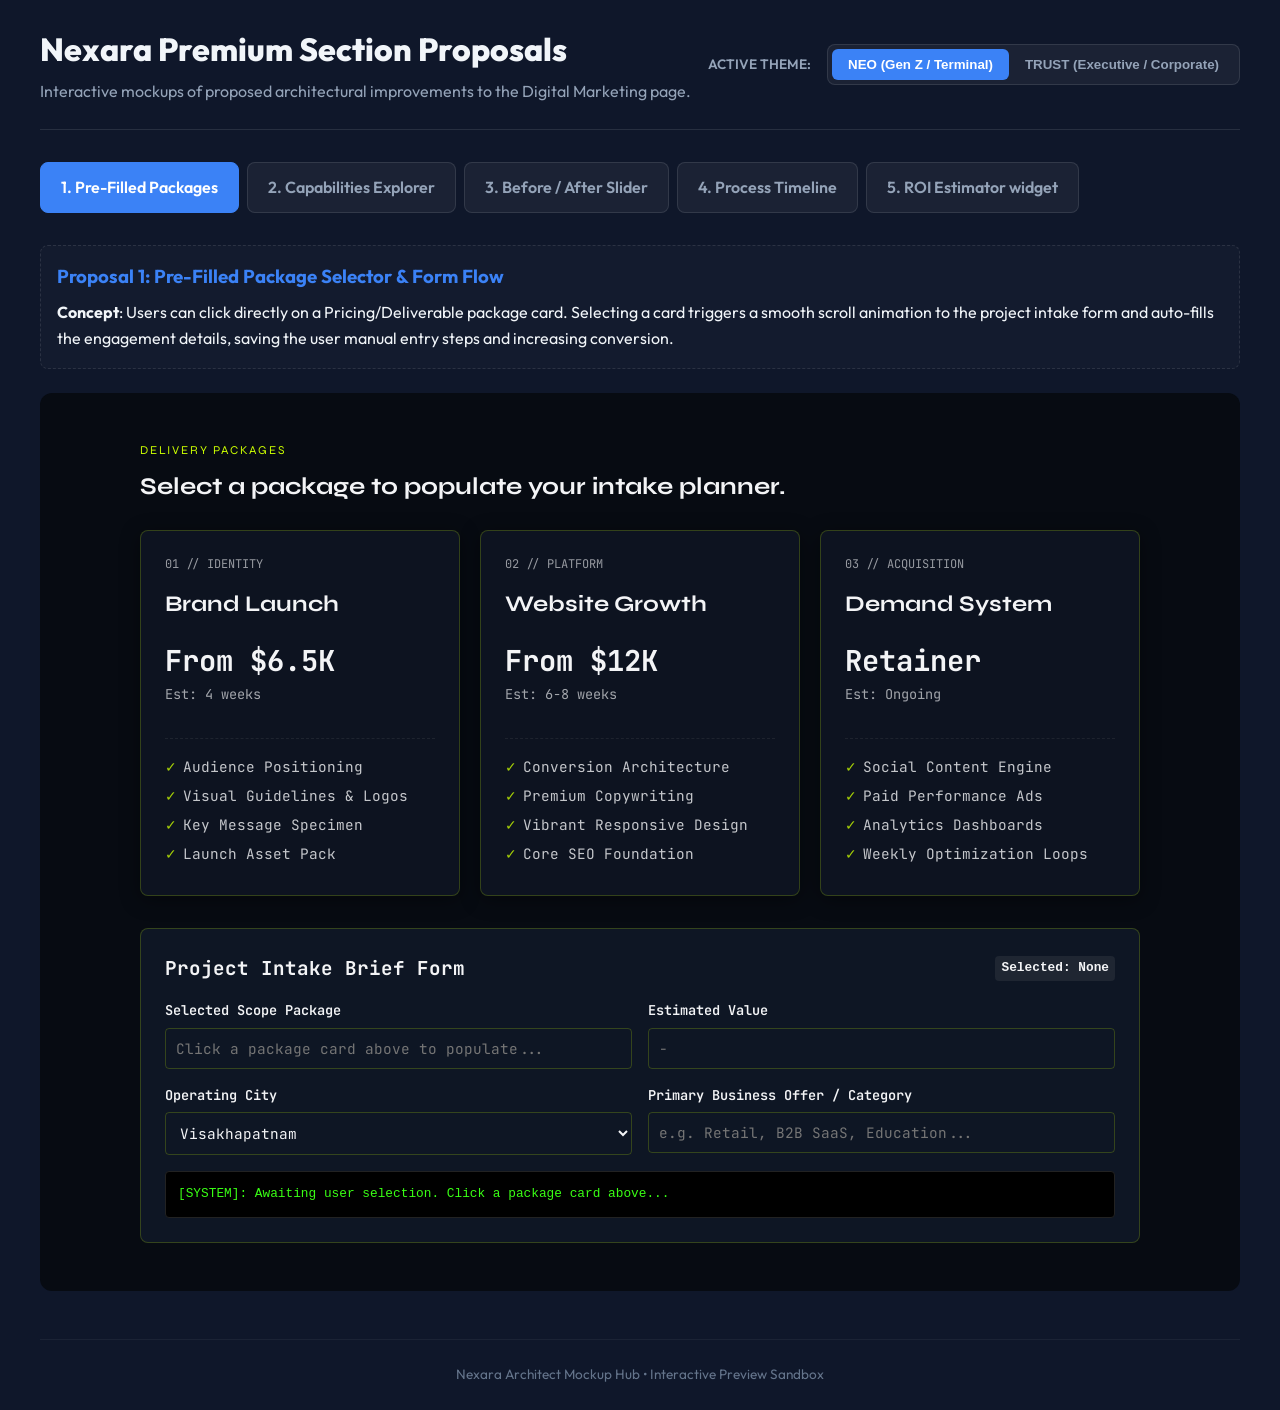
<file: marketing_proposals_mockup.html>
<!DOCTYPE html>
<html lang="en">
<head>
  <meta charset="UTF-8">
  <meta name="viewport" content="width=device-width, initial-scale=1.0">
  <title>Nexara Marketing Proposals Preview Mockup</title>
  <!-- Typography -->
  <link rel="preconnect" href="https://fonts.googleapis.com">
  <link rel="preconnect" href="https://fonts.gstatic.com" crossorigin>
  <link href="https://fonts.googleapis.com/css2?family=JetBrains+Mono:wght@300;400;500;700&family=Libre+Baskerville:ital,wght@0,400;0,700;1,400&family=Outfit:wght@300;400;600;800&family=Syne:wght@500;700;800&display=swap" rel="stylesheet">
  
  <style>
    :root {
      /* Shared basic colors */
      --transition: all 0.3s cubic-bezier(0.25, 0.8, 0.25, 1);
      
      /* Neo Theme variables */
      --neo-bg: #070b12;
      --neo-panel: rgba(16, 24, 39, 0.7);
      --neo-accent: #ccff00;
      --neo-accent-rgb: 204, 255, 0;
      --neo-accent-glow: rgba(204, 255, 0, 0.15);
      --neo-text: #f3f4f6;
      --neo-text-dim: #9ca3af;
      --neo-line: rgba(204, 255, 0, 0.2);
      --neo-font-head: 'Syne', sans-serif;
      --neo-font-body: 'JetBrains Mono', monospace;

      /* Trust Theme variables */
      --trust-bg: #f8fafc;
      --trust-panel: #ffffff;
      --trust-accent: #1e3a8a;
      --trust-accent-rgb: 30, 58, 138;
      --trust-accent-glow: rgba(30, 58, 138, 0.05);
      --trust-text: #1e293b;
      --trust-text-dim: #64748b;
      --trust-line: #e2e8f0;
      --trust-font-head: 'Libre Baskerville', serif;
      --trust-font-body: 'Outfit', sans-serif;
    }

    * {
      box-sizing: border-box;
      margin: 0;
      padding: 0;
    }

    body {
      background: #0f172a;
      color: #f1f5f9;
      font-family: 'Outfit', sans-serif;
      padding: 24px;
      line-height: 1.6;
    }

    header {
      max-width: 1200px;
      margin: 0 auto 32px auto;
      padding-bottom: 24px;
      border-bottom: 1px solid rgba(255, 255, 255, 0.1);
      display: flex;
      justify-content: space-between;
      align-items: center;
      flex-wrap: wrap;
      gap: 16px;
    }

    header h1 {
      font-size: 2rem;
      font-weight: 800;
    }

    header p {
      color: #94a3b8;
      margin-top: 4px;
    }

    /* Theme Selector Switcher */
    .theme-toggle-bar {
      display: flex;
      background: rgba(255, 255, 255, 0.05);
      padding: 4px;
      border-radius: 8px;
      border: 1px solid rgba(255, 255, 255, 0.1);
    }

    .theme-toggle-bar button {
      padding: 8px 16px;
      border: none;
      background: transparent;
      color: #94a3b8;
      font-weight: 600;
      border-radius: 6px;
      cursor: pointer;
      transition: var(--transition);
    }

    .theme-toggle-bar button.active {
      background: #3b82f6;
      color: #ffffff;
    }

    /* Main Grid & Proposals Navbar */
    .proposal-container {
      max-width: 1200px;
      margin: 0 auto;
    }

    .proposal-tabs {
      display: flex;
      gap: 8px;
      margin-bottom: 24px;
      overflow-x: auto;
      padding-bottom: 8px;
    }

    .proposal-tab {
      background: rgba(255, 255, 255, 0.05);
      border: 1px solid rgba(255, 255, 255, 0.1);
      color: #94a3b8;
      padding: 12px 20px;
      border-radius: 8px;
      cursor: pointer;
      font-weight: 600;
      white-space: nowrap;
      transition: var(--transition);
    }

    .proposal-tab:hover {
      background: rgba(255, 255, 255, 0.1);
      color: #ffffff;
    }

    .proposal-tab.active {
      background: #3b82f6;
      border-color: #3b82f6;
      color: #ffffff;
    }

    /* Proposal Wrapper styling */
    .proposal-content-section {
      display: none;
      animation: fadeIn 0.4s ease-out forwards;
    }

    .proposal-content-section.active {
      display: block;
    }

    @keyframes fadeIn {
      from { opacity: 0; transform: translateY(10px); }
      to { opacity: 1; transform: translateY(0); }
    }

    .proposal-intro {
      background: rgba(255, 255, 255, 0.02);
      border: 1px dashed rgba(255, 255, 255, 0.1);
      border-radius: 8px;
      padding: 16px;
      margin-bottom: 24px;
    }

    .proposal-intro h3 {
      color: #3b82f6;
      margin-bottom: 8px;
    }

    /* Theme Area Mockups */
    .preview-canvas {
      border-radius: 12px;
      padding: 48px 24px;
      position: relative;
      overflow: hidden;
      transition: var(--transition);
      min-height: 500px;
      display: flex;
      align-items: center;
      justify-content: center;
    }

    /* Preview Canvas under Neo Mode */
    .preview-canvas.theme-neo {
      background: var(--neo-bg);
      color: var(--neo-text);
      font-family: var(--neo-font-body);
    }

    .preview-canvas.theme-neo h2, 
    .preview-canvas.theme-neo h3,
    .preview-canvas.theme-neo .eyebrow {
      font-family: var(--neo-font-head);
    }

    /* Preview Canvas under Trust Mode */
    .preview-canvas.theme-trust {
      background: var(--trust-bg);
      color: var(--trust-text);
      font-family: var(--trust-font-body);
    }

    .preview-canvas.theme-trust h2,
    .preview-canvas.theme-trust h3,
    .preview-canvas.theme-trust .eyebrow {
      font-family: var(--trust-font-head);
    }

    .eyebrow {
      text-transform: uppercase;
      font-size: 0.75rem;
      letter-spacing: 0.15em;
      margin-bottom: 8px;
      display: block;
    }
    
    .theme-neo .eyebrow { color: var(--neo-accent); }
    .theme-trust .eyebrow { color: var(--trust-accent); font-weight: 700; }

    /* ─── PROPOSAL 1: PACKAGE SELECTOR FLOW ─── */
    .pkg-selector-wrapper {
      width: 100%;
      max-width: 1000px;
    }

    .pkg-grid {
      display: grid;
      grid-template-columns: repeat(auto-fit, minmax(280px, 1fr));
      gap: 20px;
      margin-bottom: 32px;
    }

    /* Cards */
    .pkg-card {
      position: relative;
      border-radius: 8px;
      padding: 24px;
      cursor: pointer;
      display: flex;
      flex-direction: column;
      justify-content: space-between;
      overflow: hidden;
      transition: var(--transition);
    }

    /* Neo Package Card */
    .theme-neo .pkg-card {
      background: var(--neo-panel);
      border: 1px solid var(--neo-line);
      box-shadow: 0 4px 20px rgba(0,0,0,0.4);
    }

    .theme-neo .pkg-card:hover, .theme-neo .pkg-card.selected {
      border-color: var(--neo-accent);
      box-shadow: 0 0 20px var(--neo-accent-glow);
      transform: translateY(-4px);
    }

    /* Trust Package Card */
    .theme-trust .pkg-card {
      background: var(--trust-panel);
      border: 1px solid var(--trust-line);
      box-shadow: 0 4px 12px rgba(0,0,0,0.03);
    }

    .theme-trust .pkg-card:hover, .theme-trust .pkg-card.selected {
      border-color: var(--trust-accent);
      box-shadow: 0 10px 24px rgba(30, 58, 138, 0.08);
      transform: translateY(-4px);
    }

    .pkg-card span {
      font-size: 0.75rem;
      text-transform: uppercase;
      opacity: 0.6;
      margin-bottom: 12px;
      display: block;
    }

    .pkg-card h3 {
      font-size: 1.4rem;
      margin-bottom: 8px;
    }

    .pkg-card .price-row {
      margin: 16px 0;
    }

    .pkg-card .price {
      font-size: 1.8rem;
      font-weight: 700;
    }

    .pkg-card .duration {
      font-size: 0.85rem;
      opacity: 0.65;
    }

    .pkg-card ul {
      list-style: none;
      font-size: 0.9rem;
      opacity: 0.8;
      margin-top: 16px;
      padding-top: 16px;
      border-top: 1px dashed rgba(128,128,128,0.2);
    }

    .pkg-card ul li {
      margin-bottom: 6px;
      display: flex;
      align-items: center;
      gap: 6px;
    }

    .pkg-card ul li::before {
      content: "✓";
      color: inherit;
    }
    .theme-neo .pkg-card ul li::before { color: var(--neo-accent); }
    .theme-trust .pkg-card ul li::before { color: var(--trust-accent); }

    /* Selection Indicator */
    .pkg-badge {
      position: absolute;
      top: 12px;
      right: 12px;
      padding: 2px 8px;
      font-size: 0.7rem;
      border-radius: 4px;
      font-weight: 700;
      opacity: 0;
      transform: scale(0.8);
      transition: var(--transition);
    }

    .theme-neo .pkg-badge {
      background: var(--neo-accent);
      color: #000;
    }
    
    .theme-trust .pkg-badge {
      background: var(--trust-accent);
      color: #fff;
    }

    .pkg-card.selected .pkg-badge {
      opacity: 1;
      transform: scale(1);
    }

    /* Brief Simulator Form Panel */
    .brief-planner-simulator {
      border-radius: 8px;
      padding: 24px;
      transition: var(--transition);
    }

    .theme-neo .brief-planner-simulator {
      background: rgba(16, 24, 39, 0.9);
      border: 1px solid var(--neo-line);
    }

    .theme-trust .brief-planner-simulator {
      background: var(--trust-panel);
      border: 1px solid var(--trust-line);
      box-shadow: 0 4px 12px rgba(0,0,0,0.05);
    }

    .simulator-title {
      font-size: 1.2rem;
      font-weight: 700;
      margin-bottom: 16px;
      display: flex;
      align-items: center;
      justify-content: space-between;
    }

    .sim-tag {
      font-family: monospace;
      font-size: 0.8rem;
      padding: 2px 6px;
      background: rgba(128,128,128,0.15);
      border-radius: 4px;
    }

    .brief-form-fields {
      display: grid;
      grid-template-columns: 1fr 1fr;
      gap: 16px;
    }

    @media (max-width: 768px) {
      .brief-form-fields { grid-template-columns: 1fr; }
    }

    .form-group {
      display: flex;
      flex-direction: column;
      gap: 6px;
    }

    .form-group label {
      font-size: 0.85rem;
      font-weight: 600;
    }

    .form-group input, .form-group select {
      padding: 10px;
      border-radius: 4px;
      font-size: 0.9rem;
      outline: none;
      transition: var(--transition);
      background: transparent;
    }

    .theme-neo .form-group input, .theme-neo .form-group select {
      border: 1px solid var(--neo-line);
      color: var(--neo-text);
      font-family: var(--neo-font-body);
    }

    .theme-neo .form-group input:focus, .theme-neo .form-group select:focus {
      border-color: var(--neo-accent);
      box-shadow: 0 0 8px rgba(var(--neo-accent-rgb), 0.3);
    }

    .theme-trust .form-group input, .theme-trust .form-group select {
      border: 1px solid var(--trust-line);
      color: var(--trust-text);
      font-family: var(--trust-font-body);
      background: #f8fafc;
    }

    .theme-trust .form-group input:focus, .theme-trust .form-group select:focus {
      border-color: var(--trust-accent);
      background: #fff;
    }

    .sim-terminal-output {
      margin-top: 16px;
      background: #000;
      color: #39ff14;
      font-family: monospace;
      padding: 12px;
      border-radius: 4px;
      font-size: 0.8rem;
      max-height: 120px;
      overflow-y: auto;
      border: 1px solid #222;
      display: none;
    }

    .theme-neo .sim-terminal-output {
      display: block;
    }


    /* ─── PROPOSAL 2: CAPABILITIES EXPLORER ─── */
    .explorer-wrapper {
      width: 100%;
      max-width: 1000px;
      display: grid;
      grid-template-columns: 1fr 1fr;
      gap: 24px;
    }

    @media (max-width: 768px) {
      .explorer-wrapper { grid-template-columns: 1fr; }
    }

    .explorer-sidebar {
      display: flex;
      flex-direction: column;
      gap: 10px;
    }

    .explorer-tab-item {
      padding: 16px;
      border-radius: 6px;
      cursor: pointer;
      transition: var(--transition);
      display: flex;
      justify-content: space-between;
      align-items: center;
    }

    /* Neo Explorer Item */
    .theme-neo .explorer-tab-item {
      background: var(--neo-panel);
      border: 1px solid var(--neo-line);
      font-family: var(--neo-font-body);
    }

    .theme-neo .explorer-tab-item.active {
      border-color: var(--neo-accent);
      background: rgba(204, 255, 0, 0.08);
      color: var(--neo-accent);
    }

    /* Trust Explorer Item */
    .theme-trust .explorer-tab-item {
      background: var(--trust-panel);
      border: 1px solid var(--trust-line);
      font-family: var(--trust-font-body);
    }

    .theme-trust .explorer-tab-item.active {
      border-color: var(--trust-accent);
      background: rgba(30, 58, 138, 0.05);
      color: var(--trust-accent);
      font-weight: 600;
    }

    .explorer-detail-pane {
      border-radius: 8px;
      padding: 24px;
      display: flex;
      flex-direction: column;
      justify-content: space-between;
      transition: var(--transition);
    }

    .theme-neo .explorer-detail-pane {
      background: var(--neo-panel);
      border: 1px solid var(--neo-line);
    }

    .theme-trust .explorer-detail-pane {
      background: var(--trust-panel);
      border: 1px solid var(--trust-line);
      box-shadow: 0 4px 12px rgba(0,0,0,0.03);
    }

    .detail-heading {
      font-size: 1.3rem;
      margin-bottom: 12px;
      font-weight: 700;
    }

    .detail-outcome {
      font-size: 0.85rem;
      text-transform: uppercase;
      padding: 2px 8px;
      border-radius: 4px;
      display: inline-block;
      margin-bottom: 16px;
      font-family: monospace;
    }

    .theme-neo .detail-outcome {
      background: rgba(204, 255, 0, 0.1);
      color: var(--neo-accent);
      border: 1px solid var(--neo-line);
    }

    .theme-trust .detail-outcome {
      background: rgba(30, 58, 138, 0.08);
      color: var(--trust-accent);
    }

    .detail-list {
      list-style: none;
      display: flex;
      flex-direction: column;
      gap: 8px;
    }

    .detail-list li {
      font-size: 0.95rem;
      display: flex;
      align-items: center;
      gap: 8px;
    }

    .detail-list li::before {
      content: "▪";
    }

    .theme-neo .detail-list li::before { color: var(--neo-accent); }
    .theme-trust .detail-list li::before { color: var(--trust-accent); }

    .explorer-visual-mock {
      height: 100px;
      border-radius: 6px;
      margin-top: 24px;
      display: flex;
      align-items: center;
      justify-content: center;
      font-size: 0.85rem;
      border: 1px dashed rgba(128,128,128,0.2);
      background: rgba(128,128,128,0.02);
    }


    /* ─── PROPOSAL 3: BEFORE/AFTER SLIDER ─── */
    .slider-showcase-wrapper {
      width: 100%;
      max-width: 750px;
    }

    .comparison-container {
      position: relative;
      width: 100%;
      height: 380px;
      border-radius: 8px;
      overflow: hidden;
      box-sizing: border-box;
      user-select: none;
    }

    .theme-neo .comparison-container {
      border: 1px solid var(--neo-line);
    }

    .theme-trust .comparison-container {
      border: 1px solid var(--trust-line);
      box-shadow: 0 10px 30px rgba(0,0,0,0.08);
    }

    .comp-panel {
      position: absolute;
      top: 0;
      left: 0;
      width: 100%;
      height: 100%;
      overflow: hidden;
    }

    /* Before - Flat stack styled text boxes */
    .comp-before {
      background: #1e293b;
      color: #94a3b8;
      z-index: 1;
      display: flex;
      flex-direction: column;
      justify-content: center;
      padding: 40px;
    }

    .theme-trust .comp-before {
      background: #f1f5f9;
      color: #64748b;
    }

    .before-headline {
      font-size: 1.5rem;
      font-weight: 700;
      margin-bottom: 12px;
      color: #fff;
    }

    .theme-trust .before-headline {
      color: #0f172a;
    }

    .before-stack-box {
      border: 1px solid rgba(128,128,128,0.2);
      padding: 12px;
      border-radius: 4px;
      background: rgba(128,128,128,0.05);
      margin-bottom: 10px;
      font-size: 0.85rem;
    }

    /* After - Interactive Premium designs */
    .comp-after {
      background: #030712;
      color: #e5e7eb;
      z-index: 2;
      width: 50%; /* Adjusted dynamically by JS */
      display: flex;
      flex-direction: column;
      justify-content: center;
      padding: 40px;
      border-right: 2px solid #3b82f6;
    }

    .theme-trust .comp-after {
      background: #ffffff;
      color: #1e293b;
      border-right-color: #1e3a8a;
    }

    .after-content-mock {
      min-width: 670px; /* Keep layout consistent while sliding */
      position: relative;
    }

    .after-grid {
      display: grid;
      grid-template-columns: repeat(2, 1fr);
      gap: 16px;
      margin-top: 16px;
    }

    .after-glass-card {
      border-radius: 8px;
      padding: 16px;
      position: relative;
      overflow: hidden;
      backdrop-filter: blur(8px);
    }

    .theme-neo .after-glass-card {
      background: rgba(16, 24, 39, 0.8);
      border: 1px solid var(--neo-line);
      box-shadow: 0 0 15px rgba(204, 255, 0, 0.04);
    }

    .theme-trust .after-glass-card {
      background: #ffffff;
      border: 1px solid var(--trust-line);
      box-shadow: 0 4px 16px rgba(30, 58, 138, 0.05);
    }

    .glow-dot-mock {
      position: absolute;
      top: 10px;
      right: 10px;
      width: 6px;
      height: 6px;
      border-radius: 50%;
      background: currentColor;
    }

    /* Slider Bar Control overlay */
    .slider-handle {
      position: absolute;
      top: 0;
      left: 50%;
      width: 40px;
      height: 40px;
      margin-left: -20px;
      margin-top: 170px;
      background: #3b82f6;
      border-radius: 50%;
      cursor: ew-resize;
      z-index: 10;
      display: flex;
      align-items: center;
      justify-content: center;
      box-shadow: 0 0 15px rgba(59, 130, 246, 0.5);
      border: 3px solid #fff;
      color: #fff;
      font-weight: bold;
      font-size: 0.9rem;
    }

    .theme-trust .slider-handle {
      background: var(--trust-accent);
      box-shadow: 0 0 15px rgba(30, 58, 138, 0.4);
    }

    .slider-indicator-labels {
      display: flex;
      justify-content: space-between;
      margin-top: 12px;
      font-size: 0.8rem;
      color: #94a3b8;
    }


    /* ─── PROPOSAL 4: PROCESS TIMELINE TRACKER ─── */
    .timeline-wrapper {
      width: 100%;
      max-width: 900px;
    }

    .timeline-steps-container {
      position: relative;
      display: flex;
      justify-content: space-between;
      margin-bottom: 40px;
      padding-top: 20px;
    }

    /* Connect track bar */
    .timeline-steps-container::before {
      content: "";
      position: absolute;
      top: 40px;
      left: 0;
      width: 100%;
      height: 4px;
      background: rgba(128,128,128,0.15);
      z-index: 1;
    }

    .timeline-track-filled {
      position: absolute;
      top: 40px;
      left: 0;
      width: 33%; /* Driven by dynamic selections */
      height: 4px;
      z-index: 2;
      transition: var(--transition);
    }

    .theme-neo .timeline-track-filled {
      background: var(--neo-accent);
      box-shadow: 0 0 10px var(--neo-accent);
    }

    .theme-trust .timeline-track-filled {
      background: var(--trust-accent);
    }

    .timeline-node {
      position: relative;
      z-index: 5;
      display: flex;
      flex-direction: column;
      align-items: center;
      cursor: pointer;
    }

    .node-circle {
      width: 44px;
      height: 44px;
      border-radius: 50%;
      display: flex;
      align-items: center;
      justify-content: center;
      font-weight: 700;
      transition: var(--transition);
      font-size: 0.95rem;
    }

    /* Neo Node circle */
    .theme-neo .node-circle {
      background: #0f172a;
      border: 2px solid var(--neo-line);
      color: var(--neo-text-dim);
    }

    .theme-neo .timeline-node.active .node-circle {
      border-color: var(--neo-accent);
      color: var(--neo-accent);
      box-shadow: 0 0 15px var(--neo-accent-glow);
      background: #070b12;
    }

    /* Trust Node circle */
    .theme-trust .node-circle {
      background: #fff;
      border: 2px solid var(--trust-line);
      color: var(--trust-text-dim);
    }

    .theme-trust .timeline-node.active .node-circle {
      border-color: var(--trust-accent);
      color: #fff;
      background: var(--trust-accent);
    }

    .node-label {
      font-size: 0.85rem;
      margin-top: 10px;
      font-weight: 600;
      transition: var(--transition);
    }

    .timeline-node.active .node-label {
      color: inherit;
    }

    .timeline-active-content-pane {
      border-radius: 8px;
      padding: 32px;
      text-align: center;
      transition: var(--transition);
      animation: fadeIn 0.3s ease-out;
    }

    .theme-neo .timeline-active-content-pane {
      background: var(--neo-panel);
      border: 1px solid var(--neo-line);
    }

    .theme-trust .timeline-active-content-pane {
      background: var(--trust-panel);
      border: 1px solid var(--trust-line);
      box-shadow: 0 4px 20px rgba(0,0,0,0.03);
    }

    .timeline-step-eyebrow {
      font-size: 0.8rem;
      opacity: 0.6;
      margin-bottom: 8px;
    }

    .timeline-step-title {
      font-size: 1.5rem;
      margin-bottom: 12px;
      font-weight: 700;
    }


    /* ─── PROPOSAL 5: ROI ESTIMATOR WIDGET ─── */
    .roi-wrapper {
      width: 100%;
      max-width: 850px;
    }

    .roi-container {
      border-radius: 12px;
      padding: 32px;
      display: grid;
      grid-template-columns: 1fr 1fr;
      gap: 32px;
      transition: var(--transition);
    }

    @media (max-width: 768px) {
      .roi-container { grid-template-columns: 1fr; }
    }

    .theme-neo .roi-container {
      background: var(--neo-panel);
      border: 1px solid var(--neo-line);
    }

    .theme-trust .roi-container {
      background: var(--trust-panel);
      border: 1px solid var(--trust-line);
      box-shadow: 0 10px 30px rgba(0,0,0,0.03);
    }

    .roi-controls {
      display: flex;
      flex-direction: column;
      gap: 24px;
    }

    .roi-slider-group {
      display: flex;
      flex-direction: column;
      gap: 8px;
    }

    .roi-slider-label {
      font-size: 0.9rem;
      font-weight: 600;
      display: flex;
      justify-content: space-between;
    }

    .roi-slider-val {
      font-family: monospace;
      color: inherit;
    }
    .theme-neo .roi-slider-val { color: var(--neo-accent); }
    .theme-trust .roi-slider-val { color: var(--trust-accent); }

    .roi-slider-group input[type="range"] {
      width: 100%;
      height: 6px;
      border-radius: 3px;
      outline: none;
      -webkit-appearance: none;
      background: rgba(128,128,128,0.2);
    }

    .roi-results-pane {
      display: flex;
      flex-direction: column;
      justify-content: center;
      align-items: center;
      text-align: center;
      padding: 24px;
      border-radius: 8px;
      background: rgba(128,128,128,0.03);
      border: 1px solid rgba(128,128,128,0.1);
    }

    .roi-metric-big {
      font-size: 3rem;
      font-weight: 800;
      line-height: 1;
      margin-bottom: 8px;
    }

    .theme-neo .roi-metric-big {
      color: var(--neo-accent);
      text-shadow: 0 0 15px var(--neo-accent-glow);
    }

    .theme-trust .roi-metric-big {
      color: var(--trust-accent);
    }

    .roi-recommendation-box {
      margin-top: 20px;
      font-size: 0.85rem;
      padding: 12px;
      border-radius: 4px;
      background: rgba(128,128,128,0.05);
      width: 100%;
    }

    .theme-neo .roi-recommendation-box {
      border-left: 3px solid var(--neo-accent);
    }

    .theme-trust .roi-recommendation-box {
      border-left: 3px solid var(--trust-accent);
    }
  </style>
</head>
<body>

  <header>
    <div>
      <h1>Nexara Premium Section Proposals</h1>
      <p>Interactive mockups of proposed architectural improvements to the Digital Marketing page.</p>
    </div>
    
    <div style="display: flex; align-items: center; gap: 16px;">
      <span style="font-size: 0.85rem; color: #94a3b8; font-weight: 600;">ACTIVE THEME:</span>
      <div class="theme-toggle-bar">
        <button id="btn-theme-neo" class="active" onclick="setTheme('neo')">NEO (Gen Z / Terminal)</button>
        <button id="btn-theme-trust" onclick="setTheme('trust')">TRUST (Executive / Corporate)</button>
      </div>
    </div>
  </header>

  <div class="proposal-container">
    
    <!-- Tab Controls -->
    <div class="proposal-tabs">
      <div class="proposal-tab active" onclick="showProposal(1)">1. Pre-Filled Packages</div>
      <div class="proposal-tab" onclick="showProposal(2)">2. Capabilities Explorer</div>
      <div class="proposal-tab" onclick="showProposal(3)">3. Before / After Slider</div>
      <div class="proposal-tab" onclick="showProposal(4)">4. Process Timeline</div>
      <div class="proposal-tab" onclick="showProposal(5)">5. ROI Estimator widget</div>
    </div>

    <!-- ──────────────────────────────────────────────
         PROPOSAL 1 SECTION
         ────────────────────────────────────────────── -->
    <section id="proposal-1" class="proposal-content-section active">
      <div class="proposal-intro">
        <h3>Proposal 1: Pre-Filled Package Selector & Form Flow</h3>
        <p><strong>Concept</strong>: Users can click directly on a Pricing/Deliverable package card. Selecting a card triggers a smooth scroll animation to the project intake form and auto-fills the engagement details, saving the user manual entry steps and increasing conversion.</p>
      </div>

      <div class="preview-canvas theme-neo" id="canvas-1">
        <div class="pkg-selector-wrapper">
          <span class="eyebrow">Delivery Packages</span>
          <h2 style="margin-bottom: 24px;">Select a package to populate your intake planner.</h2>

          <div class="pkg-grid">
            
            <div class="pkg-card" onclick="selectPackage(this, 'Brand Launch', '$6,500+', '4 weeks')">
              <div class="pkg-badge">SELECTED</div>
              <div>
                <span>01 // IDENTITY</span>
                <h3>Brand Launch</h3>
                <div class="price-row">
                  <div class="price">From $6.5K</div>
                  <div class="duration">Est: 4 weeks</div>
                </div>
              </div>
              <ul>
                <li>Audience Positioning</li>
                <li>Visual Guidelines & Logos</li>
                <li>Key Message Specimen</li>
                <li>Launch Asset Pack</li>
              </ul>
            </div>

            <div class="pkg-card" onclick="selectPackage(this, 'Website Growth', '$12,000+', '6-8 weeks')">
              <div class="pkg-badge">SELECTED</div>
              <div>
                <span>02 // PLATFORM</span>
                <h3>Website Growth</h3>
                <div class="price-row">
                  <div class="price">From $12K</div>
                  <div class="duration">Est: 6-8 weeks</div>
                </div>
              </div>
              <ul>
                <li>Conversion Architecture</li>
                <li>Premium Copywriting</li>
                <li>Vibrant Responsive Design</li>
                <li>Core SEO Foundation</li>
              </ul>
            </div>

            <div class="pkg-card" onclick="selectPackage(this, 'Demand System', 'Retainer-based', 'Monthly')">
              <div class="pkg-badge">SELECTED</div>
              <div>
                <span>03 // ACQUISITION</span>
                <h3>Demand System</h3>
                <div class="price-row">
                  <div class="price">Retainer</div>
                  <div class="duration">Est: Ongoing</div>
                </div>
              </div>
              <ul>
                <li>Social Content Engine</li>
                <li>Paid Performance Ads</li>
                <li>Analytics Dashboards</li>
                <li>Weekly Optimization Loops</li>
              </ul>
            </div>

          </div>

          <!-- The Intake Planner Simulator -->
          <div class="brief-planner-simulator">
            <div class="simulator-title">
              <span>Project Intake Brief Form</span>
              <span class="sim-tag" id="brief-selected-tag">Selected: None</span>
            </div>
            
            <div class="brief-form-fields">
              <div class="form-group">
                <label>Selected Scope Package</label>
                <input type="text" id="form-package-name" readonly placeholder="Click a package card above to populate...">
              </div>
              <div class="form-group">
                <label>Estimated Value</label>
                <input type="text" id="form-package-price" readonly placeholder="-">
              </div>
              <div class="form-group">
                <label>Operating City</label>
                <select id="form-city">
                  <option>Visakhapatnam</option>
                  <option>Hyderabad</option>
                  <option>Bangalore</option>
                  <option>Remote / Global</option>
                </select>
              </div>
              <div class="form-group">
                <label>Primary Business Offer / Category</label>
                <input type="text" placeholder="e.g. Retail, B2B SaaS, Education...">
              </div>
            </div>

            <div class="sim-terminal-output" id="terminal-p1">
              [SYSTEM]: Awaiting user selection. Click a package card above...
            </div>
          </div>

        </div>
      </div>
    </section>

    <!-- ──────────────────────────────────────────────
         PROPOSAL 2 SECTION
         ────────────────────────────────────────────── -->
    <section id="proposal-2" class="proposal-content-section">
      <div class="proposal-intro">
        <h3>Proposal 2: Dynamic Capabilities Explorer</h3>
        <p><strong>Concept</strong>: Instead of stacking all deliverables in a massive static table, this explorer groups skills into tabbed panes. The user clicks a capability to view its outcomes, concrete deliverables, and visual meta charts instantly.</p>
      </div>

      <div class="preview-canvas theme-neo" id="canvas-2">
        <div class="explorer-wrapper">
          
          <div class="explorer-sidebar">
            <span class="eyebrow">Capabilities</span>
            <div class="explorer-tab-item active" onclick="exploreCapability(this, 'Brand Systems', 'Clear market identity', ['Positioning matrix', 'Visual asset styles', 'Brand guidelines specimen', 'Market launch starter-kit'])">
              <span>Brand Systems</span>
              <span>→</span>
            </div>
            <div class="explorer-tab-item" onclick="exploreCapability(this, 'Websites', 'High-conversion frontend', ['UX structural paths', 'Landing page layouts', 'Copy hierarchy frameworks', 'Fully responsive assets'])">
              <span>Websites</span>
              <span>→</span>
            </div>
            <div class="explorer-tab-item" onclick="exploreCapability(this, 'Social Media', 'Consistent channel footprint', ['Content pillar setup', 'Visual calendar templates', 'Rich carousel layouts', 'Publishing workflows'])">
              <span>Social Media</span>
              <span>→</span>
            </div>
            <div class="explorer-tab-item" onclick="exploreCapability(this, 'Performance Ads', 'Calculated client acquisition', ['Ad account infrastructure', 'Creative variations tests', 'Audience targeting matrices', 'Weekly spend audit sheets'])">
              <span>Performance Ads</span>
              <span>→</span>
            </div>
          </div>

          <div class="explorer-detail-pane">
            <div>
              <span class="eyebrow">Outcome / Focus</span>
              <div class="detail-outcome" id="exp-outcome">Clear market identity</div>
              <div class="detail-heading" id="exp-title">Brand Systems</div>
              
              <p style="margin-bottom: 16px; font-size: 0.9rem; opacity: 0.8;">Concrete deliverables generated under this service:</p>
              <ul class="detail-list" id="exp-list">
                <li>Positioning matrix</li>
                <li>Visual asset styles</li>
                <li>Brand guidelines specimen</li>
                <li>Market launch starter-kit</li>
              </ul>
            </div>

            <div class="explorer-visual-mock" id="exp-visual-indicator">
              Visual System Blueprint active
            </div>
          </div>

        </div>
      </div>
    </section>

    <!-- ──────────────────────────────────────────────
         PROPOSAL 3 SECTION
         ────────────────────────────────────────────── -->
    <section id="proposal-3" class="proposal-content-section">
      <div class="proposal-intro">
        <h3>Proposal 3: Interactive Before / After Design Slider</h3>
        <p><strong>Concept</strong>: A highly interactive slider module comparing standard stacked text cards (representing generic marketing structures) vs. Nexara's premium interactive cards. Users drag the slider handle left/right to reveal the difference in real-time.</p>
      </div>

      <div class="preview-canvas theme-neo" id="canvas-3">
        <div class="slider-showcase-wrapper">
          <span class="eyebrow">Design Standard</span>
          <h2 style="margin-bottom: 24px;">Slide to reveal the Nexara design standard.</h2>

          <div class="comparison-container" id="comp-box">
            
            <!-- BEFORE -->
            <div class="comp-panel comp-before">
              <div style="max-width: 600px;">
                <div class="before-headline">The Standard Stacked Text Box</div>
                <p style="margin-bottom: 20px; font-size: 0.9rem;">Generic marketing agencies list services in flat, uninspired text grids. They look dry and receive zero user engagement.</p>
                <div class="before-stack-box">
                  <strong>Brand Naming:</strong> We name your business and choose matching domain paths.
                </div>
                <div class="before-stack-box">
                  <strong>Landing Pages:</strong> We design standard templates on corporate platforms.
                </div>
              </div>
            </div>

            <!-- AFTER -->
            <div class="comp-panel comp-after" id="comp-after-pane">
              <div class="after-content-mock">
                <div class="before-headline">Nexara Interactive Spotlights</div>
                <p style="margin-bottom: 20px; font-size: 0.9rem; opacity: 0.85;">We build custom, dynamic mockups with cursor-tracking spotlight layers that feel premium and responsive.</p>
                <div class="after-grid">
                  <div class="after-glass-card">
                    <div class="glow-dot-mock"></div>
                    <h4 style="margin-bottom: 4px; font-size: 1rem;">Brand Specimen</h4>
                    <p style="font-size: 0.75rem; opacity: 0.7;">Custom typographic guides and palettes that command attention.</p>
                  </div>
                  <div class="after-glass-card">
                    <div class="glow-dot-mock"></div>
                    <h4 style="margin-bottom: 4px; font-size: 1rem;">Web Mockup</h4>
                    <p style="font-size: 0.75rem; opacity: 0.7;">Fully interactive layout components built to increase conversions.</p>
                  </div>
                </div>
              </div>
            </div>

            <!-- Slider Handle -->
            <div class="slider-handle" id="slider-handle-ctrl">↔</div>

          </div>

          <div class="slider-indicator-labels">
            <span>← DRAG RIGHT FOR NEXARA CODE</span>
            <span>DRAG LEFT FOR GENERIC GRID →</span>
          </div>
        </div>
      </div>
    </section>

    <!-- ──────────────────────────────────────────────
         PROPOSAL 4 SECTION
         ────────────────────────────────────────────── -->
    <section id="proposal-4" class="proposal-content-section">
      <div class="proposal-intro">
        <h3>Proposal 4: Interactive Progress Timeline</h3>
        <p><strong>Concept</strong>: Replaces static "How it works" columns with an interactive stepper timeline. Clicking steps shows the precise workflows, actions, and milestones for each stage, mapping the client path cleanly.</p>
      </div>

      <div class="preview-canvas theme-neo" id="canvas-4">
        <div class="timeline-wrapper">
          <span class="eyebrow">Delivery Pipeline</span>
          <h2 style="margin-bottom: 20px;">The Engagement Workflow</h2>

          <div class="timeline-steps-container">
            <div class="timeline-track-filled" id="time-track"></div>
            
            <div class="timeline-node active" onclick="activateStep(this, 1, 'Position', 'Clarify audience constraints, service categories, core offers, and credibility matrices before designing assets.')">
              <div class="node-circle">01</div>
              <div class="node-label">Position</div>
            </div>

            <div class="timeline-node" onclick="activateStep(this, 2, 'Build Assets', 'Assemble brand voice libraries, visual guidelines, conversion-focused landing pages, and initial ad copy variations.')">
              <div class="node-circle">02</div>
              <div class="node-label">Build</div>
            </div>

            <div class="timeline-node" onclick="activateStep(this, 3, 'Launch', 'Establish primary search indexing configurations, initialize content distribution templates, and open initial acquisition layers.')">
              <div class="node-circle">03</div>
              <div class="node-label">Launch</div>
            </div>

            <div class="timeline-node" onclick="activateStep(this, 4, 'Optimize', 'Conduct analytics dashboard audits, experiment with high-click ad creative variations, and scale high-value search nodes.')">
              <div class="node-circle">04</div>
              <div class="node-label">Optimize</div>
            </div>
          </div>

          <div class="timeline-active-content-pane">
            <div class="timeline-step-eyebrow" id="time-step-tag">STAGE 01 // PREPARATION</div>
            <div class="timeline-step-title" id="time-step-title">Position</div>
            <p id="time-step-desc" style="max-width: 600px; margin: 0 auto; font-size: 0.95rem; opacity: 0.85;">
              Clarify audience constraints, service categories, core offers, and credibility matrices before designing assets.
            </p>
          </div>

        </div>
      </div>
    </section>

    <!-- ──────────────────────────────────────────────
         PROPOSAL 5 SECTION
         ────────────────────────────────────────────── -->
    <section id="proposal-5" class="proposal-content-section">
      <div class="proposal-intro">
        <h3>Proposal 5: Interactive ROI & Brief Estimator</h3>
        <p><strong>Concept</strong>: A high-engagement calculator widget. By adjusting visitor volume and conversion target slides, prospect clients get immediate, visual proof of conversion values, prompting them to initiate a custom campaign scope brief.</p>
      </div>

      <div class="preview-canvas theme-neo" id="canvas-5">
        <div class="roi-wrapper">
          <span class="eyebrow">Conversion Calculator</span>
          <h2 style="margin-bottom: 24px;">Project the value of an optimized conversion funnel.</h2>

          <div class="roi-container">
            
            <div class="roi-controls">
              <div class="roi-slider-group">
                <div class="roi-slider-label">
                  <span>Current Monthly Visitors</span>
                  <span class="roi-slider-val" id="val-visitors">15,000</span>
                </div>
                <input type="range" id="input-visitors" min="1000" max="100000" step="1000" value="15000" oninput="calculateROI()">
              </div>

              <div class="roi-slider-group">
                <div class="roi-slider-label">
                  <span>Average Lead Value ($)</span>
                  <span class="roi-slider-val" id="val-value">$150</span>
                </div>
                <input type="range" id="input-value" min="10" max="1000" step="10" value="150" oninput="calculateROI()">
              </div>

              <div class="roi-slider-group">
                <div class="roi-slider-label">
                  <span>Conversion Optimization Rate</span>
                  <span class="roi-slider-val" id="val-conversion">2.4%</span>
                </div>
                <input type="range" id="input-conversion" min="0.5" max="8.0" step="0.1" value="2.4" oninput="calculateROI()">
              </div>
            </div>

            <div class="roi-results-pane">
              <span class="eyebrow">Projected Monthly Value</span>
              <div class="roi-metric-big" id="roi-metric-result">$54,000</div>
              <p style="font-size: 0.85rem; opacity: 0.75; margin-bottom: 16px;">Based on <span id="res-leads">360</span> estimated conversions per month</p>
              
              <div class="roi-recommendation-box" id="roi-reco">
                <strong>Recommended Scope:</strong> Website Growth & Conversion Optimization.
              </div>
            </div>

          </div>
        </div>
      </div>
    </section>

  </div>

  <footer style="max-width: 1200px; margin: 48px auto 0 auto; text-align: center; color: #64748b; font-size: 0.85rem; border-top: 1px solid rgba(255,255,255,0.05); padding-top: 24px;">
    Nexara Architect Mockup Hub • Interactive Preview Sandbox
  </footer>

  <script>
    let activeTheme = 'neo';

    function setTheme(theme) {
      activeTheme = theme;
      
      // Update toggle buttons
      document.getElementById('btn-theme-neo').classList.toggle('active', theme === 'neo');
      document.getElementById('btn-theme-trust').classList.toggle('active', theme === 'trust');
      
      // Update preview canvas wrappers
      for(let i=1; i<=5; i++) {
        const canvas = document.getElementById(`canvas-${i}`);
        if(canvas) {
          canvas.className = `preview-canvas theme-${theme}`;
        }
      }

      // Re-trigger calculations & details formatting
      calculateROI();
    }

    function showProposal(index) {
      // Hide all proposal sections
      const sections = document.querySelectorAll('.proposal-content-section');
      sections.forEach(s => s.classList.remove('active'));

      // Show targeted section
      const activeSec = document.getElementById(`proposal-${index}`);
      if (activeSec) activeSec.classList.add('active');

      // Update tabs active state
      const tabs = document.querySelectorAll('.proposal-tab');
      tabs.forEach((t, idx) => {
        t.classList.toggle('active', idx + 1 === index);
      });
    }

    // ──────────────────────────────────────────────
    // PROPOSAL 1: PACKAGE SELECTOR INTERACTIONS
    // ──────────────────────────────────────────────
    function selectPackage(cardElement, name, val, est) {
      // Unselect all card elements
      const cards = document.querySelectorAll('.pkg-card');
      cards.forEach(c => c.classList.remove('selected'));

      // Select target
      cardElement.classList.add('selected');

      // Fill in input fields
      document.getElementById('form-package-name').value = name;
      document.getElementById('form-package-price').value = val;

      // Update badge
      document.getElementById('brief-selected-tag').innerText = `Selected: ${name}`;

      // Feed terminal logger
      const terminal = document.getElementById('terminal-p1');
      if (terminal) {
        terminal.innerText = `[SYSTEM LOG]: Package connection established.\n` +
          `>> Selected: "${name}"\n` +
          `>> Est. Tier: "${val}" (Schedule: ${est})\n` +
          `[LOG]: Scope injected into Brief builder successfully. Form parameters pre-filled.`;
      }
    }

    // ──────────────────────────────────────────────
    // PROPOSAL 2: CAPABILITIES EXPLORER
    // ──────────────────────────────────────────────
    function exploreCapability(tabElement, title, outcome, deliverables) {
      // Toggle active states on side list
      const items = document.querySelectorAll('.explorer-tab-item');
      items.forEach(i => i.classList.remove('active'));
      tabElement.classList.add('active');

      // Update target detail pane
      document.getElementById('exp-title').innerText = title;
      document.getElementById('exp-outcome').innerText = outcome;

      // Populate deliverables list
      const listContainer = document.getElementById('exp-list');
      listContainer.innerHTML = '';
      deliverables.forEach(d => {
        const li = document.createElement('li');
        li.innerText = d;
        listContainer.appendChild(li);
      });

      // Update visual indicator text
      document.getElementById('exp-visual-indicator').innerText = `${title} blueprint mockup loaded.`;
    }

    // ──────────────────────────────────────────────
    // PROPOSAL 3: BEFORE / AFTER SLIDER
    // ──────────────────────────────────────────────
    const compBox = document.getElementById('comp-box');
    const compAfterPane = document.getElementById('comp-after-pane');
    const sliderHandle = document.getElementById('slider-handle-ctrl');
    let isDragging = false;

    // Handle Desktop dragging
    sliderHandle.addEventListener('mousedown', () => isDragging = true);
    window.addEventListener('mouseup', () => isDragging = false);
    window.addEventListener('mousemove', (e) => {
      if(!isDragging) return;
      updateSlider(e.clientX);
    });

    // Handle Mobile touch
    sliderHandle.addEventListener('touchstart', () => isDragging = true);
    window.addEventListener('touchend', () => isDragging = false);
    window.addEventListener('touchmove', (e) => {
      if(!isDragging) return;
      updateSlider(e.touches[0].clientX);
    });

    function updateSlider(clientX) {
      const rect = compBox.getBoundingClientRect();
      const relativeX = clientX - rect.left;
      let percent = (relativeX / rect.width) * 100;
      
      // Constrain inside bounds
      if (percent < 0) percent = 0;
      if (percent > 100) percent = 100;

      // Apply widths
      compAfterPane.style.width = `${percent}%`;
      sliderHandle.style.left = `${percent}%`;
    }

    // ──────────────────────────────────────────────
    // PROPOSAL 4: PROCESS TIMELINE
    // ──────────────────────────────────────────────
    function activateStep(nodeElement, stepNum, title, description) {
      // Deactivate all steps
      const nodes = document.querySelectorAll('.timeline-node');
      nodes.forEach(n => n.classList.remove('active'));

      // Activate active step
      nodeElement.classList.add('active');

      // Adjust connector background fills
      const percentage = ((stepNum - 1) / 3) * 100;
      document.getElementById('time-track').style.width = `${percentage}%`;

      // Update detail pane
      document.getElementById('time-step-tag').innerText = `STAGE 0${stepNum} // PIPELINE PHASE`;
      document.getElementById('time-step-title').innerText = title;
      document.getElementById('time-step-desc').innerText = description;
    }

    // ──────────────────────────────────────────────
    // PROPOSAL 5: ROI CALCULATOR
    // ──────────────────────────────────────────────
    function calculateROI() {
      const visitors = parseInt(document.getElementById('input-visitors').value);
      const val = parseInt(document.getElementById('input-value').value);
      const conversion = parseFloat(document.getElementById('input-conversion').value);

      // Format displays on sliders
      document.getElementById('val-visitors').innerText = visitors.toLocaleString();
      document.getElementById('val-value').innerText = `$${val}`;
      document.getElementById('val-conversion').innerText = `${conversion}%`;

      // Compute outcomes
      const leads = Math.round(visitors * (conversion / 100));
      const valueGained = leads * val;

      // Update results
      document.getElementById('res-leads').innerText = leads.toLocaleString();
      document.getElementById('roi-metric-result').innerText = `$${valueGained.toLocaleString()}`;

      // Recommendations mapping
      const recoBox = document.getElementById('roi-reco');
      if (valueGained < 5000) {
        recoBox.innerHTML = `<strong>Recommended Plan:</strong> Brand Launch Package.<br>Prioritize branding metrics to command higher service premium rates.`;
      } else if (valueGained < 30000) {
        recoBox.innerHTML = `<strong>Recommended Plan:</strong> Website Growth Platform.<br>Optimize structural layouts to convert leaks and double traffic value.`;
      } else {
        recoBox.innerHTML = `<strong>Recommended Plan:</strong> Full-Stack Demand Campaign System.<br>Connect performance paid channels to compound scale and sustain lead volume.`;
      }
    }

    // Initial estimation
    calculateROI();
  </script>
</body>
</html>
</file>
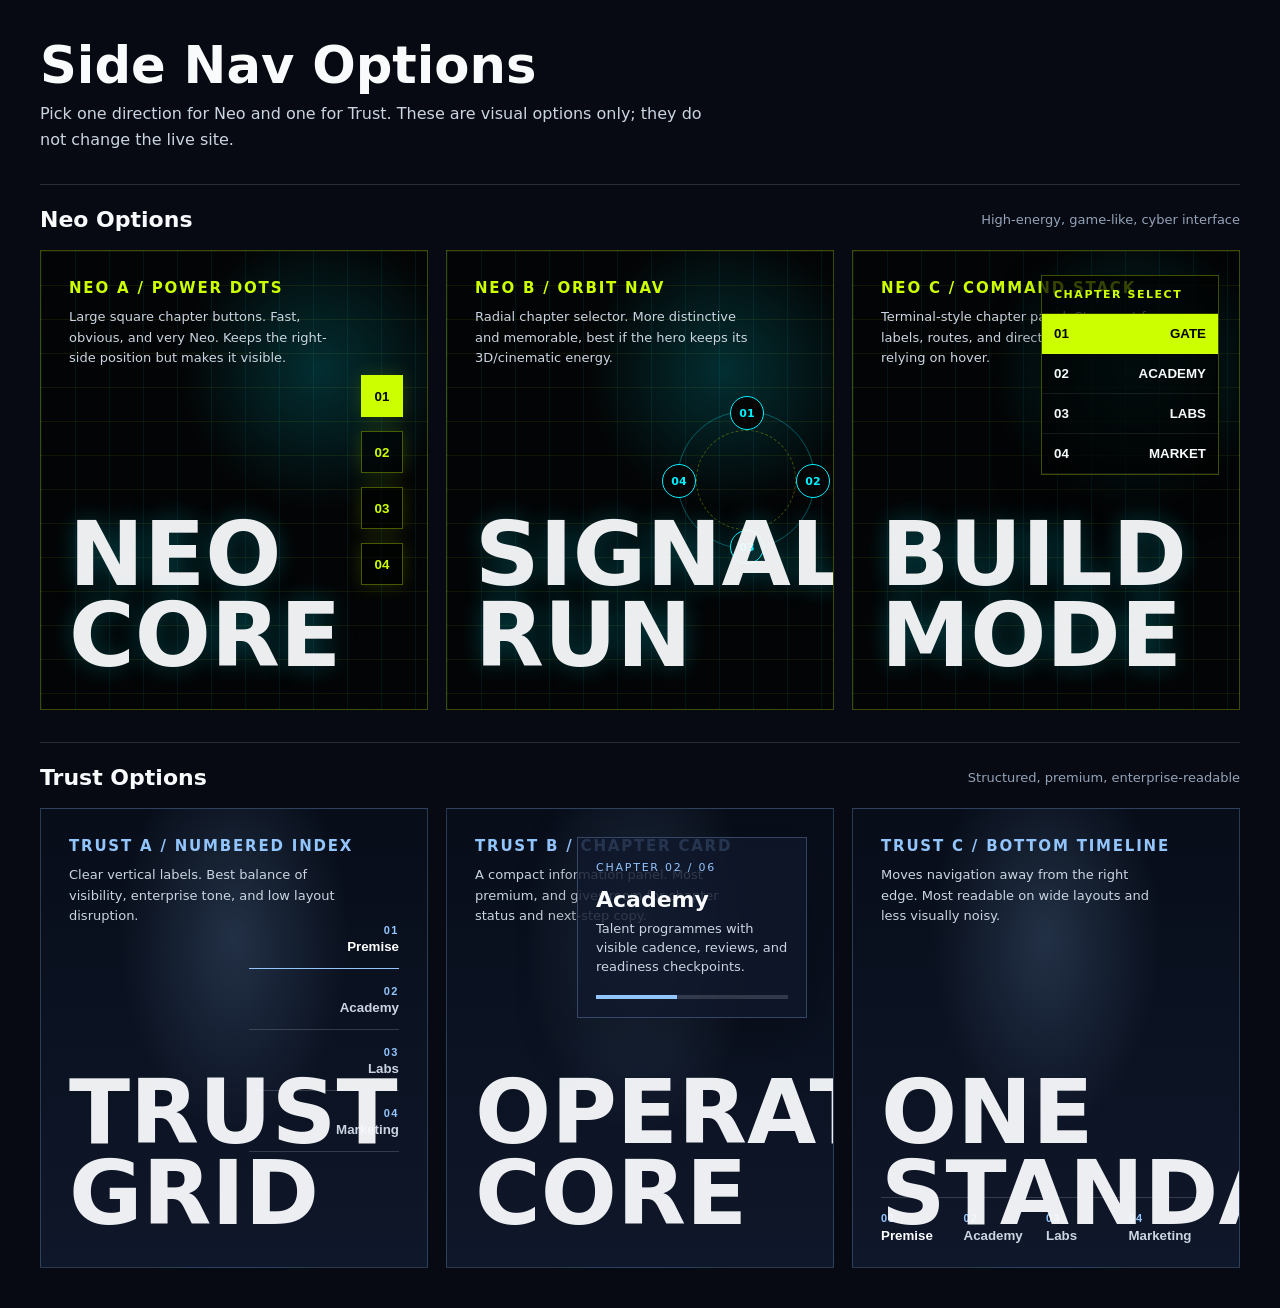
<file: side-nav-options.html>
<!DOCTYPE html>
<html lang="en">
<head>
  <meta charset="UTF-8" />
  <meta name="viewport" content="width=device-width, initial-scale=1.0" />
  <title>Nexara Side Nav Options</title>
  <style>
    * { box-sizing: border-box; }
    body {
      margin: 0;
      font-family: Inter, ui-sans-serif, system-ui, -apple-system, BlinkMacSystemFont, "Segoe UI", sans-serif;
      color: #f8fafc;
      background: #070a12;
    }
    .page {
      min-height: 100vh;
      padding: 40px;
      display: grid;
      gap: 32px;
    }
    header {
      max-width: 1040px;
    }
    h1 {
      margin: 0 0 10px;
      font-size: clamp(2rem, 4vw, 4rem);
      line-height: 1;
      letter-spacing: 0;
    }
    header p {
      margin: 0;
      color: #cbd5e1;
      font-size: 16px;
      line-height: 1.6;
      max-width: 680px;
    }
    .theme-block {
      display: grid;
      gap: 18px;
    }
    .theme-title {
      display: flex;
      align-items: center;
      justify-content: space-between;
      gap: 16px;
      border-top: 1px solid rgba(255,255,255,.14);
      padding-top: 22px;
    }
    .theme-title h2 {
      margin: 0;
      font-size: 22px;
      letter-spacing: 0;
    }
    .theme-title span {
      color: #94a3b8;
      font-size: 13px;
    }
    .options {
      display: grid;
      grid-template-columns: repeat(3, minmax(0, 1fr));
      gap: 18px;
    }
    .mock {
      position: relative;
      min-height: 460px;
      overflow: hidden;
      border: 1px solid rgba(255,255,255,.14);
      background: #0f172a;
      padding: 28px;
    }
    .mock h3 {
      margin: 0 0 10px;
      font-size: 15px;
      letter-spacing: .12em;
      text-transform: uppercase;
    }
    .mock p {
      max-width: 280px;
      margin: 0;
      color: #cbd5e1;
      line-height: 1.55;
      font-size: 13px;
    }
    .hero-word {
      position: absolute;
      left: 28px;
      bottom: 34px;
      font-weight: 900;
      font-size: clamp(52px, 7vw, 92px);
      line-height: .9;
      letter-spacing: 0;
      text-transform: uppercase;
      opacity: .95;
    }
    .neo {
      background:
        linear-gradient(rgba(204,255,0,.07) 1px, transparent 1px),
        linear-gradient(90deg, rgba(0,240,255,.07) 1px, transparent 1px),
        radial-gradient(circle at 72% 26%, rgba(0,240,255,.18), transparent 32%),
        #030405;
      background-size: 34px 34px, 34px 34px, auto, auto;
      border-color: rgba(204,255,0,.28);
    }
    .neo h3 { color: #ccff00; }
    .neo .hero-word { color: #f8fafc; text-shadow: 0 0 26px rgba(0,240,255,.26); }
    .trust {
      background:
        radial-gradient(ellipse at 50% 28%, rgba(147,197,253,.18), transparent 42%),
        linear-gradient(180deg, #070d19, #0f172a);
      border-color: rgba(147,197,253,.24);
    }
    .trust h3 { color: #93c5fd; }
    .trust .hero-word { color: #f8fafc; font-weight: 800; }

    .neo-rail-dots {
      position: absolute;
      right: 24px;
      top: 50%;
      transform: translateY(-50%);
      display: grid;
      gap: 14px;
    }
    .neo-rail-dots button {
      width: 42px;
      height: 42px;
      border: 1px solid rgba(204,255,0,.34);
      background: rgba(0,0,0,.52);
      color: #ccff00;
      font-weight: 900;
      box-shadow: 0 0 18px rgba(204,255,0,.16);
    }
    .neo-rail-dots button.active {
      background: #ccff00;
      color: #050505;
    }

    .neo-orbit {
      position: absolute;
      right: 18px;
      top: 50%;
      width: 138px;
      height: 138px;
      border: 1px solid rgba(0,240,255,.32);
      border-radius: 50%;
      transform: translateY(-50%);
    }
    .neo-orbit::before {
      content: "";
      position: absolute;
      inset: 18px;
      border: 1px dashed rgba(204,255,0,.3);
      border-radius: 50%;
    }
    .neo-orbit span {
      position: absolute;
      display: grid;
      place-items: center;
      width: 34px;
      height: 34px;
      border-radius: 50%;
      background: #050505;
      border: 1px solid #00f0ff;
      color: #00f0ff;
      font-size: 11px;
      font-weight: 900;
    }
    .neo-orbit span:nth-child(1) { top: -16px; left: 52px; }
    .neo-orbit span:nth-child(2) { right: -16px; top: 52px; }
    .neo-orbit span:nth-child(3) { bottom: -16px; left: 52px; }
    .neo-orbit span:nth-child(4) { left: -16px; top: 52px; }

    .neo-command {
      position: absolute;
      right: 20px;
      top: 24px;
      width: 178px;
      border: 1px solid rgba(204,255,0,.3);
      background: rgba(0,0,0,.74);
      box-shadow: 0 18px 40px rgba(0,0,0,.4);
    }
    .neo-command b {
      display: block;
      padding: 12px;
      color: #ccff00;
      border-bottom: 1px solid rgba(204,255,0,.2);
      font-size: 11px;
      letter-spacing: .14em;
    }
    .neo-command button {
      display: flex;
      justify-content: space-between;
      width: 100%;
      padding: 12px;
      color: #f8fafc;
      background: transparent;
      border: 0;
      border-bottom: 1px solid rgba(255,255,255,.08);
      font-weight: 800;
    }
    .neo-command button.active { color: #050505; background: #ccff00; }

    .trust-index {
      position: absolute;
      right: 28px;
      top: 50%;
      transform: translateY(-50%);
      display: grid;
      gap: 16px;
      text-align: right;
    }
    .trust-index button {
      display: grid;
      gap: 3px;
      min-width: 150px;
      padding: 0 0 14px;
      color: #cbd5e1;
      background: transparent;
      border: 0;
      border-bottom: 1px solid rgba(226,232,240,.18);
      text-align: right;
      font-weight: 700;
    }
    .trust-index small {
      color: #93c5fd;
      font-size: 11px;
      letter-spacing: .14em;
    }
    .trust-index button.active {
      color: #fff;
      border-bottom-color: #93c5fd;
    }

    .trust-card {
      position: absolute;
      right: 26px;
      top: 28px;
      width: 230px;
      padding: 18px;
      background: rgba(15,23,42,.82);
      border: 1px solid rgba(147,197,253,.28);
      box-shadow: 0 18px 54px rgba(0,0,0,.32);
    }
    .trust-card small {
      color: #93c5fd;
      font-size: 11px;
      letter-spacing: .16em;
      text-transform: uppercase;
    }
    .trust-card strong {
      display: block;
      margin: 12px 0 8px;
      font-size: 22px;
    }
    .trust-card em {
      display: block;
      color: #cbd5e1;
      font-style: normal;
      line-height: 1.45;
      font-size: 13px;
    }
    .trust-card .bar {
      height: 4px;
      margin-top: 18px;
      background: rgba(226,232,240,.16);
    }
    .trust-card .bar i {
      display: block;
      width: 42%;
      height: 100%;
      background: #93c5fd;
    }

    .trust-bottom {
      position: absolute;
      left: 28px;
      right: 28px;
      bottom: 24px;
      display: grid;
      grid-template-columns: repeat(4, 1fr);
      gap: 0;
      border-top: 1px solid rgba(226,232,240,.18);
    }
    .trust-bottom button {
      padding: 14px 14px 0 0;
      color: #cbd5e1;
      background: transparent;
      border: 0;
      text-align: left;
      font-weight: 700;
    }
    .trust-bottom button.active { color: #fff; }
    .trust-bottom small {
      display: block;
      color: #93c5fd;
      margin-bottom: 4px;
      font-size: 11px;
      letter-spacing: .12em;
    }
    .pick {
      margin-top: auto;
      width: fit-content;
      border: 1px solid currentColor;
      color: inherit;
      background: transparent;
      padding: 9px 12px;
      font-weight: 800;
      letter-spacing: .04em;
    }
    @media (max-width: 980px) {
      .page { padding: 22px; }
      .options { grid-template-columns: 1fr; }
      .mock { min-height: 420px; }
    }
  </style>
</head>
<body>
  <main class="page">
    <header>
      <h1>Side Nav Options</h1>
      <p>Pick one direction for Neo and one for Trust. These are visual options only; they do not change the live site.</p>
    </header>

    <section class="theme-block">
      <div class="theme-title">
        <h2>Neo Options</h2>
        <span>High-energy, game-like, cyber interface</span>
      </div>
      <div class="options">
        <article class="mock neo">
          <h3>Neo A / Power Dots</h3>
          <p>Large square chapter buttons. Fast, obvious, and very Neo. Keeps the right-side position but makes it visible.</p>
          <div class="neo-rail-dots">
            <button class="active">01</button>
            <button>02</button>
            <button>03</button>
            <button>04</button>
          </div>
          <div class="hero-word">Neo<br />Core</div>
        </article>

        <article class="mock neo">
          <h3>Neo B / Orbit Nav</h3>
          <p>Radial chapter selector. More distinctive and memorable, best if the hero keeps its 3D/cinematic energy.</p>
          <div class="neo-orbit">
            <span>01</span><span>02</span><span>03</span><span>04</span>
          </div>
          <div class="hero-word">Signal<br />Run</div>
        </article>

        <article class="mock neo">
          <h3>Neo C / Command Stack</h3>
          <p>Terminal-style chapter panel. Strongest for labels, routes, and direct jumping without relying on hover.</p>
          <div class="neo-command">
            <b>CHAPTER SELECT</b>
            <button class="active"><span>01</span><span>GATE</span></button>
            <button><span>02</span><span>ACADEMY</span></button>
            <button><span>03</span><span>LABS</span></button>
            <button><span>04</span><span>MARKET</span></button>
          </div>
          <div class="hero-word">Build<br />Mode</div>
        </article>
      </div>
    </section>

    <section class="theme-block">
      <div class="theme-title">
        <h2>Trust Options</h2>
        <span>Structured, premium, enterprise-readable</span>
      </div>
      <div class="options">
        <article class="mock trust">
          <h3>Trust A / Numbered Index</h3>
          <p>Clear vertical labels. Best balance of visibility, enterprise tone, and low layout disruption.</p>
          <div class="trust-index">
            <button class="active"><small>01</small>Premise</button>
            <button><small>02</small>Academy</button>
            <button><small>03</small>Labs</button>
            <button><small>04</small>Marketing</button>
          </div>
          <div class="hero-word">Trust<br />Grid</div>
        </article>

        <article class="mock trust">
          <h3>Trust B / Chapter Card</h3>
          <p>A compact information panel. Most premium, and gives room for chapter status and next-step copy.</p>
          <div class="trust-card">
            <small>Chapter 02 / 06</small>
            <strong>Academy</strong>
            <em>Talent programmes with visible cadence, reviews, and readiness checkpoints.</em>
            <div class="bar"><i></i></div>
          </div>
          <div class="hero-word">Operating<br />Core</div>
        </article>

        <article class="mock trust">
          <h3>Trust C / Bottom Timeline</h3>
          <p>Moves navigation away from the right edge. Most readable on wide layouts and less visually noisy.</p>
          <div class="trust-bottom">
            <button class="active"><small>01</small>Premise</button>
            <button><small>02</small>Academy</button>
            <button><small>03</small>Labs</button>
            <button><small>04</small>Marketing</button>
          </div>
          <div class="hero-word">One<br />Standard</div>
        </article>
      </div>
    </section>
  </main>
</body>
</html>
</file>
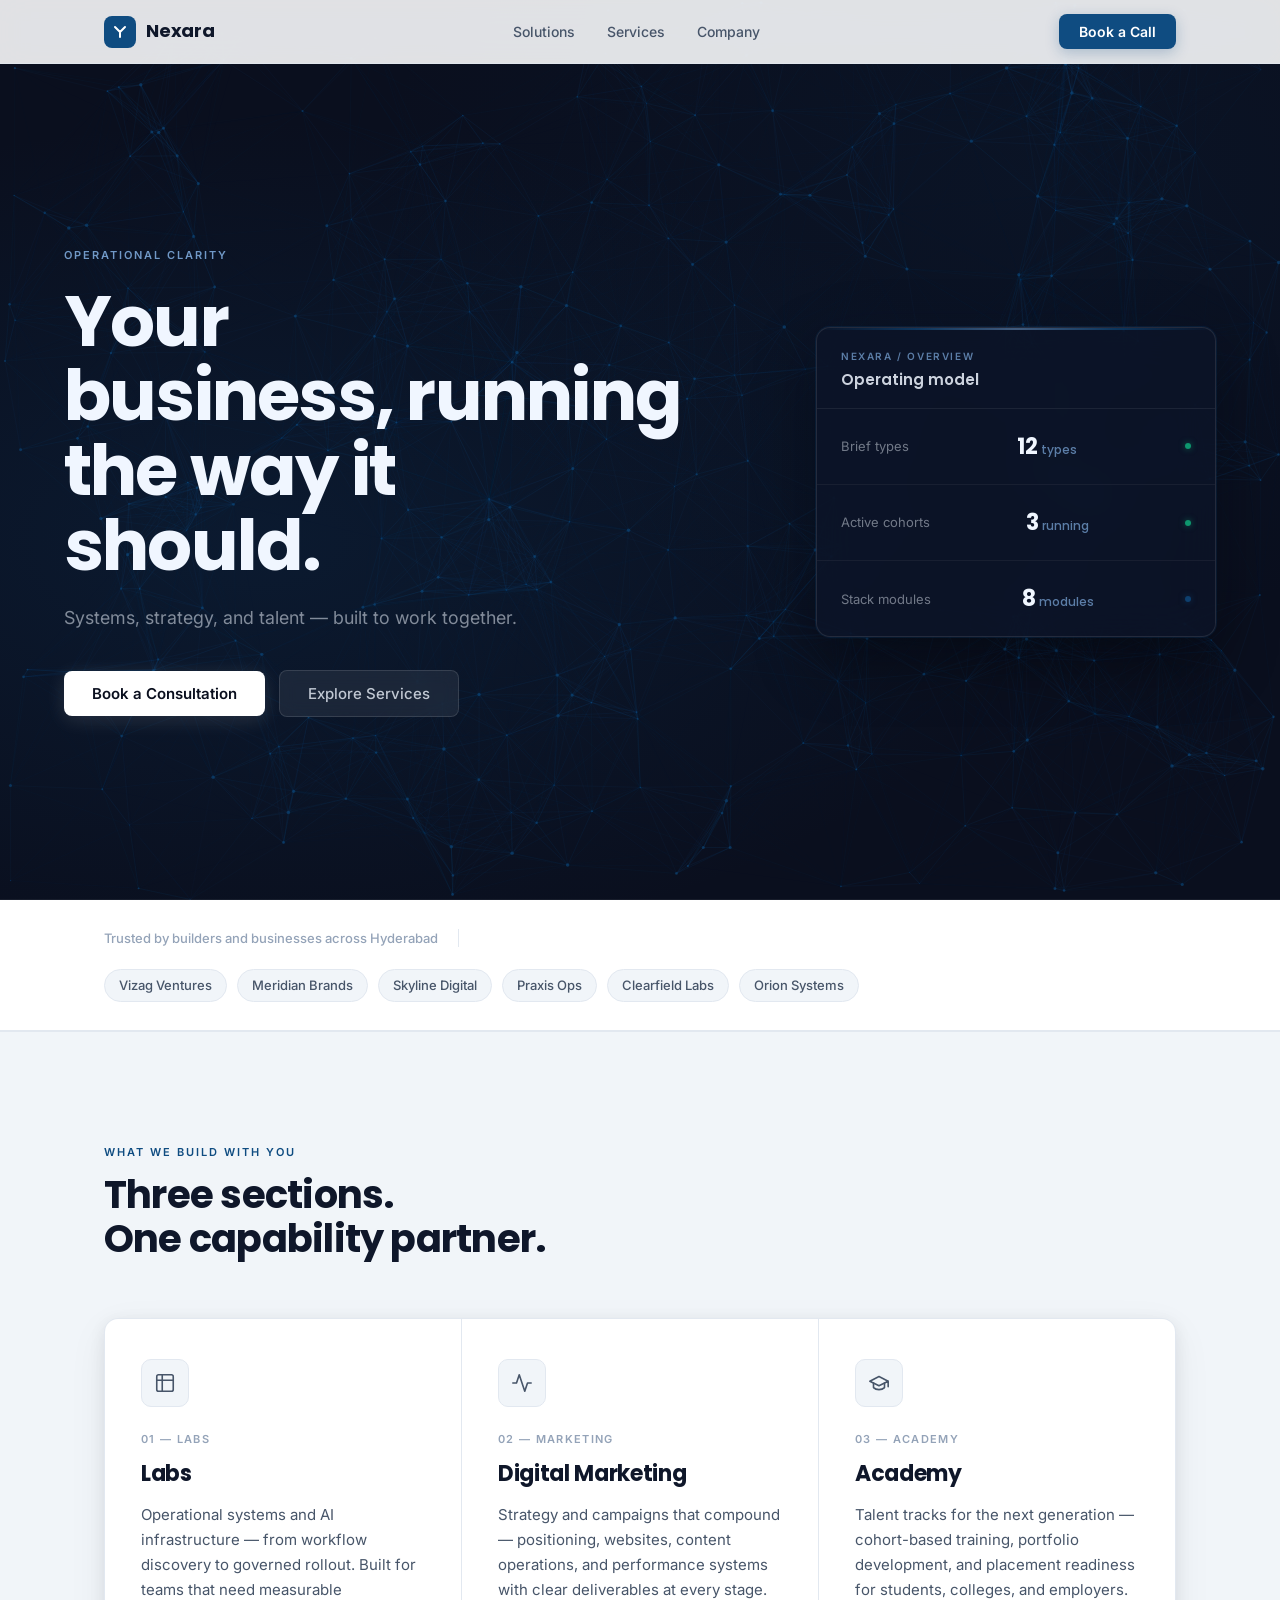
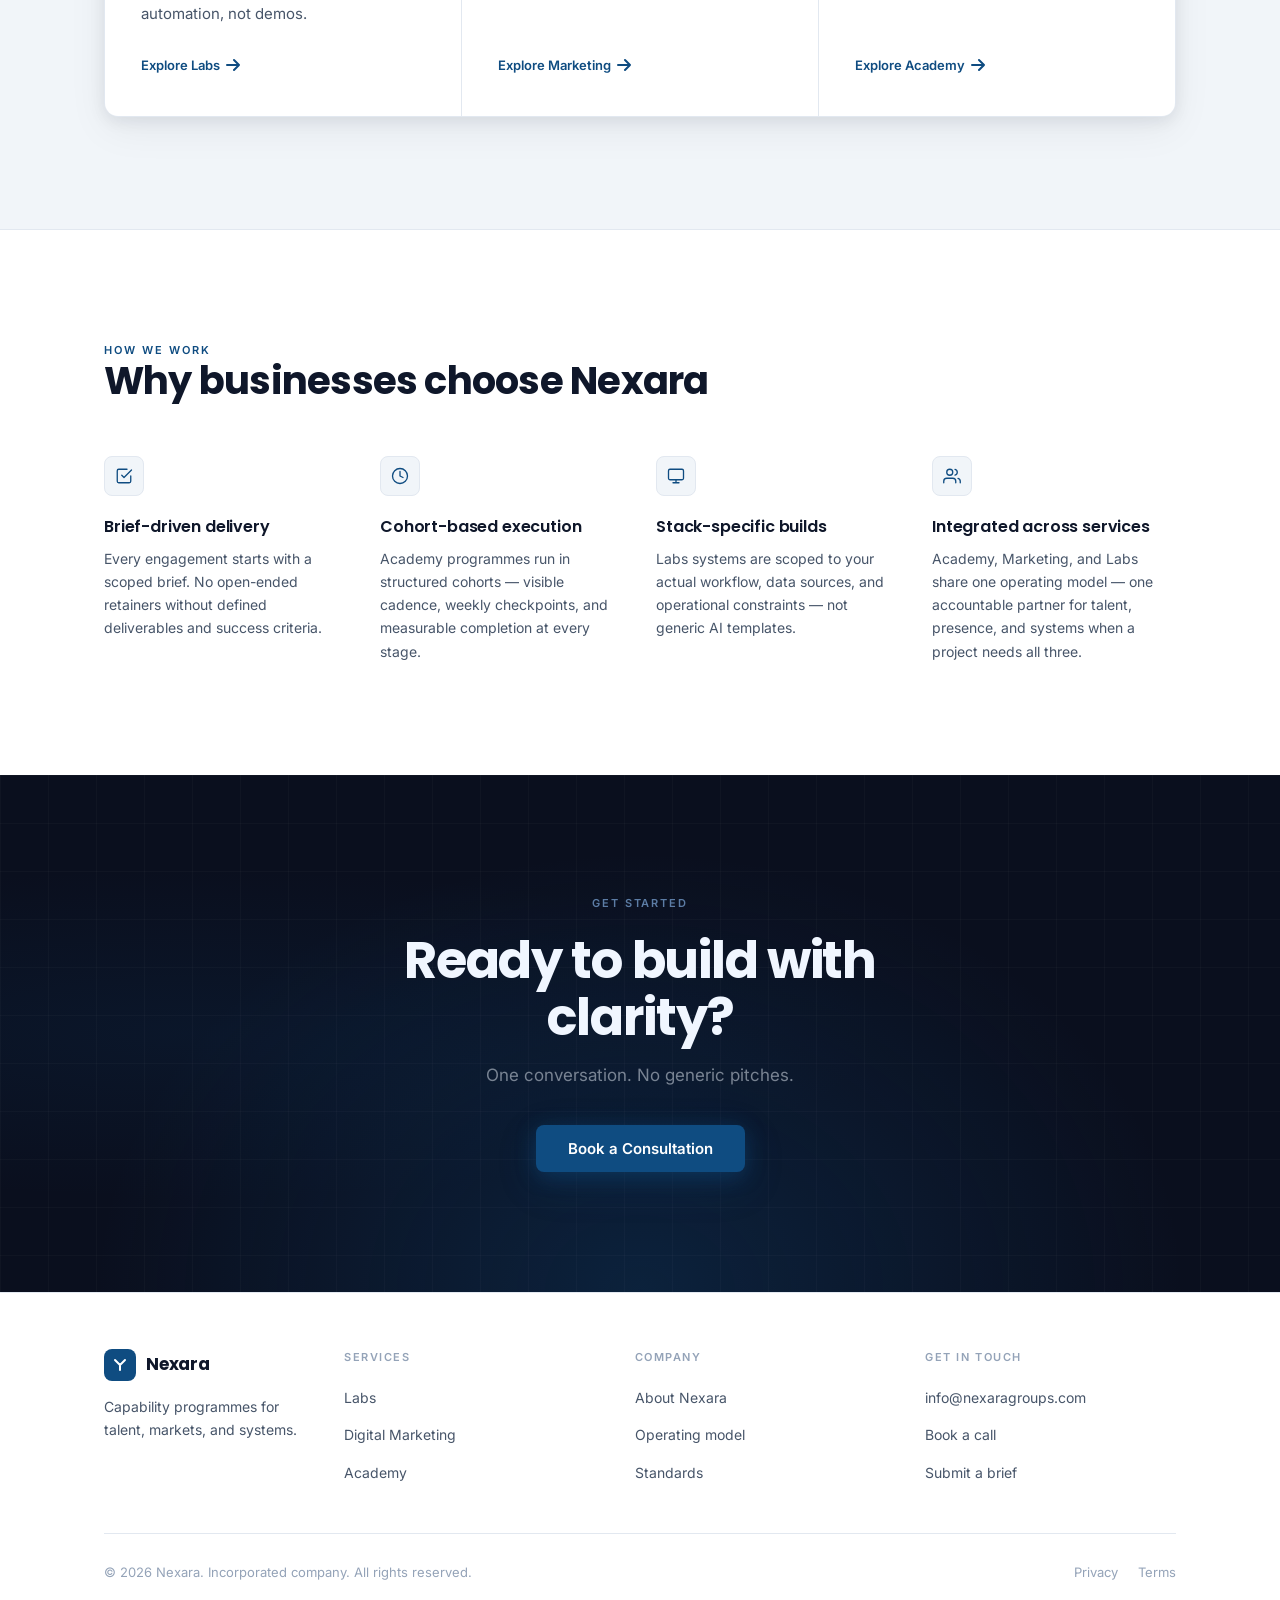
<file: trust-mockup.html>
<!DOCTYPE html>
<html lang="en">
<head>
  <meta charset="UTF-8">
  <meta name="viewport" content="width=device-width, initial-scale=1.0">
  <title>Nexara — Clarity-Driven Capability</title>

  <link rel="preconnect" href="https://fonts.googleapis.com">
  <link rel="preconnect" href="https://fonts.gstatic.com" crossorigin>
  <link href="https://fonts.googleapis.com/css2?family=Poppins:wght@400;500;600;700;800&family=Inter:wght@400;500;600&display=swap" rel="stylesheet">

  <style>
    /* ─── Design Tokens ─────────────────────────────────────────────────────── */
    :root {
      --bg:         #F8FAFC;
      --panel:      #FFFFFF;
      --soft:       #F1F5F9;
      --line:       #E2E8F0;
      --text:       #0F172A;
      --muted:      #475569;
      --subtle:     #94A3B8;
      --accent:     #0F4C81;
      --accent-mid: #1A5F9B;
      --accent-fg:  #EFF6FF;
      --accent-ring: rgba(15, 76, 129, 0.15);
      --hero-bg:    #0A0F1E;
      --hero-mid:   #0D1528;

      --font-head: 'Poppins', sans-serif;
      --font-body: 'Inter', sans-serif;

      --pad-x: clamp(20px, 5vw, 80px);
      --max-w: 1200px;
      --radius: 14px;
      --radius-sm: 8px;

      --shadow-sm:  0 1px 3px rgba(15,23,42,.06), 0 4px 12px rgba(15,23,42,.04);
      --shadow-md:  0 4px 16px rgba(15,23,42,.08), 0 12px 40px rgba(15,23,42,.06);
      --shadow-lg:  0 8px 32px rgba(15,23,42,.10), 0 24px 64px rgba(15,23,42,.08);
    }

    /* ─── Reset ─────────────────────────────────────────────────────────────── */
    *, *::before, *::after { box-sizing: border-box; margin: 0; padding: 0; }
    html { scroll-behavior: smooth; }
    body {
      font-family: var(--font-body);
      background: var(--bg);
      color: var(--text);
      line-height: 1.6;
      -webkit-font-smoothing: antialiased;
    }
    img, svg { display: block; }
    button { cursor: pointer; font-family: inherit; border: none; background: none; }
    a { text-decoration: none; color: inherit; }

    /* ─── Layout helpers ─────────────────────────────────────────────────────── */
    .container {
      max-width: var(--max-w);
      margin-inline: auto;
      padding-inline: var(--pad-x);
    }
    .section {
      padding-block: clamp(72px, 9vw, 112px);
    }

    /* ─── Typography scale ───────────────────────────────────────────────────── */
    .eyebrow {
      font-family: var(--font-body);
      font-size: 11px;
      font-weight: 600;
      letter-spacing: 0.18em;
      text-transform: uppercase;
      color: var(--accent);
    }
    .section-heading {
      font-family: var(--font-head);
      font-size: clamp(1.75rem, 3vw, 2.5rem);
      font-weight: 700;
      line-height: 1.15;
      letter-spacing: -0.02em;
      color: var(--text);
    }
    .section-body {
      font-size: 17px;
      color: var(--muted);
      line-height: 1.7;
      max-width: 56ch;
    }

    /* ════════════════════════════════════════════════════════════════
       NAV
    ════════════════════════════════════════════════════════════════ */
    .nav {
      position: fixed;
      top: 0;
      left: 0;
      right: 0;
      z-index: 100;
      height: 64px;
      display: flex;
      align-items: center;
      background: rgba(255, 255, 255, 0.88);
      backdrop-filter: blur(16px) saturate(180%);
      -webkit-backdrop-filter: blur(16px) saturate(180%);
      border-bottom: 1px solid rgba(226, 232, 240, 0.7);
    }
    .nav-inner {
      max-width: var(--max-w);
      margin-inline: auto;
      padding-inline: var(--pad-x);
      width: 100%;
      display: flex;
      align-items: center;
      justify-content: space-between;
      gap: 32px;
    }
    .nav-logo {
      font-family: var(--font-head);
      font-size: 18px;
      font-weight: 700;
      color: var(--text);
      letter-spacing: -0.01em;
      display: flex;
      align-items: center;
      gap: 10px;
      flex-shrink: 0;
    }
    .nav-logo-mark {
      width: 32px;
      height: 32px;
      border-radius: 8px;
      background: var(--accent);
      display: grid;
      place-items: center;
      flex-shrink: 0;
    }
    .nav-logo-mark svg {
      width: 16px;
      height: 16px;
    }
    .nav-links {
      display: flex;
      align-items: center;
      gap: 4px;
      list-style: none;
    }
    .nav-links a {
      font-size: 14px;
      font-weight: 500;
      color: var(--muted);
      padding: 6px 14px;
      border-radius: 6px;
      transition: color 0.15s, background 0.15s;
    }
    .nav-links a:hover {
      color: var(--text);
      background: var(--soft);
    }
    .nav-cta {
      background: var(--accent);
      color: #fff;
      font-size: 14px;
      font-weight: 600;
      padding: 9px 20px;
      border-radius: 8px;
      transition: background 0.15s, transform 0.15s, box-shadow 0.15s;
      box-shadow: 0 4px 14px rgba(15,76,129,.25);
      white-space: nowrap;
      flex-shrink: 0;
    }
    .nav-cta:hover {
      background: var(--accent-mid);
      transform: translateY(-1px);
      box-shadow: 0 6px 20px rgba(15,76,129,.32);
    }

    /* ════════════════════════════════════════════════════════════════
       HERO
    ════════════════════════════════════════════════════════════════ */
    .hero {
      position: relative;
      height: 100svh;
      min-height: 680px;
      max-height: 960px;
      background: var(--hero-bg);
      display: grid;
      grid-template-columns: 1fr minmax(0, 400px);
      align-items: center;
      gap: clamp(40px, 5vw, 80px);
      padding-inline: var(--pad-x);
      padding-top: 64px; /* nav height offset */
      overflow: hidden;
    }
    .hero::after {
      content: '';
      position: absolute;
      inset: 0;
      /* subtle vignette to ground the copy */
      background: radial-gradient(ellipse at 20% 60%, rgba(15,76,129,.18) 0%, transparent 55%),
                  radial-gradient(ellipse at 80% 20%, rgba(15,76,129,.08) 0%, transparent 45%);
      pointer-events: none;
      z-index: 1;
    }

    /* Canvas particle background */
    #hero-canvas {
      position: absolute;
      inset: 0;
      width: 100%;
      height: 100%;
      z-index: 0;
    }

    /* Thin horizontal rule — bottom edge of hero */
    .hero-rule {
      position: absolute;
      bottom: 0;
      left: 0;
      right: 0;
      height: 1px;
      background: rgba(255,255,255,.06);
      z-index: 3;
    }

    .hero-copy {
      position: relative;
      z-index: 2;
      max-width: 600px;
    }
    .hero-copy .eyebrow {
      color: rgba(147, 197, 253, 0.75);
      margin-bottom: 20px;
    }
    .hero-h1 {
      font-family: var(--font-head);
      font-size: clamp(2.6rem, 5.5vw, 4.4rem);
      font-weight: 700;
      line-height: 1.06;
      letter-spacing: -0.025em;
      color: #F0F6FF;
      margin-bottom: 20px;
    }
    .hero-sub {
      font-size: clamp(16px, 1.4vw, 18px);
      color: rgba(240,246,255,.52);
      line-height: 1.72;
      max-width: 44ch;
      margin-bottom: 36px;
    }
    .hero-actions {
      display: flex;
      align-items: center;
      gap: 14px;
      flex-wrap: wrap;
    }
    .btn-primary-hero {
      background: #fff;
      color: var(--hero-bg);
      font-family: var(--font-body);
      font-size: 15px;
      font-weight: 600;
      padding: 13px 28px;
      border-radius: 8px;
      border: none;
      transition: background 0.15s, transform 0.15s, box-shadow 0.15s;
      box-shadow: 0 4px 20px rgba(255,255,255,.12);
    }
    .btn-primary-hero:hover {
      background: #EFF6FF;
      transform: translateY(-1px);
      box-shadow: 0 8px 28px rgba(255,255,255,.16);
    }
    .btn-ghost-hero {
      background: rgba(255,255,255,.07);
      color: rgba(240,246,255,.78);
      font-family: var(--font-body);
      font-size: 15px;
      font-weight: 500;
      padding: 13px 28px;
      border-radius: 8px;
      border: 1px solid rgba(255,255,255,.12);
      transition: background 0.15s, border-color 0.15s, transform 0.15s;
      backdrop-filter: blur(8px);
    }
    .btn-ghost-hero:hover {
      background: rgba(255,255,255,.11);
      border-color: rgba(255,255,255,.2);
      transform: translateY(-1px);
    }

    /* Hero stat card */
    .hero-card {
      position: relative;
      z-index: 2;
      background: rgba(13, 21, 40, 0.75);
      border: 1px solid rgba(255,255,255,.1);
      border-radius: var(--radius);
      backdrop-filter: blur(20px);
      overflow: hidden;
      box-shadow: 0 0 0 1px rgba(15,76,129,.2),
                  0 24px 60px rgba(0,0,0,.4),
                  0 0 60px rgba(15,76,129,.08);
    }
    .hero-card::before {
      content: '';
      position: absolute;
      top: 0;
      left: 0;
      right: 0;
      height: 2px;
      background: linear-gradient(90deg, transparent, rgba(15,76,129,.6), rgba(147,197,253,.4), rgba(15,76,129,.6), transparent);
    }
    .hero-card-header {
      padding: 20px 24px 16px;
      border-bottom: 1px solid rgba(255,255,255,.07);
    }
    .hero-card-header-label {
      font-family: var(--font-body);
      font-size: 10px;
      font-weight: 600;
      letter-spacing: 0.16em;
      text-transform: uppercase;
      color: rgba(147,197,253,.6);
      margin-bottom: 4px;
    }
    .hero-card-header-title {
      font-family: var(--font-head);
      font-size: 15px;
      font-weight: 600;
      color: rgba(240,246,255,.85);
    }
    .hero-card-stats {
      display: grid;
      grid-template-rows: repeat(3, auto);
    }
    .hero-stat {
      padding: 20px 24px;
      border-bottom: 1px solid rgba(255,255,255,.05);
      display: flex;
      align-items: center;
      justify-content: space-between;
      gap: 16px;
      transition: background 0.2s;
    }
    .hero-stat:last-child { border-bottom: none; }
    .hero-stat:hover { background: rgba(255,255,255,.03); }
    .hero-stat-label {
      font-size: 13px;
      color: rgba(240,246,255,.45);
      line-height: 1.4;
    }
    .hero-stat-value {
      font-family: var(--font-head);
      font-size: 22px;
      font-weight: 700;
      color: #F0F6FF;
      letter-spacing: -0.02em;
      white-space: nowrap;
    }
    .hero-stat-value span {
      font-size: 12px;
      font-weight: 500;
      color: rgba(147,197,253,.6);
      margin-left: 3px;
      letter-spacing: 0;
    }
    .hero-stat-dot {
      width: 6px;
      height: 6px;
      border-radius: 50%;
      background: rgba(15,76,129,.8);
      flex-shrink: 0;
      box-shadow: 0 0 6px rgba(15,76,129,.5);
      animation: pulse-dot 2.4s ease-in-out infinite;
    }
    .hero-stat-dot.green {
      background: rgba(16,185,129,.8);
      box-shadow: 0 0 6px rgba(16,185,129,.5);
    }
    @keyframes pulse-dot {
      0%, 100% { opacity: 1; transform: scale(1); }
      50% { opacity: 0.6; transform: scale(0.75); }
    }

    /* ════════════════════════════════════════════════════════════════
       PROOF STRIP
    ════════════════════════════════════════════════════════════════ */
    .proof-strip {
      background: var(--panel);
      border-bottom: 1px solid var(--line);
      padding-block: 28px;
    }
    .proof-strip-inner {
      max-width: var(--max-w);
      margin-inline: auto;
      padding-inline: var(--pad-x);
      display: flex;
      align-items: center;
      gap: 20px;
      flex-wrap: wrap;
    }
    .proof-strip-label {
      font-size: 13px;
      color: var(--subtle);
      font-weight: 500;
      white-space: nowrap;
      flex-shrink: 0;
    }
    .proof-divider {
      width: 1px;
      height: 18px;
      background: var(--line);
      flex-shrink: 0;
    }
    .proof-chips {
      display: flex;
      align-items: center;
      gap: 10px;
      flex-wrap: wrap;
    }
    .proof-chip {
      font-size: 13px;
      font-weight: 500;
      color: var(--muted);
      padding: 5px 14px;
      border-radius: 999px;
      border: 1px solid var(--line);
      background: var(--soft);
      white-space: nowrap;
      transition: border-color 0.15s, color 0.15s;
    }
    .proof-chip:hover {
      border-color: rgba(15,76,129,.25);
      color: var(--text);
    }

    /* ════════════════════════════════════════════════════════════════
       SOLUTIONS GRID
    ════════════════════════════════════════════════════════════════ */
    .solutions {
      background: var(--soft);
      border-top: 1px solid var(--line);
      border-bottom: 1px solid var(--line);
    }
    .solutions-intro {
      margin-bottom: clamp(40px, 5vw, 56px);
    }
    .solutions-intro .eyebrow {
      margin-bottom: 12px;
    }
    .solutions-intro .section-heading {
      margin-bottom: 12px;
    }
    .solutions-grid {
      display: grid;
      grid-template-columns: repeat(3, 1fr);
      gap: 1px;
      background: var(--line);
      border: 1px solid var(--line);
      border-radius: var(--radius);
      overflow: hidden;
      box-shadow: var(--shadow-md);
    }
    .solution-card {
      background: var(--panel);
      padding: 40px 36px;
      display: flex;
      flex-direction: column;
      gap: 0;
      transition: background 0.2s;
      position: relative;
    }
    .solution-card:hover { background: #FAFBFF; }
    .solution-card::after {
      content: '';
      position: absolute;
      bottom: 0;
      left: 36px;
      right: 36px;
      height: 2px;
      background: var(--accent);
      transform: scaleX(0);
      transform-origin: left;
      transition: transform 0.25s cubic-bezier(0.16,1,0.3,1);
    }
    .solution-card:hover::after { transform: scaleX(1); }

    .solution-icon-wrap {
      width: 48px;
      height: 48px;
      border-radius: 10px;
      border: 1px solid var(--line);
      background: var(--soft);
      display: grid;
      place-items: center;
      margin-bottom: 24px;
      transition: border-color 0.2s, background 0.2s;
    }
    .solution-card:hover .solution-icon-wrap {
      border-color: rgba(15,76,129,.25);
      background: var(--accent-fg);
    }
    .solution-icon-wrap svg {
      width: 22px;
      height: 22px;
      color: var(--muted);
      transition: color 0.2s;
    }
    .solution-card:hover .solution-icon-wrap svg {
      color: var(--accent);
    }
    .solution-index {
      font-family: var(--font-body);
      font-size: 11px;
      font-weight: 600;
      letter-spacing: 0.12em;
      color: var(--subtle);
      text-transform: uppercase;
      margin-bottom: 8px;
    }
    .solution-name {
      font-family: var(--font-head);
      font-size: 22px;
      font-weight: 700;
      color: var(--text);
      letter-spacing: -0.015em;
      margin-bottom: 12px;
    }
    .solution-desc {
      font-size: 15px;
      color: var(--muted);
      line-height: 1.65;
      flex: 1;
      margin-bottom: 28px;
    }
    .solution-link {
      display: inline-flex;
      align-items: center;
      gap: 6px;
      font-size: 13px;
      font-weight: 600;
      color: var(--accent);
      transition: gap 0.15s;
    }
    .solution-link svg {
      width: 14px;
      height: 14px;
      transition: transform 0.15s;
    }
    .solution-card:hover .solution-link { gap: 8px; }
    .solution-card:hover .solution-link svg { transform: translateX(2px); }

    /* ════════════════════════════════════════════════════════════════
       FEATURE STRIP
    ════════════════════════════════════════════════════════════════ */
    .features {
      background: var(--panel);
    }
    .features-intro {
      margin-bottom: clamp(40px, 5vw, 52px);
    }
    .features-grid {
      display: grid;
      grid-template-columns: repeat(4, 1fr);
      gap: 32px;
    }
    .feature-item {
      display: flex;
      flex-direction: column;
      gap: 0;
    }
    .feature-icon {
      width: 40px;
      height: 40px;
      border-radius: 8px;
      border: 1px solid var(--line);
      display: grid;
      place-items: center;
      margin-bottom: 18px;
      background: var(--soft);
    }
    .feature-icon svg {
      width: 18px;
      height: 18px;
      color: var(--accent);
    }
    .feature-title {
      font-family: var(--font-head);
      font-size: 16px;
      font-weight: 600;
      color: var(--text);
      letter-spacing: -0.01em;
      margin-bottom: 8px;
    }
    .feature-desc {
      font-size: 14px;
      color: var(--muted);
      line-height: 1.65;
    }
    .features-dividers {
      display: grid;
      grid-template-columns: repeat(4, 1fr);
      position: relative;
    }
    .features-dividers::before {
      content: '';
      position: absolute;
      top: 0;
      left: 25%;
      right: 0;
      height: 100%;
      background: repeating-linear-gradient(
        90deg,
        var(--line) 0,
        var(--line) 1px,
        transparent 1px,
        transparent 25%
      );
      pointer-events: none;
    }

    /* ════════════════════════════════════════════════════════════════
       CTA BAND
    ════════════════════════════════════════════════════════════════ */
    .cta-band {
      background: var(--hero-bg);
      padding-block: clamp(80px, 10vw, 120px);
      position: relative;
      overflow: hidden;
    }
    .cta-band::before {
      content: '';
      position: absolute;
      inset: 0;
      background: radial-gradient(ellipse at 50% 100%, rgba(15,76,129,.3) 0%, transparent 60%),
                  radial-gradient(ellipse at 15% 50%, rgba(15,76,129,.12) 0%, transparent 45%);
      pointer-events: none;
    }
    /* Subtle grid texture */
    .cta-band::after {
      content: '';
      position: absolute;
      inset: 0;
      background-image:
        linear-gradient(rgba(255,255,255,.025) 1px, transparent 1px),
        linear-gradient(90deg, rgba(255,255,255,.025) 1px, transparent 1px);
      background-size: 48px 48px;
      pointer-events: none;
    }
    .cta-band-inner {
      position: relative;
      z-index: 1;
      text-align: center;
      display: flex;
      flex-direction: column;
      align-items: center;
      gap: 0;
    }
    .cta-band .eyebrow {
      color: rgba(147,197,253,.6);
      margin-bottom: 20px;
    }
    .cta-band-heading {
      font-family: var(--font-head);
      font-size: clamp(2rem, 4vw, 3.2rem);
      font-weight: 700;
      line-height: 1.1;
      letter-spacing: -0.025em;
      color: #F0F6FF;
      margin-bottom: 16px;
      max-width: 20ch;
    }
    .cta-band-sub {
      font-size: 17px;
      color: rgba(240,246,255,.48);
      line-height: 1.65;
      margin-bottom: 36px;
      max-width: 40ch;
    }
    .btn-cta-band {
      background: var(--accent);
      color: #fff;
      font-family: var(--font-body);
      font-size: 15px;
      font-weight: 600;
      padding: 14px 32px;
      border-radius: 8px;
      border: none;
      transition: background 0.15s, transform 0.15s, box-shadow 0.15s;
      box-shadow: 0 4px 20px rgba(15,76,129,.45), 0 12px 40px rgba(15,76,129,.2);
    }
    .btn-cta-band:hover {
      background: var(--accent-mid);
      transform: translateY(-2px);
      box-shadow: 0 8px 28px rgba(15,76,129,.55), 0 16px 48px rgba(15,76,129,.25);
    }

    /* ════════════════════════════════════════════════════════════════
       FOOTER
    ════════════════════════════════════════════════════════════════ */
    .footer {
      background: var(--panel);
      border-top: 1px solid var(--line);
      padding-block: 56px 36px;
    }
    .footer-top {
      display: grid;
      grid-template-columns: 200px repeat(3, 1fr);
      gap: 40px;
      margin-bottom: 48px;
    }
    .footer-brand .nav-logo {
      margin-bottom: 14px;
      font-size: 17px;
    }
    .footer-brand-desc {
      font-size: 14px;
      color: var(--muted);
      line-height: 1.65;
      max-width: 22ch;
    }
    .footer-col-label {
      font-family: var(--font-body);
      font-size: 11px;
      font-weight: 600;
      letter-spacing: 0.14em;
      text-transform: uppercase;
      color: var(--subtle);
      margin-bottom: 18px;
    }
    .footer-links {
      list-style: none;
      display: flex;
      flex-direction: column;
      gap: 12px;
    }
    .footer-links a {
      font-size: 14px;
      color: var(--muted);
      transition: color 0.15s;
    }
    .footer-links a:hover { color: var(--text); }
    .footer-bottom {
      padding-top: 28px;
      border-top: 1px solid var(--line);
      display: flex;
      align-items: center;
      justify-content: space-between;
      gap: 16px;
      flex-wrap: wrap;
    }
    .footer-copyright {
      font-size: 13px;
      color: var(--subtle);
    }
    .footer-bottom-links {
      display: flex;
      gap: 20px;
    }
    .footer-bottom-links a {
      font-size: 13px;
      color: var(--subtle);
      transition: color 0.15s;
    }
    .footer-bottom-links a:hover { color: var(--muted); }

    /* ─── Entrance animations ────────────────────────────────────────────────── */
    .fade-up {
      opacity: 0;
      transform: translateY(24px);
      transition: opacity 0.55s cubic-bezier(0.16,1,0.3,1),
                  transform 0.55s cubic-bezier(0.16,1,0.3,1);
    }
    .fade-up.visible {
      opacity: 1;
      transform: translateY(0);
    }
    .fade-up-delay-1 { transition-delay: 0.1s; }
    .fade-up-delay-2 { transition-delay: 0.2s; }
    .fade-up-delay-3 { transition-delay: 0.3s; }
    .fade-up-delay-4 { transition-delay: 0.4s; }

    /* ─── Responsive ─────────────────────────────────────────────────────────── */
    @media (max-width: 1024px) {
      .hero {
        grid-template-columns: 1fr;
        align-items: flex-start;
        padding-top: calc(64px + 48px);
        height: auto;
        min-height: 100svh;
        padding-bottom: 64px;
      }
      .hero-card {
        max-width: 380px;
      }
      .solutions-grid {
        grid-template-columns: 1fr;
      }
      .features-grid {
        grid-template-columns: repeat(2, 1fr);
      }
      .footer-top {
        grid-template-columns: 1fr 1fr;
      }
      .footer-brand {
        grid-column: 1 / -1;
      }
    }
    @media (max-width: 768px) {
      :root { --pad-x: 20px; }
      .nav-links { display: none; }
      .features-grid {
        grid-template-columns: 1fr;
        gap: 28px;
      }
      .footer-top {
        grid-template-columns: 1fr;
        gap: 28px;
      }
      .proof-strip-inner {
        flex-direction: column;
        align-items: flex-start;
      }
      .hero-h1 { font-size: clamp(2rem, 9vw, 3rem); }
    }
  </style>
</head>

<body>

  <!-- ══════════════════════════════════════════════════════════════
       NAV
  ══════════════════════════════════════════════════════════════ -->
  <header class="nav" role="banner">
    <div class="nav-inner">
      <a href="#" class="nav-logo" aria-label="Nexara home">
        <div class="nav-logo-mark" aria-hidden="true">
          <svg viewBox="0 0 16 16" fill="none" xmlns="http://www.w3.org/2000/svg">
            <path d="M3 3L8 8M8 8L13 3M8 8V13" stroke="white" stroke-width="2" stroke-linecap="round" stroke-linejoin="round"/>
          </svg>
        </div>
        Nexara
      </a>

      <nav aria-label="Primary">
        <ul class="nav-links">
          <li><a href="#solutions">Solutions</a></li>
          <li><a href="#features">Services</a></li>
          <li><a href="#footer">Company</a></li>
        </ul>
      </nav>

      <button class="nav-cta" aria-label="Book a call with Nexara">Book a Call</button>
    </div>
  </header>


  <!-- ══════════════════════════════════════════════════════════════
       HERO
  ══════════════════════════════════════════════════════════════ -->
  <section class="hero" aria-label="Hero">
    <canvas id="hero-canvas" aria-hidden="true"></canvas>
    <div class="hero-rule" aria-hidden="true"></div>

    <div class="hero-copy">
      <p class="eyebrow">Operational Clarity</p>
      <h1 class="hero-h1">Your business,&nbsp;running<br>the way it should.</h1>
      <p class="hero-sub">Systems, strategy, and talent — built to work together.</p>
      <div class="hero-actions">
        <button class="btn-primary-hero">Book a Consultation</button>
        <button class="btn-ghost-hero">Explore Services</button>
      </div>
    </div>

    <div class="hero-card" role="complementary" aria-label="Nexara at a glance">
      <div class="hero-card-header">
        <p class="hero-card-header-label">Nexara / Overview</p>
        <p class="hero-card-header-title">Operating model</p>
      </div>
      <div class="hero-card-stats">
        <div class="hero-stat">
          <div>
            <div class="hero-stat-label">Brief types</div>
          </div>
          <div class="hero-stat-value">12<span>types</span></div>
          <div class="hero-stat-dot green"></div>
        </div>
        <div class="hero-stat">
          <div>
            <div class="hero-stat-label">Active cohorts</div>
          </div>
          <div class="hero-stat-value">3<span>running</span></div>
          <div class="hero-stat-dot green"></div>
        </div>
        <div class="hero-stat">
          <div>
            <div class="hero-stat-label">Stack modules</div>
          </div>
          <div class="hero-stat-value">8<span>modules</span></div>
          <div class="hero-stat-dot"></div>
        </div>
      </div>
    </div>
  </section>


  <!-- ══════════════════════════════════════════════════════════════
       PROOF STRIP
  ══════════════════════════════════════════════════════════════ -->
  <div class="proof-strip" aria-label="Trusted by">
    <div class="proof-strip-inner">
      <p class="proof-strip-label">Trusted by builders and businesses across Hyderabad</p>
      <div class="proof-divider" aria-hidden="true"></div>
      <div class="proof-chips">
        <span class="proof-chip">Vizag Ventures</span>
        <span class="proof-chip">Meridian Brands</span>
        <span class="proof-chip">Skyline Digital</span>
        <span class="proof-chip">Praxis Ops</span>
        <span class="proof-chip">Clearfield Labs</span>
        <span class="proof-chip">Orion Systems</span>
      </div>
    </div>
  </div>


  <!-- ══════════════════════════════════════════════════════════════
       SOLUTIONS
  ══════════════════════════════════════════════════════════════ -->
  <section class="solutions section" id="solutions" aria-labelledby="solutions-heading">
    <div class="container">
      <div class="solutions-intro fade-up">
        <p class="eyebrow">What we build with you</p>
        <h2 class="section-heading" id="solutions-heading">Three sections.<br>One capability partner.</h2>
      </div>

      <div class="solutions-grid">
        <!-- Labs -->
        <article class="solution-card fade-up fade-up-delay-1">
          <div class="solution-icon-wrap" aria-hidden="true">
            <svg viewBox="0 0 24 24" fill="none" stroke="currentColor" stroke-width="1.75" stroke-linecap="round" stroke-linejoin="round">
              <path d="M9 3H5a2 2 0 00-2 2v4m6-6h10a2 2 0 012 2v4M9 3v18m0 0h10a2 2 0 002-2V9M9 21H5a2 2 0 01-2-2V9m0 0h18"/>
            </svg>
          </div>
          <p class="solution-index">01 — Labs</p>
          <h3 class="solution-name">Labs</h3>
          <p class="solution-desc">Operational systems and AI infrastructure — from workflow discovery to governed rollout. Built for teams that need measurable automation, not demos.</p>
          <span class="solution-link" role="link" aria-label="Learn more about Labs">
            Explore Labs
            <svg viewBox="0 0 14 14" fill="none" stroke="currentColor" stroke-width="2" stroke-linecap="round" stroke-linejoin="round">
              <path d="M1 7h12M8 2l5 5-5 5"/>
            </svg>
          </span>
        </article>

        <!-- Digital Marketing -->
        <article class="solution-card fade-up fade-up-delay-2">
          <div class="solution-icon-wrap" aria-hidden="true">
            <svg viewBox="0 0 24 24" fill="none" stroke="currentColor" stroke-width="1.75" stroke-linecap="round" stroke-linejoin="round">
              <path d="M22 12h-4l-3 9L9 3l-3 9H2"/>
            </svg>
          </div>
          <p class="solution-index">02 — Marketing</p>
          <h3 class="solution-name">Digital Marketing</h3>
          <p class="solution-desc">Strategy and campaigns that compound — positioning, websites, content operations, and performance systems with clear deliverables at every stage.</p>
          <span class="solution-link" role="link" aria-label="Learn more about Digital Marketing">
            Explore Marketing
            <svg viewBox="0 0 14 14" fill="none" stroke="currentColor" stroke-width="2" stroke-linecap="round" stroke-linejoin="round">
              <path d="M1 7h12M8 2l5 5-5 5"/>
            </svg>
          </span>
        </article>

        <!-- Academy -->
        <article class="solution-card fade-up fade-up-delay-3">
          <div class="solution-icon-wrap" aria-hidden="true">
            <svg viewBox="0 0 24 24" fill="none" stroke="currentColor" stroke-width="1.75" stroke-linecap="round" stroke-linejoin="round">
              <path d="M22 10v6M2 10l10-5 10 5-10 5z"/>
              <path d="M6 12v5c3 3 9 3 12 0v-5"/>
            </svg>
          </div>
          <p class="solution-index">03 — Academy</p>
          <h3 class="solution-name">Academy</h3>
          <p class="solution-desc">Talent tracks for the next generation — cohort-based training, portfolio development, and placement readiness for students, colleges, and employers.</p>
          <span class="solution-link" role="link" aria-label="Learn more about Academy">
            Explore Academy
            <svg viewBox="0 0 14 14" fill="none" stroke="currentColor" stroke-width="2" stroke-linecap="round" stroke-linejoin="round">
              <path d="M1 7h12M8 2l5 5-5 5"/>
            </svg>
          </span>
        </article>
      </div>
    </div>
  </section>


  <!-- ══════════════════════════════════════════════════════════════
       FEATURES STRIP
  ══════════════════════════════════════════════════════════════ -->
  <section class="features section" id="features" aria-labelledby="features-heading">
    <div class="container">
      <div class="features-intro fade-up">
        <p class="eyebrow">How we work</p>
        <h2 class="section-heading" id="features-heading">Why businesses choose Nexara</h2>
      </div>

      <div class="features-grid">
        <div class="feature-item fade-up fade-up-delay-1">
          <div class="feature-icon" aria-hidden="true">
            <svg viewBox="0 0 24 24" fill="none" stroke="currentColor" stroke-width="1.75" stroke-linecap="round" stroke-linejoin="round">
              <path d="M9 11l3 3L22 4"/>
              <path d="M21 12v7a2 2 0 01-2 2H5a2 2 0 01-2-2V5a2 2 0 012-2h11"/>
            </svg>
          </div>
          <h3 class="feature-title">Brief-driven delivery</h3>
          <p class="feature-desc">Every engagement starts with a scoped brief. No open-ended retainers without defined deliverables and success criteria.</p>
        </div>

        <div class="feature-item fade-up fade-up-delay-2">
          <div class="feature-icon" aria-hidden="true">
            <svg viewBox="0 0 24 24" fill="none" stroke="currentColor" stroke-width="1.75" stroke-linecap="round" stroke-linejoin="round">
              <circle cx="12" cy="12" r="10"/>
              <path d="M12 6v6l4 2"/>
            </svg>
          </div>
          <h3 class="feature-title">Cohort-based execution</h3>
          <p class="feature-desc">Academy programmes run in structured cohorts — visible cadence, weekly checkpoints, and measurable completion at every stage.</p>
        </div>

        <div class="feature-item fade-up fade-up-delay-3">
          <div class="feature-icon" aria-hidden="true">
            <svg viewBox="0 0 24 24" fill="none" stroke="currentColor" stroke-width="1.75" stroke-linecap="round" stroke-linejoin="round">
              <rect x="2" y="3" width="20" height="14" rx="2"/>
              <path d="M8 21h8M12 17v4"/>
            </svg>
          </div>
          <h3 class="feature-title">Stack-specific builds</h3>
          <p class="feature-desc">Labs systems are scoped to your actual workflow, data sources, and operational constraints — not generic AI templates.</p>
        </div>

        <div class="feature-item fade-up fade-up-delay-4">
          <div class="feature-icon" aria-hidden="true">
            <svg viewBox="0 0 24 24" fill="none" stroke="currentColor" stroke-width="1.75" stroke-linecap="round" stroke-linejoin="round">
              <path d="M17 21v-2a4 4 0 00-4-4H5a4 4 0 00-4 4v2"/>
              <circle cx="9" cy="7" r="4"/>
              <path d="M23 21v-2a4 4 0 00-3-3.87M16 3.13a4 4 0 010 7.75"/>
            </svg>
          </div>
          <h3 class="feature-title">Integrated across services</h3>
          <p class="feature-desc">Academy, Marketing, and Labs share one operating model — one accountable partner for talent, presence, and systems when a project needs all three.</p>
        </div>
      </div>
    </div>
  </section>


  <!-- ══════════════════════════════════════════════════════════════
       CTA BAND
  ══════════════════════════════════════════════════════════════ -->
  <section class="cta-band" aria-labelledby="cta-heading">
    <div class="container">
      <div class="cta-band-inner fade-up">
        <p class="eyebrow">Get started</p>
        <h2 class="cta-band-heading" id="cta-heading">Ready to build with clarity?</h2>
        <p class="cta-band-sub">One conversation. No generic pitches.</p>
        <button class="btn-cta-band">Book a Consultation</button>
      </div>
    </div>
  </section>


  <!-- ══════════════════════════════════════════════════════════════
       FOOTER
  ══════════════════════════════════════════════════════════════ -->
  <footer class="footer" id="footer" role="contentinfo">
    <div class="container">
      <div class="footer-top">
        <div class="footer-brand">
          <a href="#" class="nav-logo" aria-label="Nexara home">
            <div class="nav-logo-mark" aria-hidden="true">
              <svg viewBox="0 0 16 16" fill="none" xmlns="http://www.w3.org/2000/svg">
                <path d="M3 3L8 8M8 8L13 3M8 8V13" stroke="white" stroke-width="2" stroke-linecap="round" stroke-linejoin="round"/>
              </svg>
            </div>
            Nexara
          </a>
          <p class="footer-brand-desc">Capability programmes for talent, markets, and systems.</p>
        </div>

        <div>
          <p class="footer-col-label">Services</p>
          <ul class="footer-links">
            <li><a href="#">Labs</a></li>
            <li><a href="#">Digital Marketing</a></li>
            <li><a href="#">Academy</a></li>
          </ul>
        </div>

        <div>
          <p class="footer-col-label">Company</p>
          <ul class="footer-links">
            <li><a href="#">About Nexara</a></li>
            <li><a href="#">Operating model</a></li>
            <li><a href="#">Standards</a></li>
          </ul>
        </div>

        <div>
          <p class="footer-col-label">Get in touch</p>
          <ul class="footer-links">
            <li><a href="mailto:info@nexaragroups.com">info@nexaragroups.com</a></li>
            <li><a href="#">Book a call</a></li>
            <li><a href="#">Submit a brief</a></li>
          </ul>
        </div>
      </div>

      <div class="footer-bottom">
        <p class="footer-copyright">© 2026 Nexara. Incorporated company. All rights reserved.</p>
        <div class="footer-bottom-links">
          <a href="#">Privacy</a>
          <a href="#">Terms</a>
        </div>
      </div>
    </div>
  </footer>


  <!-- ══════════════════════════════════════════════════════════════
       SCRIPTS
  ══════════════════════════════════════════════════════════════ -->
  <script>
    /* ── Particle canvas ───────────────────────────────────────────────────── */
    (function () {
      const canvas = document.getElementById('hero-canvas');
      if (!canvas) return;
      const ctx = canvas.getContext('2d');

      const BG       = '#0A0F1E';
      const DOT_CLR  = 'rgba(15,76,129,1)';
      const LINE_CLR = 'rgba(15,76,129,';
      const MAX_DIST = 160;
      const N        = 380; /* particle count — tuned for perf */
      let W, H, particles, raf;

      function resize() {
        const dpr = Math.min(window.devicePixelRatio || 1, 2);
        W = canvas.offsetWidth;
        H = canvas.offsetHeight;
        canvas.width  = W * dpr;
        canvas.height = H * dpr;
        ctx.scale(dpr, dpr);
      }

      function Particle() {
        this.x  = Math.random() * W;
        this.y  = Math.random() * H;
        this.vx = (Math.random() - 0.5) * 0.28;
        this.vy = (Math.random() - 0.5) * 0.28;
        this.r  = Math.random() * 1.4 + 0.4;
      }

      Particle.prototype.update = function () {
        this.x += this.vx;
        this.y += this.vy;
        if (this.x < -4) this.x = W + 4;
        if (this.x > W + 4) this.x = -4;
        if (this.y < -4) this.y = H + 4;
        if (this.y > H + 4) this.y = -4;
      };

      function init() {
        resize();
        particles = Array.from({ length: N }, () => new Particle());
      }

      function draw() {
        ctx.fillStyle = BG;
        ctx.fillRect(0, 0, W, H);

        /* Draw connections */
        for (let i = 0; i < particles.length; i++) {
          const a = particles[i];
          for (let j = i + 1; j < particles.length; j++) {
            const b   = particles[j];
            const dx  = a.x - b.x;
            const dy  = a.y - b.y;
            const d2  = dx * dx + dy * dy;
            if (d2 > MAX_DIST * MAX_DIST) continue;
            const alpha = (1 - Math.sqrt(d2) / MAX_DIST) * 0.28;
            ctx.strokeStyle = LINE_CLR + alpha + ')';
            ctx.lineWidth   = 0.7;
            ctx.beginPath();
            ctx.moveTo(a.x, a.y);
            ctx.lineTo(b.x, b.y);
            ctx.stroke();
          }
        }

        /* Draw dots */
        ctx.fillStyle = DOT_CLR;
        for (let i = 0; i < particles.length; i++) {
          const p = particles[i];
          p.update();
          ctx.globalAlpha = 0.55;
          ctx.beginPath();
          ctx.arc(p.x, p.y, p.r, 0, Math.PI * 2);
          ctx.fill();
        }
        ctx.globalAlpha = 1;

        raf = requestAnimationFrame(draw);
      }

      init();
      draw();

      let resizeTimer;
      window.addEventListener('resize', () => {
        clearTimeout(resizeTimer);
        resizeTimer = setTimeout(() => {
          cancelAnimationFrame(raf);
          init();
          draw();
        }, 120);
      });
    })();

    /* ── Intersection observer for fade-up ─────────────────────────────────── */
    (function () {
      const els = document.querySelectorAll('.fade-up');
      if (!('IntersectionObserver' in window)) {
        els.forEach(el => el.classList.add('visible'));
        return;
      }
      const obs = new IntersectionObserver(
        (entries) => {
          entries.forEach(e => {
            if (e.isIntersecting) {
              e.target.classList.add('visible');
              obs.unobserve(e.target);
            }
          });
        },
        { threshold: 0.12 }
      );
      els.forEach(el => obs.observe(el));
    })();

    /* ── Nav scroll shadow ──────────────────────────────────────────────────── */
    (function () {
      const nav = document.querySelector('.nav');
      window.addEventListener('scroll', () => {
        if (window.scrollY > 8) {
          nav.style.boxShadow = '0 4px 24px rgba(15,23,42,.08)';
        } else {
          nav.style.boxShadow = 'none';
        }
      }, { passive: true });
    })();
  </script>

</body>
</html>
</file>
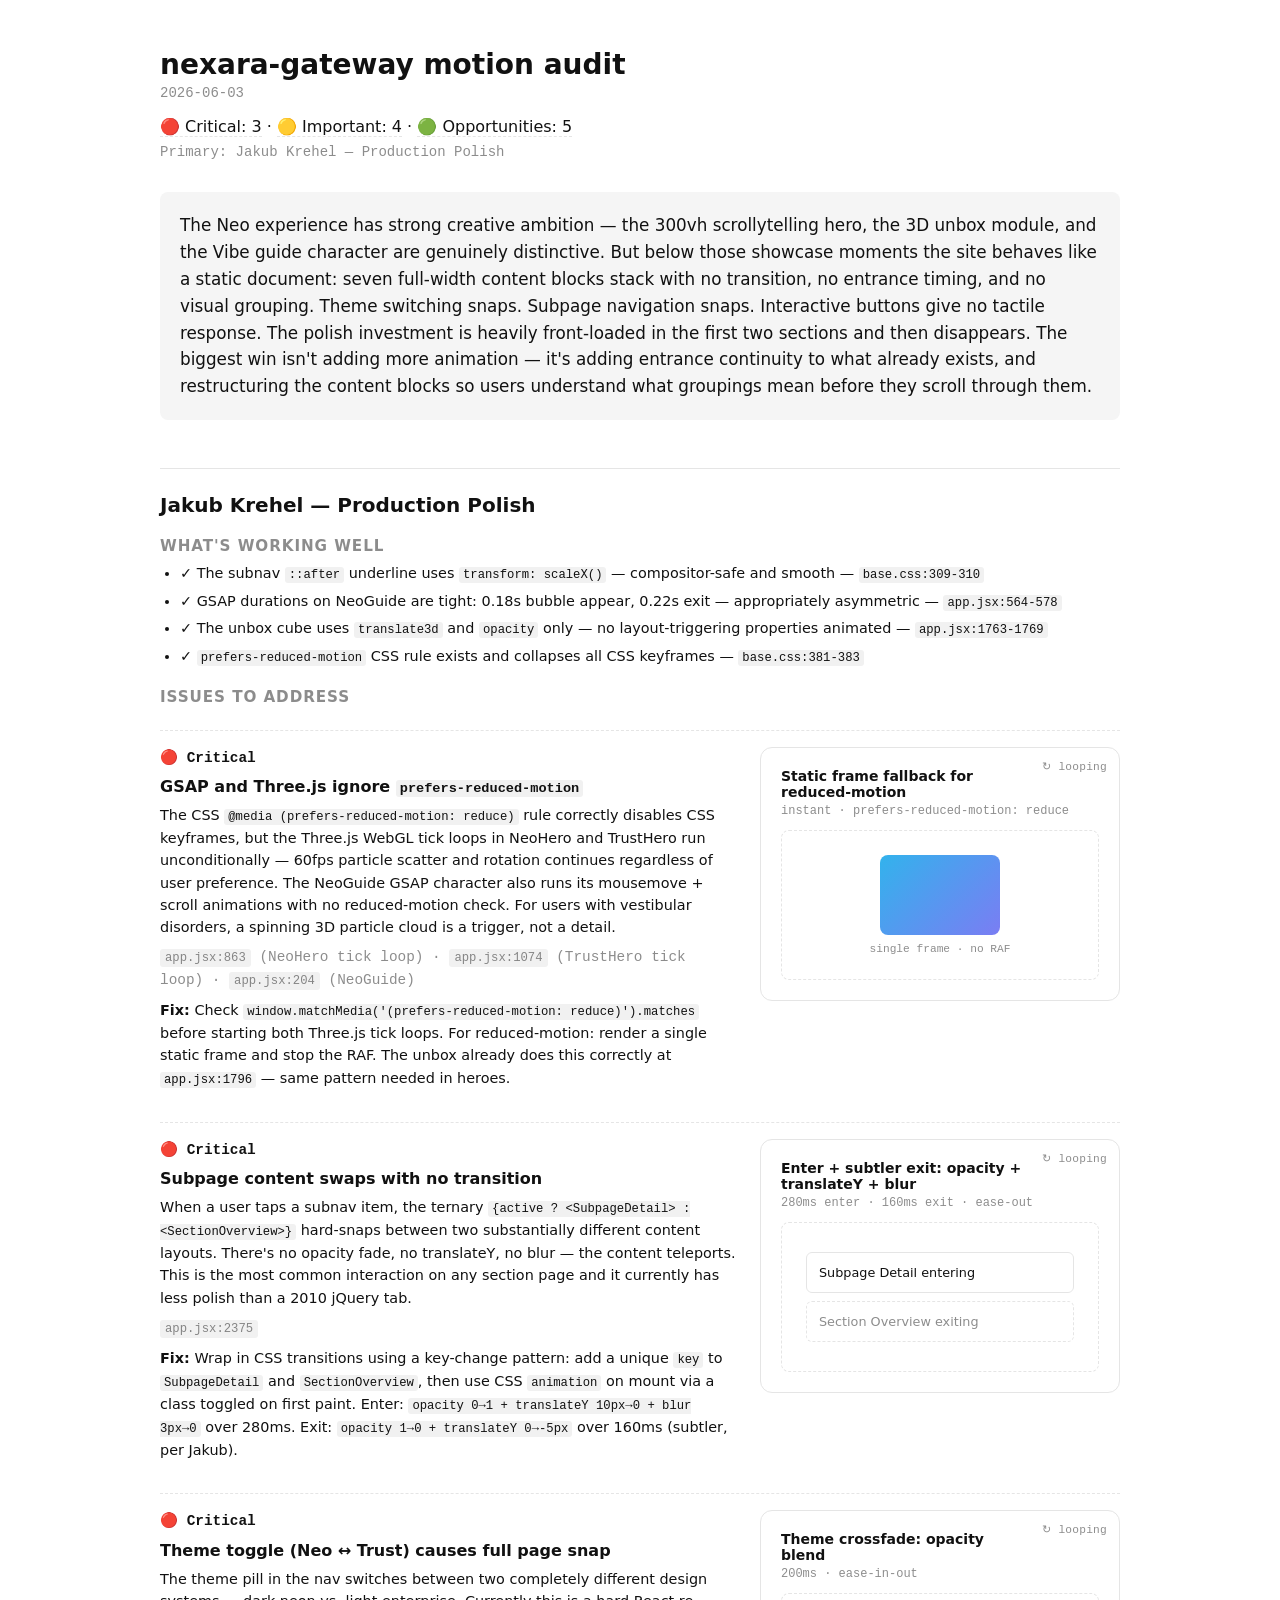
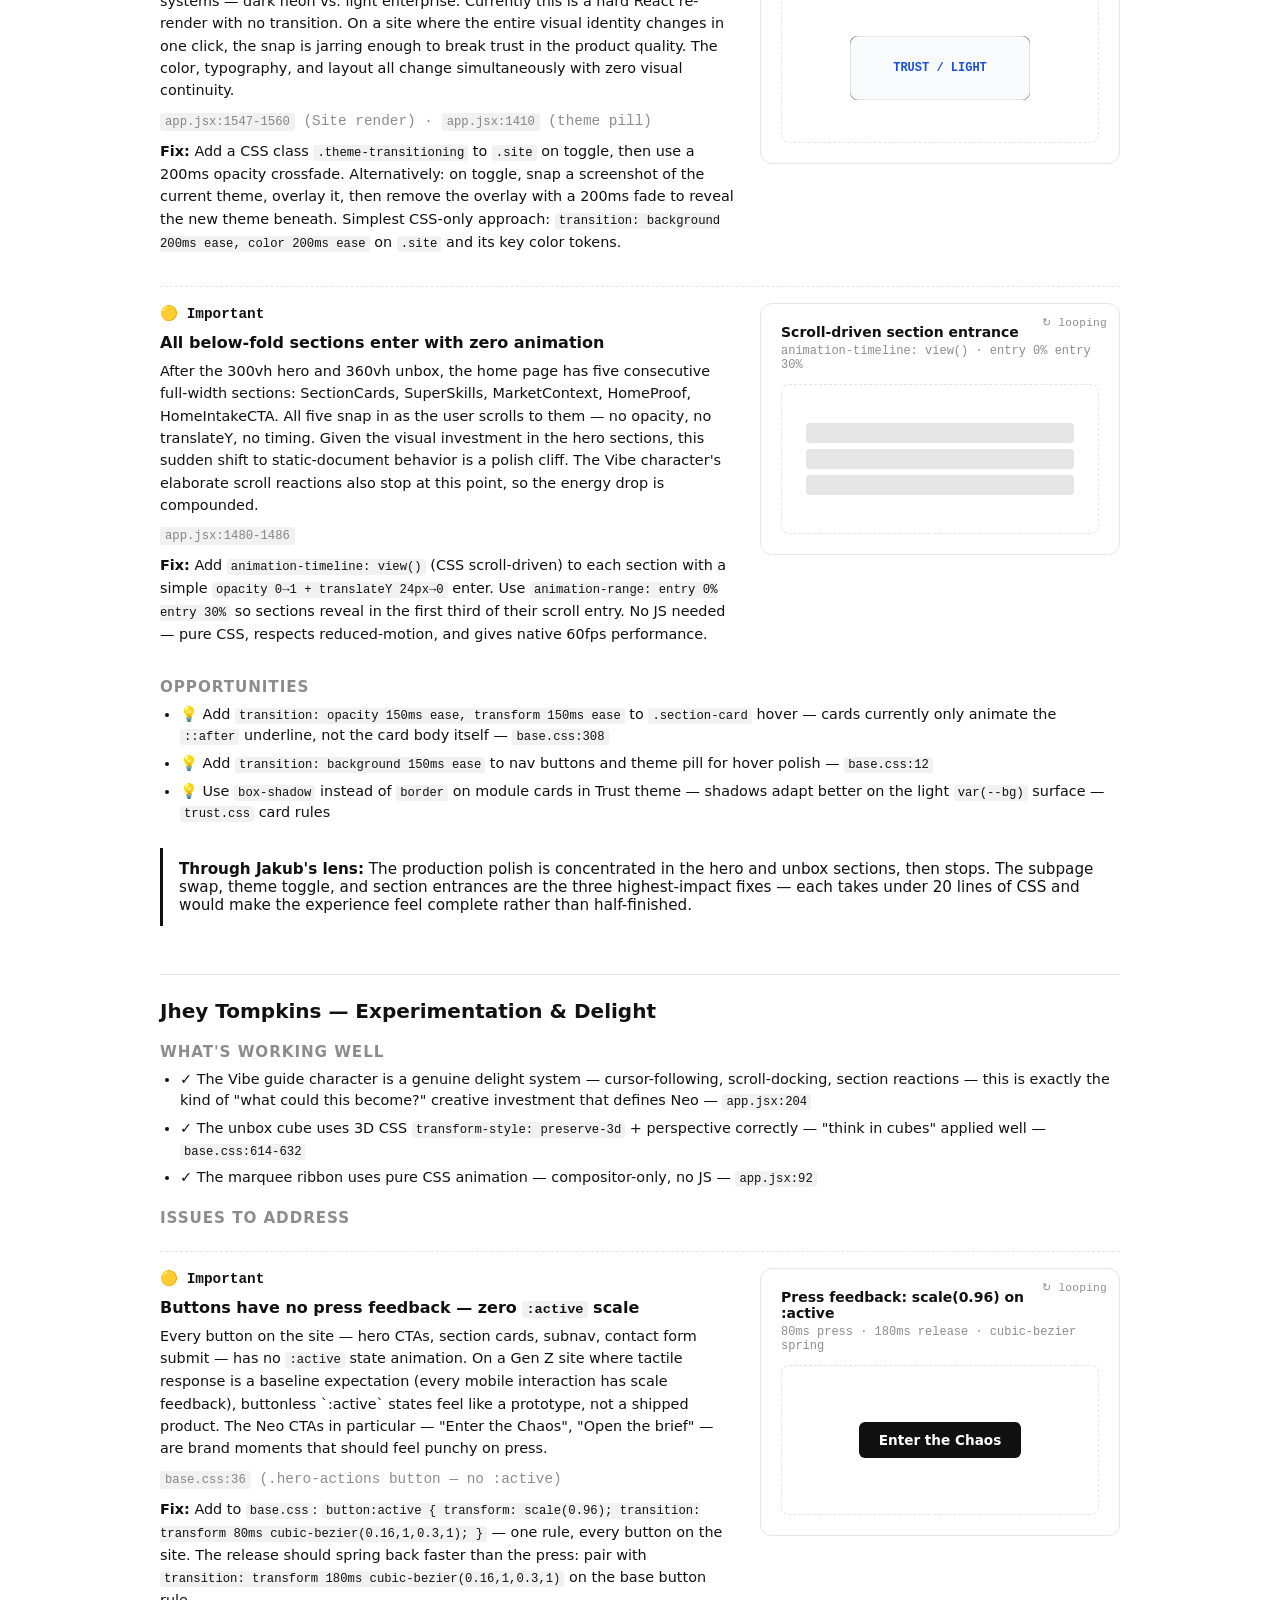
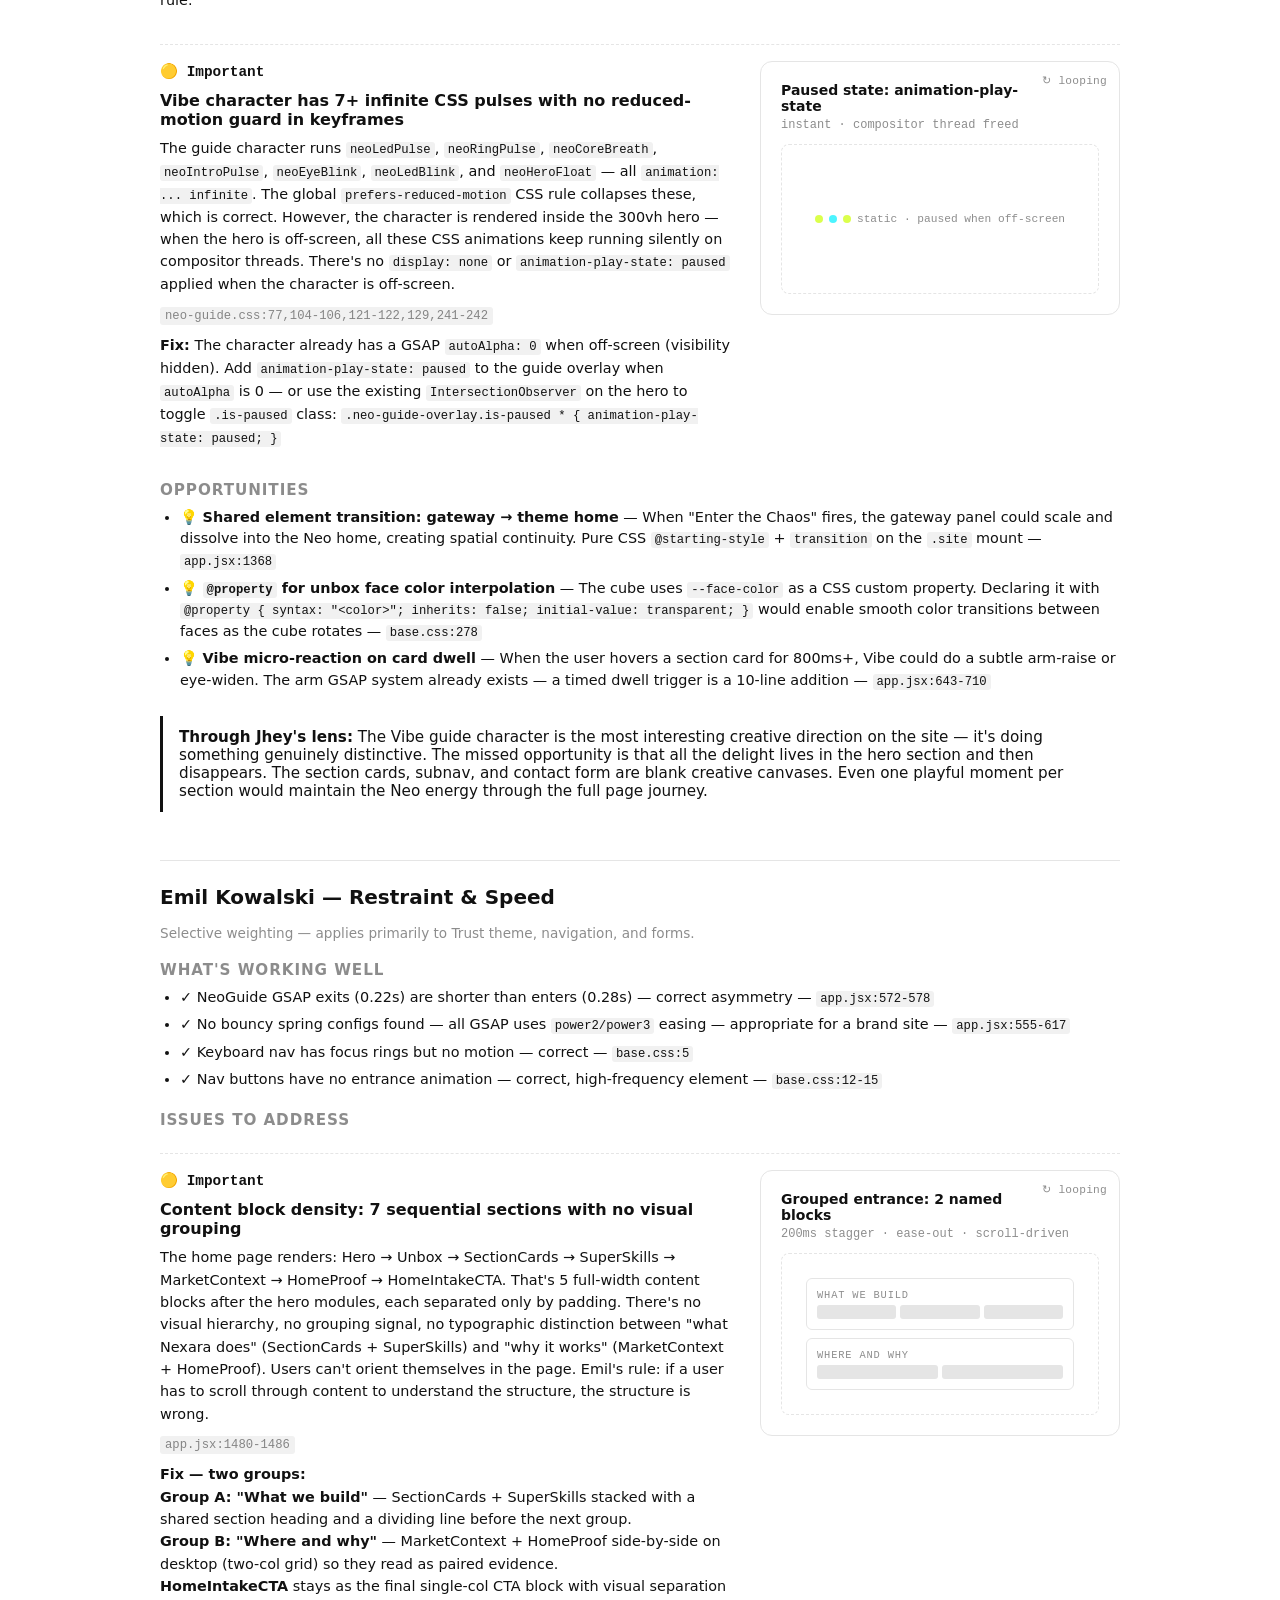
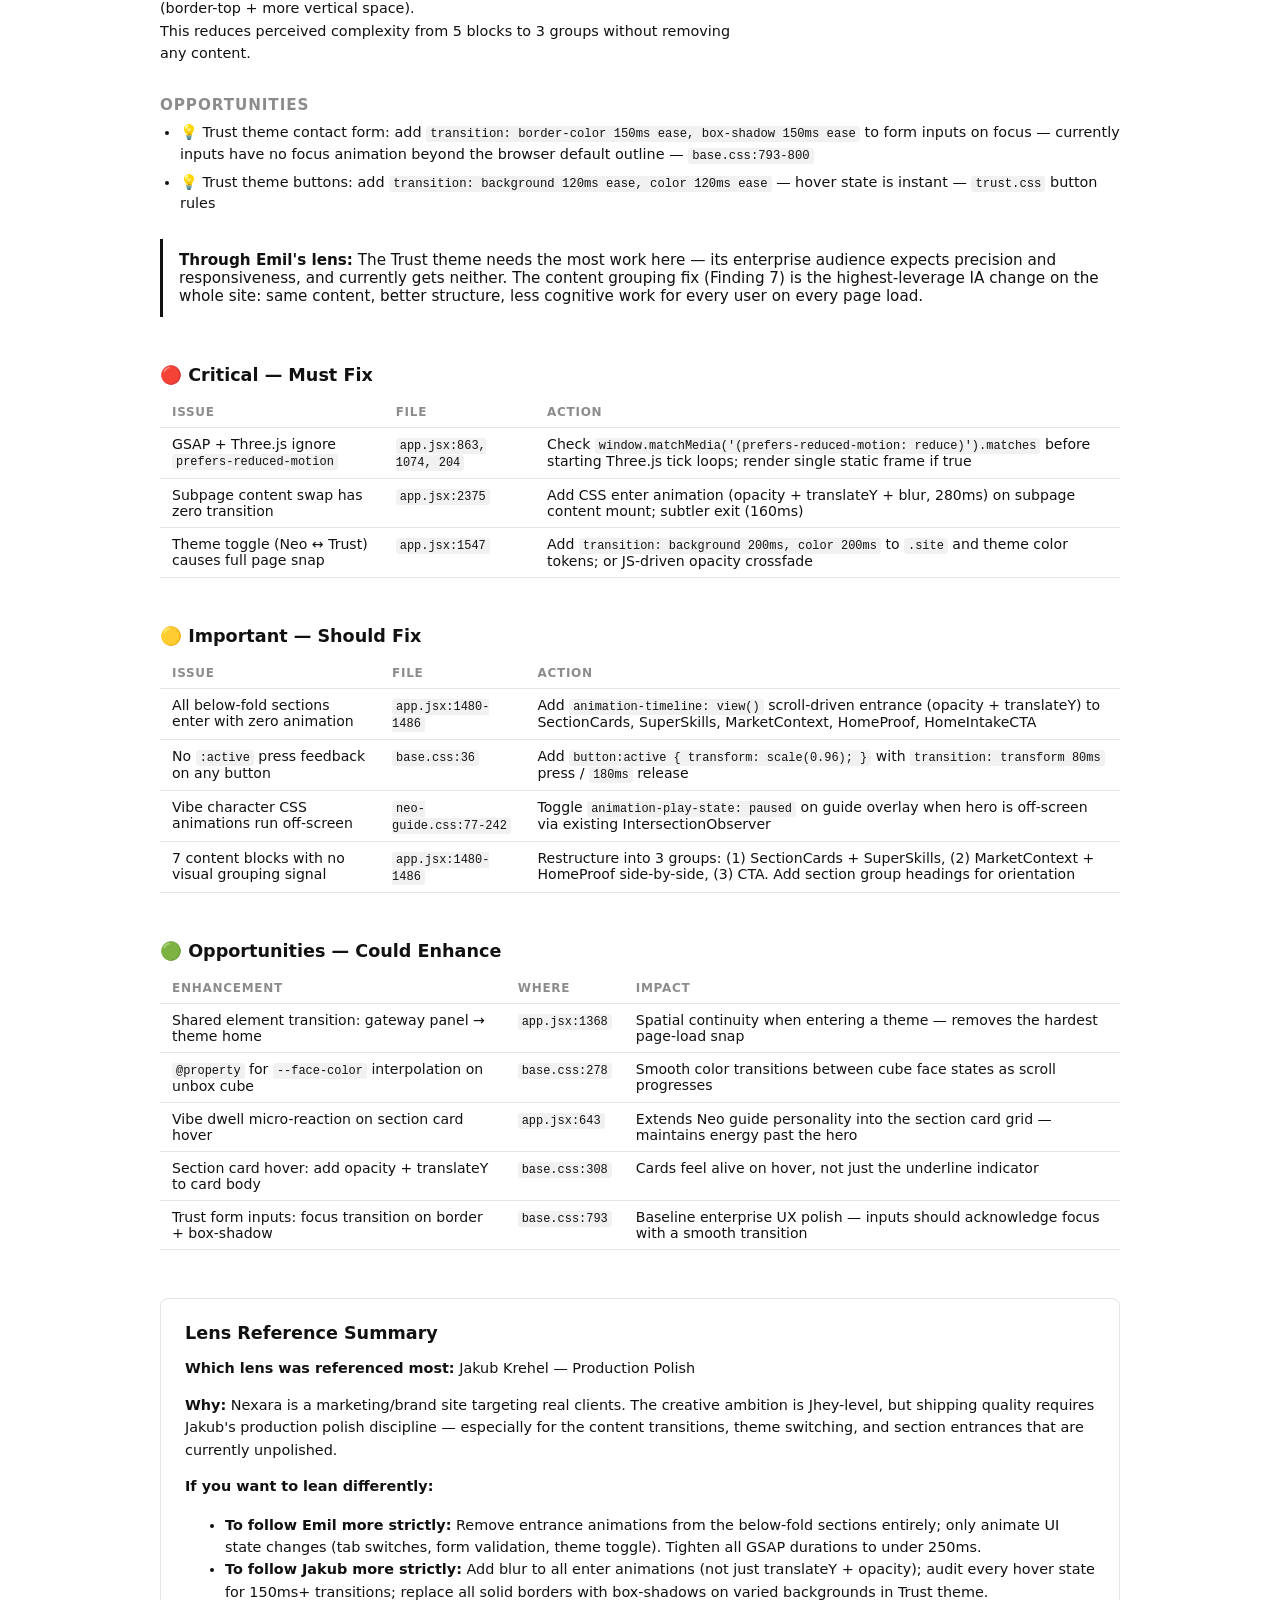
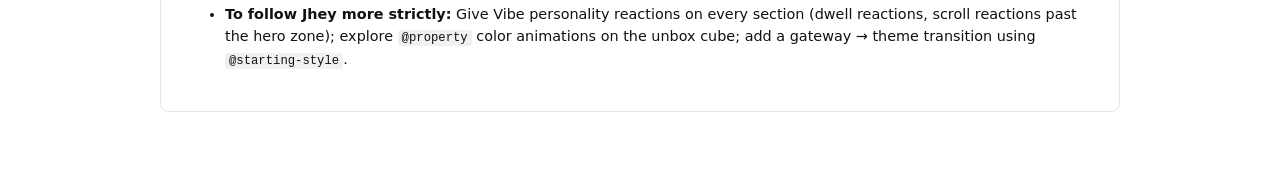
<file: motion-audits/nexara-gateway-2026-06-03.html>
<!DOCTYPE html>
<html lang="en">
<head>
  <meta charset="utf-8">
  <meta name="viewport" content="width=device-width, initial-scale=1">
  <title>nexara-gateway motion audit — 2026-06-03</title>
  <style>
    /* ── Shell tokens ── */
    :root {
      --bg: #ffffff;
      --fg: #111111;
      --border: #e5e5e5;
      --accent: #111111;
      --loop-dim: rgba(0,0,0,0.45);
      --card-radius: 12px;
      --card-padding: 20px;
      --gap: 12px;
      --sans: system-ui,-apple-system,"Segoe UI",sans-serif;
      --mono: ui-monospace,"SF Mono",Menlo,monospace;
    }
    @media (prefers-color-scheme: dark) {
      :root {
        --bg: #1a1a1a; --fg: #f0f0f0; --border: #333333;
        --accent: #f0f0f0; --loop-dim: rgba(240,240,240,0.45);
      }
    }
    body { background:var(--bg); color:var(--fg); font-family:var(--sans); margin:0; padding:0; }
    .demo-card {
      position:relative; background:var(--bg); color:var(--fg);
      border:1px solid var(--border); border-radius:var(--card-radius);
      padding:var(--card-padding); max-width:360px; min-width:280px;
      font-family:var(--sans); outline:none;
    }
    .demo-card:focus-visible { outline:none; }
    .demo-card__header { font-size:0.875rem; font-weight:600; color:var(--fg); margin-bottom:4px; padding-right:72px; }
    .demo-card__subhead { font-family:var(--mono); font-size:0.75rem; color:var(--loop-dim); margin-bottom:var(--gap); }
    .demo-card__stage {
      background:var(--bg); border:1px dashed var(--border); border-radius:8px;
      padding:24px; min-height:100px; display:flex; align-items:center;
      justify-content:center; overflow:hidden;
    }
    .demo-card__loop-indicator {
      position:absolute; top:12px; right:12px; font-family:var(--mono);
      font-size:0.7rem; color:var(--loop-dim); letter-spacing:0.02em; user-select:none;
    }
    @media (prefers-reduced-motion: reduce) {
      .demo-card__loop-indicator { display:none; }
      [class*="__motion-target"] { animation:none !important; transition:none !important; }
    }

    /* ── Finding 1: prefers-reduced-motion JS gap ── */
    @keyframes motion-1-a11y {
      0%   { opacity:0; transform:scale(1.08); }
      40%  { opacity:1; transform:scale(1); }
      66%  { opacity:1; transform:scale(1); }
      100% { opacity:1; transform:scale(1); }
    }
    .demo-card-1__motion-target {
      animation: motion-1-a11y 3s ease-out infinite;
      display:flex; flex-direction:column; align-items:center; gap:8px;
    }
    .demo-card-1__motion-target .mock-canvas {
      width:120px; height:80px; border-radius:8px;
      background:linear-gradient(135deg,#0ea5e9,#6366f1);
      opacity:0.85;
    }
    .demo-card-1__motion-target .mock-label {
      font-family:var(--mono); font-size:0.7rem; color:var(--loop-dim);
    }

    /* ── Finding 2: subpage content snap ── */
    @keyframes motion-2-enter {
      0%   { opacity:0; transform:translateY(10px); filter:blur(3px); }
      66%  { opacity:1; transform:translateY(0);    filter:blur(0);   }
      100% { opacity:1; transform:translateY(0);    filter:blur(0);   }
    }
    @keyframes motion-2-exit {
      0%   { opacity:1; transform:translateY(0);   filter:blur(0);   }
      33%  { opacity:0; transform:translateY(-5px); filter:blur(2px); }
      100% { opacity:0; transform:translateY(-5px); filter:blur(2px); }
    }
    .demo-card-2__motion-target {
      display:flex; flex-direction:column; gap:8px; width:100%;
    }
    .demo-card-2__enter {
      animation:motion-2-enter 3s ease-out infinite;
      padding:12px; border:1px solid var(--border); border-radius:6px;
      font-size:0.8rem; background:var(--bg);
    }
    .demo-card-2__exit {
      animation:motion-2-exit 3s ease-in infinite 0.15s;
      padding:12px; border:1px dashed var(--border); border-radius:6px;
      font-size:0.8rem; color:var(--loop-dim);
    }

    /* ── Finding 3: theme toggle snap ── */
    @keyframes motion-3-crossfade {
      0%   { opacity:0; }
      20%  { opacity:1; }
      66%  { opacity:1; }
      80%  { opacity:0; }
      100% { opacity:0; }
    }
    .demo-card-3__motion-target {
      position:relative; width:180px; height:64px;
    }
    .demo-card-3__layer {
      position:absolute; inset:0; border-radius:8px;
      display:flex; align-items:center; justify-content:center;
      font-size:0.75rem; font-weight:600; font-family:var(--mono);
    }
    .demo-card-3__neo {
      background:#000; color:#ccff00;
      animation:motion-3-crossfade 3s ease-in-out infinite;
    }
    .demo-card-3__trust {
      background:#f8fafc; color:#1d4ed8; border:1px solid var(--border);
      animation:motion-3-crossfade 3s ease-in-out infinite reverse;
    }

    /* ── Finding 4: section blocks no entrance ── */
    @keyframes motion-4-section-enter {
      0%   { opacity:0; transform:translateY(20px); }
      66%  { opacity:1; transform:translateY(0);    }
      100% { opacity:1; transform:translateY(0);    }
    }
    .demo-card-4__motion-target {
      display:flex; flex-direction:column; gap:6px; width:100%;
    }
    .demo-card-4__block {
      height:20px; border-radius:4px; background:var(--border);
      animation:motion-4-section-enter 3s ease-out infinite;
    }
    .demo-card-4__block:nth-child(1) { animation-delay:0s; }
    .demo-card-4__block:nth-child(2) { animation-delay:0.06s; }
    .demo-card-4__block:nth-child(3) { animation-delay:0.12s; }

    /* ── Finding 5: button active feedback ── */
    @keyframes motion-5-press {
      0%   { transform:scale(1); }
      20%  { transform:scale(0.96); }
      40%  { transform:scale(1); }
      66%  { transform:scale(1); }
      100% { transform:scale(1); }
    }
    .demo-card-5__motion-target {
      animation:motion-5-press 3s cubic-bezier(0.16,1,0.3,1) infinite;
      padding:10px 20px; background:var(--accent); color:var(--bg);
      border:none; border-radius:6px; font-size:0.85rem; font-weight:700;
      font-family:var(--sans); cursor:pointer;
    }

    /* ── Finding 6: LED pulse slop ── */
    @keyframes motion-6-reduced {
      0%   { opacity:0.7; }
      66%  { opacity:0.7; }
      100% { opacity:0.7; }
    }
    .demo-card-6__motion-target {
      display:flex; gap:6px; align-items:center;
    }
    .demo-card-6__dot {
      width:8px; height:8px; border-radius:50%;
      background:#ccff00; opacity:0.7;
      /* No animation — static final state shown */
      animation:motion-6-reduced 3s linear infinite;
    }
    .demo-card-6__label {
      font-family:var(--mono); font-size:0.7rem; color:var(--loop-dim);
    }

    /* ── Finding 7: content block stacking ── */
    @keyframes motion-7-stack {
      0%   { opacity:0; transform:translateY(16px); }
      25%  { opacity:1; transform:translateY(0); }
      66%  { opacity:1; transform:translateY(0); }
      100% { opacity:1; transform:translateY(0); }
    }
    .demo-card-7__motion-target {
      display:flex; flex-direction:column; gap:8px; width:100%;
    }
    .demo-card-7__group {
      border-radius:6px; padding:10px; border:1px solid var(--border);
    }
    .demo-card-7__group-label {
      font-size:0.65rem; font-family:var(--mono); color:var(--loop-dim);
      text-transform:uppercase; letter-spacing:0.08em; margin-bottom:4px;
    }
    .demo-card-7__group-items {
      display:flex; gap:4px;
    }
    .demo-card-7__item {
      flex:1; height:14px; border-radius:3px; background:var(--border);
    }
    .demo-card-7__group:nth-child(1) { animation:motion-7-stack 3s ease-out infinite 0s; }
    .demo-card-7__group:nth-child(2) { animation:motion-7-stack 3s ease-out infinite 0.1s; }

    /* ── Report layout ── */
    .report-wrap { max-width:960px; margin:0 auto; padding:48px 24px; }
    .report-hero { margin-bottom:32px; }
    .report-hero h1 { font-size:1.75rem; margin:0 0 4px; }
    .report-hero__date { font-family:var(--mono); color:var(--loop-dim); font-size:0.875rem; margin:0 0 16px; }
    .report-hero__counts { font-size:1rem; margin:0 0 8px; }
    .report-hero__counts a { color:inherit; text-decoration:none; border-bottom:1px dashed var(--border); }
    .report-hero__counts a:hover { border-bottom-style:solid; }
    .report-hero__primary { font-family:var(--mono); color:var(--loop-dim); font-size:0.875rem; margin:0; }
    .report-assessment { margin:32px 0; font-size:1.05rem; line-height:1.6; padding:20px; background:color-mix(in srgb,var(--accent) 4%,var(--bg)); border-radius:8px; }
    .perspective-section { margin:48px 0; padding-top:24px; border-top:1px solid var(--border); }
    .perspective-section h2 { font-size:1.25rem; margin:0 0 16px; }
    .perspective-section h3 { font-size:0.95rem; font-weight:700; margin:20px 0 8px; color:var(--loop-dim); text-transform:uppercase; letter-spacing:0.06em; }
    .perspective-section ul { margin:0; padding-left:20px; }
    .perspective-section li { margin:6px 0; font-size:0.9rem; line-height:1.5; }
    .perspective-section__quote { margin-top:24px; padding:12px 16px; background:var(--bg); border-left:3px solid var(--accent); font-size:0.95rem; border-radius:0 6px 6px 0; }
    .perspective-section__empty { font-style:italic; color:var(--loop-dim); padding:12px 0; }
    .finding-row { display:grid; grid-template-columns:1fr 360px; gap:24px; align-items:start; margin:24px 0; padding-top:16px; border-top:1px dashed var(--border); }
    @media (max-width:768px) { .finding-row { grid-template-columns:1fr; } .demo-card { max-width:100%; } }
    .finding-row__severity { font-family:var(--mono); font-size:0.75rem; margin:0 0 4px; font-weight:700; }
    .finding-row h4 { margin:0 0 8px; font-size:1rem; }
    .finding-row p { margin:0 0 8px; font-size:0.9rem; line-height:1.55; }
    .finding-row__location { font-family:var(--mono); font-size:0.78rem; color:var(--loop-dim); }
    .finding-row__location code { background:color-mix(in srgb,var(--accent) 6%,var(--bg)); padding:2px 5px; border-radius:3px; }
    code { font-family:var(--mono); font-size:0.85em; background:color-mix(in srgb,var(--accent) 6%,var(--bg)); padding:1px 4px; border-radius:3px; }
    .recommendations { margin:48px 0; }
    .recommendations h2 { font-size:1.1rem; margin:0 0 12px; }
    .recommendations table { width:100%; border-collapse:collapse; font-size:0.88rem; }
    .recommendations th, .recommendations td { text-align:left; padding:8px 12px; border-bottom:1px solid var(--border); vertical-align:top; }
    .recommendations th { font-weight:700; color:var(--loop-dim); font-size:0.75rem; text-transform:uppercase; letter-spacing:0.06em; }
    .reference-summary { margin:48px 0; padding:24px; border:1px solid var(--border); border-radius:8px; }
    .reference-summary h2 { font-size:1.1rem; margin:0 0 12px; }
    .reference-summary p, .reference-summary li { font-size:0.9rem; line-height:1.55; }
  </style>
</head>
<body>
<div class="report-wrap">

  <!-- Hero -->
  <header class="report-hero">
    <h1>nexara-gateway motion audit</h1>
    <p class="report-hero__date">2026-06-03</p>
    <p class="report-hero__counts">
      <a href="#critical-findings">🔴 Critical: 3</a> ·
      <a href="#important-findings">🟡 Important: 4</a> ·
      <a href="#opportunity-findings">🟢 Opportunities: 5</a>
    </p>
    <p class="report-hero__primary">Primary: Jakub Krehel — Production Polish</p>
  </header>

  <!-- Overall Assessment -->
  <section class="report-assessment">
    The Neo experience has strong creative ambition — the 300vh scrollytelling hero, the 3D unbox module, and the Vibe guide character are genuinely distinctive. But below those showcase moments the site behaves like a static document: seven full-width content blocks stack with no transition, no entrance timing, and no visual grouping. Theme switching snaps. Subpage navigation snaps. Interactive buttons give no tactile response. The polish investment is heavily front-loaded in the first two sections and then disappears. The biggest win isn't adding more animation — it's adding entrance continuity to what already exists, and restructuring the content blocks so users understand what groupings mean before they scroll through them.
  </section>

  <!-- ═══════════════════════════════════════════
       JAKUB KREHEL — Production Polish (Primary)
  ═══════════════════════════════════════════ -->
  <section class="perspective-section" id="perspective-jakub">
    <h2>Jakub Krehel — Production Polish</h2>

    <div class="perspective-section__working-well">
      <h3>What's Working Well</h3>
      <ul>
        <li>✓ The subnav <code>::after</code> underline uses <code>transform: scaleX()</code> — compositor-safe and smooth — <code>base.css:309-310</code></li>
        <li>✓ GSAP durations on NeoGuide are tight: 0.18s bubble appear, 0.22s exit — appropriately asymmetric — <code>app.jsx:564-578</code></li>
        <li>✓ The unbox cube uses <code>translate3d</code> and <code>opacity</code> only — no layout-triggering properties animated — <code>app.jsx:1763-1769</code></li>
        <li>✓ <code>prefers-reduced-motion</code> CSS rule exists and collapses all CSS keyframes — <code>base.css:381-383</code></li>
      </ul>
    </div>

    <div class="perspective-section__issues" id="jakub-issues">
      <h3>Issues to Address</h3>

      <!-- Finding 1 -->
      <div class="finding-row" id="finding-1">
        <div class="finding-row__prose">
          <p class="finding-row__severity">🔴 Critical</p>
          <h4>GSAP and Three.js ignore <code>prefers-reduced-motion</code></h4>
          <p>The CSS <code>@media (prefers-reduced-motion: reduce)</code> rule correctly disables CSS keyframes, but the Three.js WebGL tick loops in NeoHero and TrustHero run unconditionally — 60fps particle scatter and rotation continues regardless of user preference. The NeoGuide GSAP character also runs its mousemove + scroll animations with no reduced-motion check. For users with vestibular disorders, a spinning 3D particle cloud is a trigger, not a detail.</p>
          <p class="finding-row__location">
            <code>app.jsx:863</code> (NeoHero tick loop) ·
            <code>app.jsx:1074</code> (TrustHero tick loop) ·
            <code>app.jsx:204</code> (NeoGuide)
          </p>
          <p><strong>Fix:</strong> Check <code>window.matchMedia('(prefers-reduced-motion: reduce)').matches</code> before starting both Three.js tick loops. For reduced-motion: render a single static frame and stop the RAF. The unbox already does this correctly at <code>app.jsx:1796</code> — same pattern needed in heroes.</p>
        </div>
        <article class="demo-card" tabindex="-1">
          <div class="demo-card__loop-indicator">↻ looping</div>
          <div class="demo-card__header">Static frame fallback for reduced-motion</div>
          <div class="demo-card__subhead">instant · prefers-reduced-motion: reduce</div>
          <div class="demo-card__stage">
            <div class="demo-card-1__motion-target">
              <div class="mock-canvas"></div>
              <span class="mock-label">single frame · no RAF</span>
            </div>
          </div>
        </article>
      </div>

      <!-- Finding 2 -->
      <div class="finding-row" id="finding-2">
        <div class="finding-row__prose">
          <p class="finding-row__severity">🔴 Critical</p>
          <h4>Subpage content swaps with no transition</h4>
          <p>When a user taps a subnav item, the ternary <code>{active ? &lt;SubpageDetail&gt; : &lt;SectionOverview&gt;}</code> hard-snaps between two substantially different content layouts. There's no opacity fade, no translateY, no blur — the content teleports. This is the most common interaction on any section page and it currently has less polish than a 2010 jQuery tab.</p>
          <p class="finding-row__location"><code>app.jsx:2375</code></p>
          <p><strong>Fix:</strong> Wrap in CSS transitions using a key-change pattern: add a unique <code>key</code> to <code>SubpageDetail</code> and <code>SectionOverview</code>, then use CSS <code>animation</code> on mount via a class toggled on first paint. Enter: <code>opacity 0→1 + translateY 10px→0 + blur 3px→0</code> over 280ms. Exit: <code>opacity 1→0 + translateY 0→-5px</code> over 160ms (subtler, per Jakub).</p>
        </div>
        <article class="demo-card" tabindex="-1">
          <div class="demo-card__loop-indicator">↻ looping</div>
          <div class="demo-card__header">Enter + subtler exit: opacity + translateY + blur</div>
          <div class="demo-card__subhead">280ms enter · 160ms exit · ease-out</div>
          <div class="demo-card__stage">
            <div class="demo-card-2__motion-target">
              <div class="demo-card-2__enter">Subpage Detail entering</div>
              <div class="demo-card-2__exit">Section Overview exiting</div>
            </div>
          </div>
        </article>
      </div>

      <!-- Finding 3 -->
      <div class="finding-row" id="finding-3">
        <div class="finding-row__prose">
          <p class="finding-row__severity">🔴 Critical</p>
          <h4>Theme toggle (Neo ↔ Trust) causes full page snap</h4>
          <p>The theme pill in the nav switches between two completely different design systems — dark neon vs. light enterprise. Currently this is a hard React re-render with no transition. On a site where the entire visual identity changes in one click, the snap is jarring enough to break trust in the product quality. The color, typography, and layout all change simultaneously with zero visual continuity.</p>
          <p class="finding-row__location"><code>app.jsx:1547-1560</code> (Site render) · <code>app.jsx:1410</code> (theme pill)</p>
          <p><strong>Fix:</strong> Add a CSS class <code>.theme-transitioning</code> to <code>.site</code> on toggle, then use a 200ms opacity crossfade. Alternatively: on toggle, snap a screenshot of the current theme, overlay it, then remove the overlay with a 200ms fade to reveal the new theme beneath. Simplest CSS-only approach: <code>transition: background 200ms ease, color 200ms ease</code> on <code>.site</code> and its key color tokens.</p>
        </div>
        <article class="demo-card" tabindex="-1">
          <div class="demo-card__loop-indicator">↻ looping</div>
          <div class="demo-card__header">Theme crossfade: opacity blend</div>
          <div class="demo-card__subhead">200ms · ease-in-out</div>
          <div class="demo-card__stage">
            <div class="demo-card-3__motion-target">
              <div class="demo-card-3__layer demo-card-3__neo">NEO / DARK</div>
              <div class="demo-card-3__layer demo-card-3__trust">TRUST / LIGHT</div>
            </div>
          </div>
        </article>
      </div>

      <!-- Finding 4 -->
      <div class="finding-row" id="finding-4">
        <div class="finding-row__prose">
          <p class="finding-row__severity">🟡 Important</p>
          <h4>All below-fold sections enter with zero animation</h4>
          <p>After the 300vh hero and 360vh unbox, the home page has five consecutive full-width sections: SectionCards, SuperSkills, MarketContext, HomeProof, HomeIntakeCTA. All five snap in as the user scrolls to them — no opacity, no translateY, no timing. Given the visual investment in the hero sections, this sudden shift to static-document behavior is a polish cliff. The Vibe character's elaborate scroll reactions also stop at this point, so the energy drop is compounded.</p>
          <p class="finding-row__location"><code>app.jsx:1480-1486</code></p>
          <p><strong>Fix:</strong> Add <code>animation-timeline: view()</code> (CSS scroll-driven) to each section with a simple <code>opacity 0→1 + translateY 24px→0</code> enter. Use <code>animation-range: entry 0% entry 30%</code> so sections reveal in the first third of their scroll entry. No JS needed — pure CSS, respects reduced-motion, and gives native 60fps performance.</p>
        </div>
        <article class="demo-card" tabindex="-1">
          <div class="demo-card__loop-indicator">↻ looping</div>
          <div class="demo-card__header">Scroll-driven section entrance</div>
          <div class="demo-card__subhead">animation-timeline: view() · entry 0% entry 30%</div>
          <div class="demo-card__stage">
            <div class="demo-card-4__motion-target">
              <div class="demo-card-4__block"></div>
              <div class="demo-card-4__block"></div>
              <div class="demo-card-4__block"></div>
            </div>
          </div>
        </article>
      </div>

    </div>

    <div class="perspective-section__opportunities">
      <h3>Opportunities</h3>
      <ul>
        <li>💡 Add <code>transition: opacity 150ms ease, transform 150ms ease</code> to <code>.section-card</code> hover — cards currently only animate the <code>::after</code> underline, not the card body itself — <code>base.css:308</code></li>
        <li>💡 Add <code>transition: background 150ms ease</code> to nav buttons and theme pill for hover polish — <code>base.css:12</code></li>
        <li>💡 Use <code>box-shadow</code> instead of <code>border</code> on module cards in Trust theme — shadows adapt better on the light <code>var(--bg)</code> surface — <code>trust.css</code> card rules</li>
      </ul>
    </div>

    <p class="perspective-section__quote">
      <strong>Through Jakub's lens:</strong> The production polish is concentrated in the hero and unbox sections, then stops. The subpage swap, theme toggle, and section entrances are the three highest-impact fixes — each takes under 20 lines of CSS and would make the experience feel complete rather than half-finished.
    </p>
  </section>

  <!-- ═══════════════════════════════════════════
       JHEY TOMPKINS — Experimentation & Delight (Secondary)
  ═══════════════════════════════════════════ -->
  <section class="perspective-section" id="perspective-jhey">
    <h2>Jhey Tompkins — Experimentation & Delight</h2>

    <div class="perspective-section__working-well">
      <h3>What's Working Well</h3>
      <ul>
        <li>✓ The Vibe guide character is a genuine delight system — cursor-following, scroll-docking, section reactions — this is exactly the kind of "what could this become?" creative investment that defines Neo — <code>app.jsx:204</code></li>
        <li>✓ The unbox cube uses 3D CSS <code>transform-style: preserve-3d</code> + perspective correctly — "think in cubes" applied well — <code>base.css:614-632</code></li>
        <li>✓ The marquee ribbon uses pure CSS animation — compositor-only, no JS — <code>app.jsx:92</code></li>
      </ul>
    </div>

    <div class="perspective-section__issues" id="jhey-issues">
      <h3>Issues to Address</h3>

      <!-- Finding 5 -->
      <div class="finding-row" id="finding-5">
        <div class="finding-row__prose">
          <p class="finding-row__severity">🟡 Important</p>
          <h4>Buttons have no press feedback — zero <code>:active</code> scale</h4>
          <p>Every button on the site — hero CTAs, section cards, subnav, contact form submit — has no <code>:active</code> state animation. On a Gen Z site where tactile response is a baseline expectation (every mobile interaction has scale feedback), buttonless `:active` states feel like a prototype, not a shipped product. The Neo CTAs in particular — "Enter the Chaos", "Open the brief" — are brand moments that should feel punchy on press.</p>
          <p class="finding-row__location"><code>base.css:36</code> (.hero-actions button — no :active)</p>
          <p><strong>Fix:</strong> Add to <code>base.css</code>: <code>button:active { transform: scale(0.96); transition: transform 80ms cubic-bezier(0.16,1,0.3,1); }</code> — one rule, every button on the site. The release should spring back faster than the press: pair with <code>transition: transform 180ms cubic-bezier(0.16,1,0.3,1)</code> on the base button rule.</p>
        </div>
        <article class="demo-card" tabindex="-1">
          <div class="demo-card__loop-indicator">↻ looping</div>
          <div class="demo-card__header">Press feedback: scale(0.96) on :active</div>
          <div class="demo-card__subhead">80ms press · 180ms release · cubic-bezier spring</div>
          <div class="demo-card__stage">
            <button class="demo-card-5__motion-target">Enter the Chaos</button>
          </div>
        </article>
      </div>

      <!-- Finding 6 -->
      <div class="finding-row" id="finding-6">
        <div class="finding-row__prose">
          <p class="finding-row__severity">🟡 Important</p>
          <h4>Vibe character has 7+ infinite CSS pulses with no reduced-motion guard in keyframes</h4>
          <p>The guide character runs <code>neoLedPulse</code>, <code>neoRingPulse</code>, <code>neoCoreBreath</code>, <code>neoIntroPulse</code>, <code>neoEyeBlink</code>, <code>neoLedBlink</code>, and <code>neoHeroFloat</code> — all <code>animation: ... infinite</code>. The global <code>prefers-reduced-motion</code> CSS rule collapses these, which is correct. However, the character is rendered inside the 300vh hero — when the hero is off-screen, all these CSS animations keep running silently on compositor threads. There's no <code>display: none</code> or <code>animation-play-state: paused</code> applied when the character is off-screen.</p>
          <p class="finding-row__location"><code>neo-guide.css:77,104-106,121-122,129,241-242</code></p>
          <p><strong>Fix:</strong> The character already has a GSAP <code>autoAlpha: 0</code> when off-screen (visibility hidden). Add <code>animation-play-state: paused</code> to the guide overlay when <code>autoAlpha</code> is 0 — or use the existing <code>IntersectionObserver</code> on the hero to toggle <code>.is-paused</code> class: <code>.neo-guide-overlay.is-paused * { animation-play-state: paused; }</code></p>
        </div>
        <article class="demo-card" tabindex="-1">
          <div class="demo-card__loop-indicator">↻ looping</div>
          <div class="demo-card__header">Paused state: animation-play-state</div>
          <div class="demo-card__subhead">instant · compositor thread freed</div>
          <div class="demo-card__stage">
            <div class="demo-card-6__motion-target">
              <div class="demo-card-6__dot"></div>
              <div class="demo-card-6__dot" style="background:#00f0ff;"></div>
              <div class="demo-card-6__dot"></div>
              <span class="demo-card-6__label">static · paused when off-screen</span>
            </div>
          </div>
        </article>
      </div>
    </div>

    <div class="perspective-section__opportunities">
      <h3>Opportunities</h3>
      <ul>
        <li>💡 <strong>Shared element transition: gateway → theme home</strong> — When "Enter the Chaos" fires, the gateway panel could scale and dissolve into the Neo home, creating spatial continuity. Pure CSS <code>@starting-style</code> + <code>transition</code> on the <code>.site</code> mount — <code>app.jsx:1368</code></li>
        <li>💡 <strong><code>@property</code> for unbox face color interpolation</strong> — The cube uses <code>--face-color</code> as a CSS custom property. Declaring it with <code>@property { syntax: "&lt;color&gt;"; inherits: false; initial-value: transparent; }</code> would enable smooth color transitions between faces as the cube rotates — <code>base.css:278</code></li>
        <li>💡 <strong>Vibe micro-reaction on card dwell</strong> — When the user hovers a section card for 800ms+, Vibe could do a subtle arm-raise or eye-widen. The arm GSAP system already exists — a timed dwell trigger is a 10-line addition — <code>app.jsx:643-710</code></li>
      </ul>
    </div>

    <p class="perspective-section__quote">
      <strong>Through Jhey's lens:</strong> The Vibe guide character is the most interesting creative direction on the site — it's doing something genuinely distinctive. The missed opportunity is that all the delight lives in the hero section and then disappears. The section cards, subnav, and contact form are blank creative canvases. Even one playful moment per section would maintain the Neo energy through the full page journey.
    </p>
  </section>

  <!-- ═══════════════════════════════════════════
       EMIL KOWALSKI — Restraint & Speed (Selective)
  ═══════════════════════════════════════════ -->
  <section class="perspective-section" id="perspective-emil">
    <h2>Emil Kowalski — Restraint &amp; Speed</h2>
    <p style="font-size:0.85rem;color:var(--loop-dim);margin:0 0 16px;">Selective weighting — applies primarily to Trust theme, navigation, and forms.</p>

    <div class="perspective-section__working-well">
      <h3>What's Working Well</h3>
      <ul>
        <li>✓ NeoGuide GSAP exits (0.22s) are shorter than enters (0.28s) — correct asymmetry — <code>app.jsx:572-578</code></li>
        <li>✓ No bouncy spring configs found — all GSAP uses <code>power2/power3</code> easing — appropriate for a brand site — <code>app.jsx:555-617</code></li>
        <li>✓ Keyboard nav has focus rings but no motion — correct — <code>base.css:5</code></li>
        <li>✓ Nav buttons have no entrance animation — correct, high-frequency element — <code>base.css:12-15</code></li>
      </ul>
    </div>

    <div class="perspective-section__issues" id="emil-issues">
      <h3>Issues to Address</h3>

      <!-- Finding 7 -->
      <div class="finding-row" id="finding-7">
        <div class="finding-row__prose">
          <p class="finding-row__severity">🟡 Important</p>
          <h4>Content block density: 7 sequential sections with no visual grouping</h4>
          <p>The home page renders: Hero → Unbox → SectionCards → SuperSkills → MarketContext → HomeProof → HomeIntakeCTA. That's 5 full-width content blocks after the hero modules, each separated only by padding. There's no visual hierarchy, no grouping signal, no typographic distinction between "what Nexara does" (SectionCards + SuperSkills) and "why it works" (MarketContext + HomeProof). Users can't orient themselves in the page. Emil's rule: if a user has to scroll through content to understand the structure, the structure is wrong.</p>
          <p class="finding-row__location"><code>app.jsx:1480-1486</code></p>
          <p><strong>Fix — two groups:</strong><br>
          <strong>Group A: "What we build"</strong> — SectionCards + SuperSkills stacked with a shared section heading and a dividing line before the next group.<br>
          <strong>Group B: "Where and why"</strong> — MarketContext + HomeProof side-by-side on desktop (two-col grid) so they read as paired evidence.<br>
          <strong>HomeIntakeCTA</strong> stays as the final single-col CTA block with visual separation (border-top + more vertical space).<br>
          This reduces perceived complexity from 5 blocks to 3 groups without removing any content.</p>
        </div>
        <article class="demo-card" tabindex="-1">
          <div class="demo-card__loop-indicator">↻ looping</div>
          <div class="demo-card__header">Grouped entrance: 2 named blocks</div>
          <div class="demo-card__subhead">200ms stagger · ease-out · scroll-driven</div>
          <div class="demo-card__stage">
            <div class="demo-card-7__motion-target">
              <div class="demo-card-7__group">
                <div class="demo-card-7__group-label">What we build</div>
                <div class="demo-card-7__group-items">
                  <div class="demo-card-7__item"></div>
                  <div class="demo-card-7__item"></div>
                  <div class="demo-card-7__item"></div>
                </div>
              </div>
              <div class="demo-card-7__group">
                <div class="demo-card-7__group-label">Where and why</div>
                <div class="demo-card-7__group-items">
                  <div class="demo-card-7__item"></div>
                  <div class="demo-card-7__item"></div>
                </div>
              </div>
            </div>
          </div>
        </article>
      </div>

    </div>

    <div class="perspective-section__opportunities">
      <h3>Opportunities</h3>
      <ul>
        <li>💡 Trust theme contact form: add <code>transition: border-color 150ms ease, box-shadow 150ms ease</code> to form inputs on focus — currently inputs have no focus animation beyond the browser default outline — <code>base.css:793-800</code></li>
        <li>💡 Trust theme buttons: add <code>transition: background 120ms ease, color 120ms ease</code> — hover state is instant — <code>trust.css</code> button rules</li>
      </ul>
    </div>

    <p class="perspective-section__quote">
      <strong>Through Emil's lens:</strong> The Trust theme needs the most work here — its enterprise audience expects precision and responsiveness, and currently gets neither. The content grouping fix (Finding 7) is the highest-leverage IA change on the whole site: same content, better structure, less cognitive work for every user on every page load.
    </p>
  </section>

  <!-- ═══════════════════════════════════════════
       COMBINED RECOMMENDATIONS
  ═══════════════════════════════════════════ -->
  <section class="recommendations" id="critical-findings">
    <h2>🔴 Critical — Must Fix</h2>
    <table>
      <thead><tr><th>Issue</th><th>File</th><th>Action</th></tr></thead>
      <tbody>
        <tr>
          <td>GSAP + Three.js ignore <code>prefers-reduced-motion</code></td>
          <td><code>app.jsx:863, 1074, 204</code></td>
          <td>Check <code>window.matchMedia('(prefers-reduced-motion: reduce)').matches</code> before starting Three.js tick loops; render single static frame if true</td>
        </tr>
        <tr>
          <td>Subpage content swap has zero transition</td>
          <td><code>app.jsx:2375</code></td>
          <td>Add CSS enter animation (opacity + translateY + blur, 280ms) on subpage content mount; subtler exit (160ms)</td>
        </tr>
        <tr>
          <td>Theme toggle (Neo ↔ Trust) causes full page snap</td>
          <td><code>app.jsx:1547</code></td>
          <td>Add <code>transition: background 200ms, color 200ms</code> to <code>.site</code> and theme color tokens; or JS-driven opacity crossfade</td>
        </tr>
      </tbody>
    </table>
  </section>

  <section class="recommendations" id="important-findings">
    <h2>🟡 Important — Should Fix</h2>
    <table>
      <thead><tr><th>Issue</th><th>File</th><th>Action</th></tr></thead>
      <tbody>
        <tr>
          <td>All below-fold sections enter with zero animation</td>
          <td><code>app.jsx:1480-1486</code></td>
          <td>Add <code>animation-timeline: view()</code> scroll-driven entrance (opacity + translateY) to SectionCards, SuperSkills, MarketContext, HomeProof, HomeIntakeCTA</td>
        </tr>
        <tr>
          <td>No <code>:active</code> press feedback on any button</td>
          <td><code>base.css:36</code></td>
          <td>Add <code>button:active { transform: scale(0.96); }</code> with <code>transition: transform 80ms</code> press / <code>180ms</code> release</td>
        </tr>
        <tr>
          <td>Vibe character CSS animations run off-screen</td>
          <td><code>neo-guide.css:77-242</code></td>
          <td>Toggle <code>animation-play-state: paused</code> on guide overlay when hero is off-screen via existing IntersectionObserver</td>
        </tr>
        <tr>
          <td>7 content blocks with no visual grouping signal</td>
          <td><code>app.jsx:1480-1486</code></td>
          <td>Restructure into 3 groups: (1) SectionCards + SuperSkills, (2) MarketContext + HomeProof side-by-side, (3) CTA. Add section group headings for orientation</td>
        </tr>
      </tbody>
    </table>
  </section>

  <section class="recommendations" id="opportunity-findings">
    <h2>🟢 Opportunities — Could Enhance</h2>
    <table>
      <thead><tr><th>Enhancement</th><th>Where</th><th>Impact</th></tr></thead>
      <tbody>
        <tr>
          <td>Shared element transition: gateway panel → theme home</td>
          <td><code>app.jsx:1368</code></td>
          <td>Spatial continuity when entering a theme — removes the hardest page-load snap</td>
        </tr>
        <tr>
          <td><code>@property</code> for <code>--face-color</code> interpolation on unbox cube</td>
          <td><code>base.css:278</code></td>
          <td>Smooth color transitions between cube face states as scroll progresses</td>
        </tr>
        <tr>
          <td>Vibe dwell micro-reaction on section card hover</td>
          <td><code>app.jsx:643</code></td>
          <td>Extends Neo guide personality into the section card grid — maintains energy past the hero</td>
        </tr>
        <tr>
          <td>Section card hover: add opacity + translateY to card body</td>
          <td><code>base.css:308</code></td>
          <td>Cards feel alive on hover, not just the underline indicator</td>
        </tr>
        <tr>
          <td>Trust form inputs: focus transition on border + box-shadow</td>
          <td><code>base.css:793</code></td>
          <td>Baseline enterprise UX polish — inputs should acknowledge focus with a smooth transition</td>
        </tr>
      </tbody>
    </table>
  </section>

  <!-- ═══════════════════════════════════════════
       LENS REFERENCE SUMMARY
  ═══════════════════════════════════════════ -->
  <section class="reference-summary">
    <h2>Lens Reference Summary</h2>
    <p><strong>Which lens was referenced most:</strong> Jakub Krehel — Production Polish</p>
    <p><strong>Why:</strong> Nexara is a marketing/brand site targeting real clients. The creative ambition is Jhey-level, but shipping quality requires Jakub's production polish discipline — especially for the content transitions, theme switching, and section entrances that are currently unpolished.</p>
    <p><strong>If you want to lean differently:</strong></p>
    <ul>
      <li><strong>To follow Emil more strictly:</strong> Remove entrance animations from the below-fold sections entirely; only animate UI state changes (tab switches, form validation, theme toggle). Tighten all GSAP durations to under 250ms.</li>
      <li><strong>To follow Jakub more strictly:</strong> Add blur to all enter animations (not just translateY + opacity); audit every hover state for 150ms+ transitions; replace all solid borders with box-shadows on varied backgrounds in Trust theme.</li>
      <li><strong>To follow Jhey more strictly:</strong> Give Vibe personality reactions on every section (dwell reactions, scroll reactions past the hero zone); explore <code>@property</code> color animations on the unbox cube; add a gateway → theme transition using <code>@starting-style</code>.</li>
    </ul>
  </section>

</div>
</body>
</html>
</file>
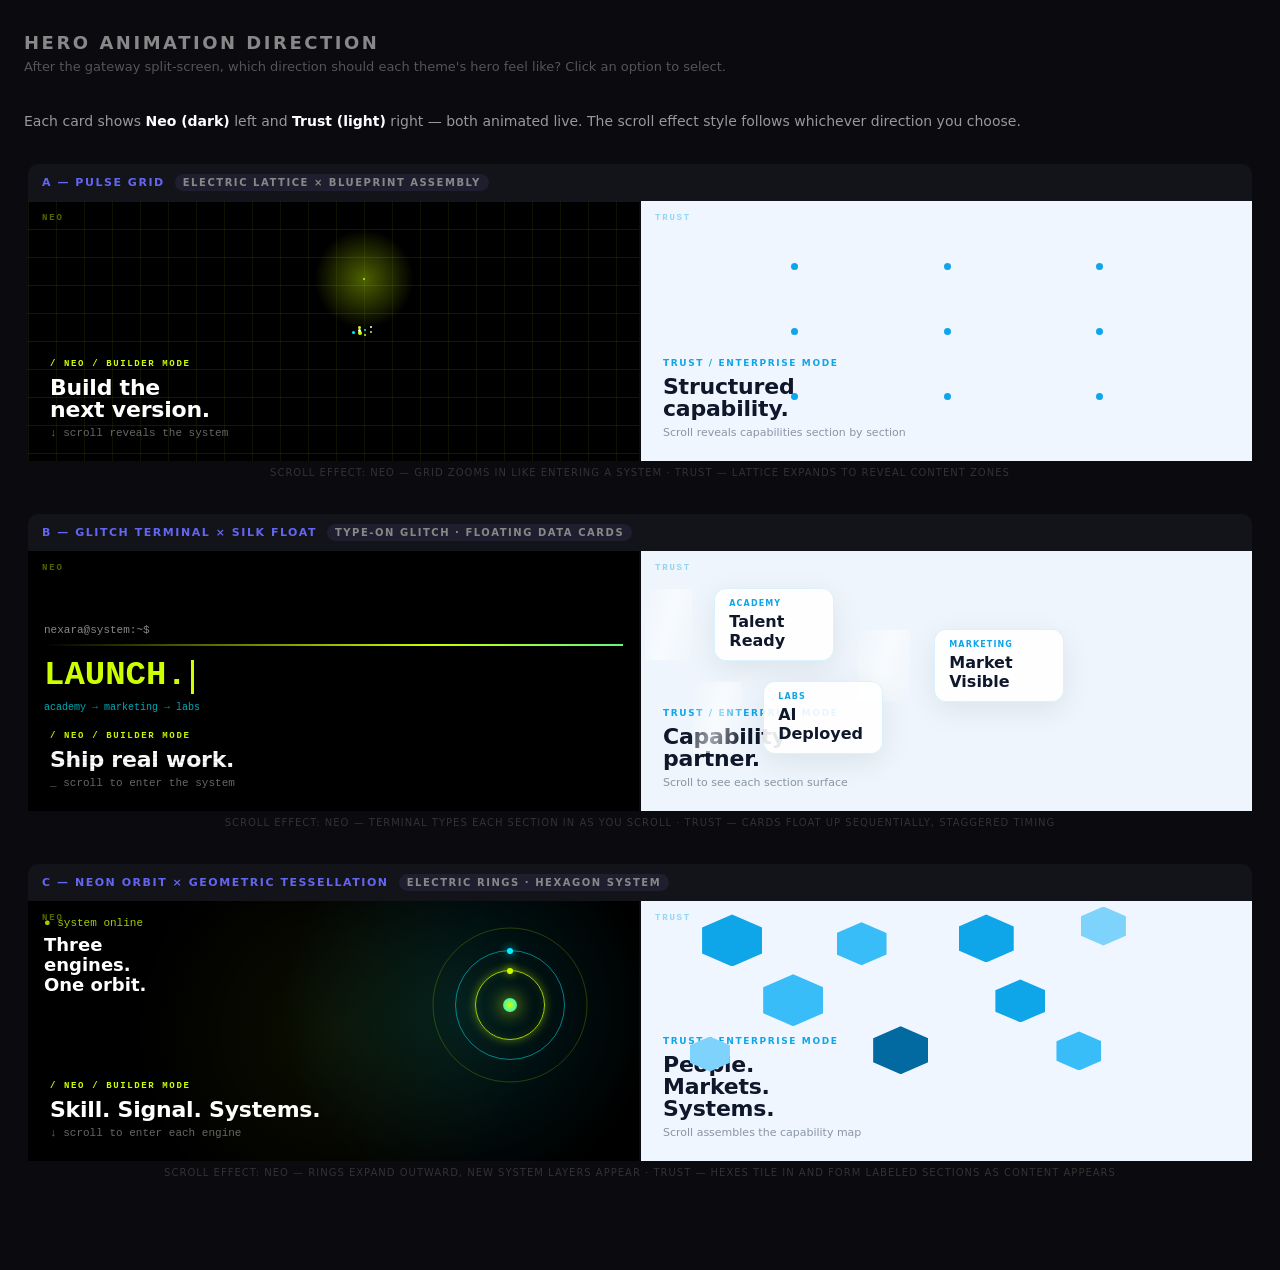
<file: .superpowers/brainstorm/62875-1780314486/content/hero-animation-directions.html>
<!DOCTYPE html>
<html lang="en">
<head>
<meta charset="UTF-8">
<title>Hero Animation Directions</title>
<style>
  * { box-sizing: border-box; margin: 0; padding: 0; }
  body { background: #0a0a0f; color: #fff; font-family: system-ui, sans-serif; padding: 32px 24px 60px; min-height: 100vh; }

  h1 { font-size: 18px; font-weight: 800; letter-spacing: .14em; text-transform: uppercase; color: #888; margin-bottom: 6px; }
  .subtitle { font-size: 13px; color: #555; margin-bottom: 36px; }

  .option-row { display: grid; grid-template-columns: 1fr 1fr; gap: 2px; margin-bottom: 3px; cursor: pointer; }
  .option-row:last-of-type { margin-bottom: 0; }

  .option-group { margin-bottom: 28px; border: 2px solid transparent; border-radius: 14px; overflow: hidden; transition: border-color .2s; padding: 2px; }
  .option-group.selected { border-color: #6366f1; }
  .option-group:hover { border-color: rgba(99,102,241,.45); }

  .option-label { font-size: 11px; font-weight: 800; letter-spacing: .14em; text-transform: uppercase; padding: 10px 14px; background: #13131a; color: #6366f1; display: flex; align-items: center; gap: 10px; border-radius: 10px 10px 0 0; }
  .option-label .tag { font-size: 10px; background: #1e1e2e; color: #888; padding: 3px 8px; border-radius: 999px; }
  .option-label .sel-badge { margin-left: auto; font-size: 10px; background: #6366f1; color: #fff; padding: 3px 10px; border-radius: 999px; opacity: 0; transition: opacity .2s; }
  .option-group.selected .sel-badge { opacity: 1; }

  /* ── PANEL BASE ── */
  .panel { height: 260px; position: relative; overflow: hidden; display: flex; flex-direction: column; justify-content: flex-end; padding: 22px; }
  .panel-neo { background: #000; }
  .panel-trust { background: #f0f6ff; }

  .panel-badge { font-size: 9px; font-weight: 800; letter-spacing: .18em; text-transform: uppercase; margin-bottom: 8px; }
  .panel-neo .panel-badge { color: #ccff00; font-family: monospace; }
  .panel-trust .panel-badge { color: #0ea5e9; }

  .panel-title { font-size: 22px; font-weight: 900; line-height: 1; letter-spacing: -.01em; }
  .panel-neo .panel-title { color: #fff; font-family: 'Syne', system-ui; }
  .panel-trust .panel-title { color: #0f172a; }

  .panel-sub { font-size: 11px; margin-top: 6px; opacity: .6; }
  .panel-neo .panel-sub { color: #aaa; font-family: monospace; }
  .panel-trust .panel-sub { color: #475569; }

  /* ─── OPTION A: Particle Surge / Blueprint Lattice ─── */

  /* Neo A: electric particles explode */
  .neo-a-bg { position: absolute; inset: 0; }
  .neo-a-bg canvas { width: 100%; height: 100%; display: block; }
  .particle { position: absolute; border-radius: 50%; animation: particleFly linear infinite; }
  @keyframes particleFly {
    0% { transform: translate(0,0) scale(1); opacity: 1; }
    100% { opacity: 0; transform: translate(var(--dx), var(--dy)) scale(0); }
  }
  .neo-a-grid { position: absolute; inset: 0; background: linear-gradient(rgba(204,255,0,.1) 1px, transparent 1px), linear-gradient(90deg,rgba(204,255,0,.07) 1px,transparent 1px); background-size: 28px 28px; animation: gridPulse 3s ease-in-out infinite; }
  @keyframes gridPulse { 0%,100%{opacity:.4} 50%{opacity:1} }

  .neo-a-orb { position: absolute; top: 30%; left: 55%; width: 100px; height: 100px; border-radius: 50%; background: radial-gradient(circle, #ccff0060, transparent 70%); animation: orbPulse 2s ease-in-out infinite; transform: translate(-50%,-50%); }
  @keyframes orbPulse { 0%,100%{transform:translate(-50%,-50%) scale(1); opacity:.7} 50%{transform:translate(-50%,-50%) scale(1.35); opacity:1} }

  .neo-a-ring { position: absolute; top: 30%; left: 55%; border-radius: 50%; border: 1px solid rgba(204,255,0,.5); transform: translate(-50%,-50%); animation: ringExpand 2s ease-out infinite; }
  .neo-a-ring:nth-child(2) { animation-delay: .66s; }
  .neo-a-ring:nth-child(3) { animation-delay: 1.33s; }
  @keyframes ringExpand { 0%{width:30px;height:30px;opacity:1} 100%{width:180px;height:180px;opacity:0} }

  /* Trust A: blueprint lines draw in */
  .trust-a-bg { position: absolute; inset: 0; overflow: hidden; }
  .trust-a-line { position: absolute; background: rgba(14,165,233,.18); }
  .trust-a-line.h { height: 1px; animation: lineGrowH 3s ease-in-out infinite alternate; }
  .trust-a-line.v { width: 1px; animation: lineGrowV 3s ease-in-out infinite alternate; }
  @keyframes lineGrowH { 0%{width:0;opacity:0} 20%{opacity:1} 100%{width:100%;opacity:.5} }
  @keyframes lineGrowV { 0%{height:0;opacity:0} 20%{opacity:1} 100%{height:100%;opacity:.5} }

  .trust-a-node { position: absolute; width: 7px; height: 7px; border-radius: 50%; background: #0ea5e9; animation: nodePulse 2.5s ease-in-out infinite; }
  @keyframes nodePulse { 0%,100%{transform:scale(1);box-shadow:0 0 0 0 rgba(14,165,233,.4)} 50%{transform:scale(1.4);box-shadow:0 0 0 6px rgba(14,165,233,0)} }

  /* ─── OPTION B: Glitch Type / Silk Float ─── */

  /* Neo B: glitch text reveal */
  .neo-b-glitch-word { font-size: 34px; font-weight: 900; color: #ccff00; font-family: monospace; position: relative; animation: glitchWord 4s linear infinite; display: inline-block; }
  @keyframes glitchWord {
    0%,94%,100% { transform: translate(0); clip-path: none; text-shadow: none; }
    95% { transform: translate(-3px,1px); clip-path: inset(30% 0 40% 0); text-shadow: 3px 0 #00f0ff, -3px 0 #ff003c; }
    96% { transform: translate(3px,-1px); clip-path: inset(60% 0 10% 0); text-shadow: -3px 0 #00f0ff, 3px 0 #ff003c; }
    97% { transform: translate(0); clip-path: none; }
  }
  .neo-b-cursor { display: inline-block; width: 3px; height: 34px; background: #ccff00; margin-left: 4px; animation: cursorBlink .9s step-end infinite; vertical-align: bottom; }
  @keyframes cursorBlink { 0%,100%{opacity:1} 50%{opacity:0} }
  .neo-b-scanline { position: absolute; inset: 0; background: linear-gradient(transparent 50%, rgba(0,0,0,.08) 50%); background-size: 100% 4px; pointer-events: none; animation: scanScroll 8s linear infinite; }
  @keyframes scanScroll { to{background-position:0 100px} }
  .neo-b-bar { height: 2px; background: linear-gradient(90deg, transparent, #ccff00, #00f0ff, transparent); margin-bottom: 10px; animation: barSlide 3s linear infinite; background-size: 200% 100%; }
  @keyframes barSlide { 0%{background-position:0%} 100%{background-position:200%} }

  /* Trust B: silk float panels */
  .trust-b-card { position: absolute; background: rgba(255,255,255,.9); border: 1px solid rgba(14,165,233,.15); border-radius: 12px; padding: 10px 14px; box-shadow: 0 8px 30px rgba(15,23,42,.08); animation: silkFloat linear infinite; }
  @keyframes silkFloat { 0%{transform:translateY(20px);opacity:0} 20%{opacity:1} 80%{opacity:1} 100%{transform:translateY(-30px);opacity:0} }
  .trust-b-card .label { font-size: 8px; font-weight: 800; letter-spacing: .14em; text-transform: uppercase; color: #0ea5e9; margin-bottom: 4px; }
  .trust-b-card .val { font-size: 16px; font-weight: 900; color: #0f172a; }
  .trust-b-shimmer { position: absolute; top: 0; left: -60%; width: 40%; height: 100%; background: linear-gradient(105deg,transparent,rgba(255,255,255,.6),transparent); animation: shimmer 3s linear infinite; }
  @keyframes shimmer { to{left:120%} }

  /* ─── OPTION C: Neon Orbit / Geometric Tessellation ─── */

  /* Neo C: electric orbit rings */
  .neo-c-orbit-wrap { position: absolute; top: 40%; right: 8%; transform: translateY(-50%); }
  .neo-c-ring { border-radius: 50%; border: 1px solid; position: absolute; top: 50%; left: 50%; transform: translate(-50%,-50%); }
  .neo-c-ring-1 { width: 70px; height: 70px; border-color: rgba(204,255,0,.8); box-shadow: 0 0 10px rgba(204,255,0,.4), inset 0 0 10px rgba(204,255,0,.1); animation: spin 4s linear infinite; }
  .neo-c-ring-2 { width: 110px; height: 110px; border-color: rgba(0,240,255,.5); animation: spin 7s linear infinite reverse; }
  .neo-c-ring-3 { width: 155px; height: 155px; border-color: rgba(204,255,0,.2); animation: spin 11s linear infinite; }
  @keyframes spin { to{transform:translate(-50%,-50%) rotate(360deg)} }
  .neo-c-dot { position: absolute; width: 6px; height: 6px; border-radius: 50%; background: #ccff00; box-shadow: 0 0 8px #ccff00; top: -3px; left: 50%; transform: translateX(-50%); }
  .neo-c-center { position: absolute; width: 14px; height: 14px; border-radius: 50%; background: radial-gradient(circle, #ccff00, #00f0ff); box-shadow: 0 0 18px #ccff00; top: 50%; left: 50%; transform: translate(-50%,-50%); animation: centerPulse 2s ease-in-out infinite; }
  @keyframes centerPulse { 0%,100%{transform:translate(-50%,-50%) scale(1)} 50%{transform:translate(-50%,-50%) scale(1.6)} }

  /* Trust C: geometric hexagon tessellation */
  .trust-c-bg { position: absolute; inset: 0; overflow: hidden; }
  .hex { position: absolute; clip-path: polygon(50% 0%,100% 25%,100% 75%,50% 100%,0% 75%,0% 25%); animation: hexPop ease-in-out infinite; }
  @keyframes hexPop { 0%,100%{transform:scale(.8);opacity:.15} 50%{transform:scale(1);opacity:.45} }

  /* ── SCROLL SCROLL label ── */
  .scroll-hint { text-align: center; margin-top: 6px; font-size: 10px; color: #333; letter-spacing: .1em; text-transform: uppercase; }
  .neo-panel-label { position: absolute; top: 12px; left: 14px; font-size: 9px; font-weight: 800; letter-spacing: .2em; text-transform: uppercase; opacity: .4; font-family: monospace; }
  .panel-neo .neo-panel-label { color: #ccff00; }
  .panel-trust .neo-panel-label { color: #0ea5e9; }

  /* ── INSTRUCTION ── */
  .instruction { margin-bottom: 28px; font-size: 14px; color: #999; line-height: 1.6; }
  .instruction strong { color: #fff; }
</style>
</head>
<body>
<h1>Hero Animation Direction</h1>
<p class="subtitle">After the gateway split-screen, which direction should each theme's hero feel like? Click an option to select.</p>

<p class="instruction">Each card shows <strong>Neo (dark)</strong> left and <strong>Trust (light)</strong> right — both animated live. The scroll effect style follows whichever direction you choose.</p>

<!-- ═══ OPTION A ═══ -->
<div class="option-group" id="opt-a" onclick="selectOpt('a')">
  <div class="option-label">
    A — Pulse Grid <span class="tag">Electric lattice × Blueprint assembly</span>
    <span class="sel-badge">✓ Selected</span>
  </div>
  <div class="option-row">
    <!-- NEO A -->
    <div class="panel panel-neo" style="overflow:hidden">
      <div class="neo-panel-label">NEO</div>
      <div style="position:absolute;inset:0">
        <div class="neo-a-grid"></div>
        <div class="neo-a-orb"></div>
        <div class="neo-a-ring"></div>
        <div class="neo-a-ring" style="animation-delay:.66s"></div>
        <div class="neo-a-ring" style="animation-delay:1.33s"></div>
        <!-- scattered particles -->
        <div class="particle" style="width:3px;height:3px;background:#ccff00;top:48%;left:54%;--dx:-90px;--dy:-60px;animation-duration:2.1s;animation-delay:0s"></div>
        <div class="particle" style="width:2px;height:2px;background:#00f0ff;top:49%;left:55%;--dx:70px;--dy:-80px;animation-duration:1.8s;animation-delay:.4s"></div>
        <div class="particle" style="width:4px;height:4px;background:#ccff00;top:50%;left:54%;--dx:-60px;--dy:70px;animation-duration:2.4s;animation-delay:.7s"></div>
        <div class="particle" style="width:2px;height:2px;background:#fff;top:48%;left:56%;--dx:80px;--dy:60px;animation-duration:1.9s;animation-delay:.2s"></div>
        <div class="particle" style="width:3px;height:3px;background:#00f0ff;top:50%;left:53%;--dx:-50px;--dy:-90px;animation-duration:2.2s;animation-delay:.9s"></div>
        <div class="particle" style="width:2px;height:2px;background:#ccff00;top:51%;left:55%;--dx:90px;--dy:-40px;animation-duration:2s;animation-delay:1.1s"></div>
        <div class="particle" style="width:3px;height:3px;background:#fff;top:49%;left:54%;--dx:40px;--dy:95px;animation-duration:2.3s;animation-delay:1.5s"></div>
        <div class="particle" style="width:2px;height:2px;background:#ccff00;top:50%;left:56%;--dx:-100px;--dy:20px;animation-duration:1.7s;animation-delay:.3s"></div>
      </div>
      <div class="panel-badge">/ NEO / BUILDER MODE</div>
      <div class="panel-title">Build the<br>next version.</div>
      <div class="panel-sub">↓ scroll reveals the system</div>
    </div>
    <!-- TRUST A -->
    <div class="panel panel-trust">
      <div class="neo-panel-label">TRUST</div>
      <div class="trust-a-bg">
        <!-- horizontal lines -->
        <div class="trust-a-line h" style="top:25%;animation-delay:0s"></div>
        <div class="trust-a-line h" style="top:50%;animation-delay:.4s"></div>
        <div class="trust-a-line h" style="top:75%;animation-delay:.8s"></div>
        <!-- vertical lines -->
        <div class="trust-a-line v" style="left:25%;animation-delay:.2s;top:0"></div>
        <div class="trust-a-line v" style="left:50%;animation-delay:.6s;top:0"></div>
        <div class="trust-a-line v" style="left:75%;animation-delay:1s;top:0"></div>
        <!-- nodes at intersections -->
        <div class="trust-a-node" style="top:calc(25% - 3px);left:calc(25% - 3px);animation-delay:0s"></div>
        <div class="trust-a-node" style="top:calc(25% - 3px);left:calc(50% - 3px);animation-delay:.5s"></div>
        <div class="trust-a-node" style="top:calc(25% - 3px);left:calc(75% - 3px);animation-delay:1s"></div>
        <div class="trust-a-node" style="top:calc(50% - 3px);left:calc(25% - 3px);animation-delay:.3s"></div>
        <div class="trust-a-node" style="top:calc(50% - 3px);left:calc(50% - 3px);animation-delay:.8s"></div>
        <div class="trust-a-node" style="top:calc(50% - 3px);left:calc(75% - 3px);animation-delay:1.3s"></div>
        <div class="trust-a-node" style="top:calc(75% - 3px);left:calc(25% - 3px);animation-delay:.6s"></div>
        <div class="trust-a-node" style="top:calc(75% - 3px);left:calc(50% - 3px);animation-delay:1.1s"></div>
        <div class="trust-a-node" style="top:calc(75% - 3px);left:calc(75% - 3px);animation-delay:1.6s"></div>
      </div>
      <div class="panel-badge">TRUST / ENTERPRISE MODE</div>
      <div class="panel-title" style="color:#0f172a">Structured<br>capability.</div>
      <div class="panel-sub">Scroll reveals capabilities section by section</div>
    </div>
  </div>
  <div class="scroll-hint">Scroll effect: Neo — grid zooms in like entering a system · Trust — lattice expands to reveal content zones</div>
</div>

<!-- ═══ OPTION B ═══ -->
<div class="option-group" id="opt-b" onclick="selectOpt('b')">
  <div class="option-label">
    B — Glitch Terminal × Silk Float
    <span class="tag">Type-on glitch · Floating data cards</span>
    <span class="sel-badge">✓ Selected</span>
  </div>
  <div class="option-row">
    <!-- NEO B -->
    <div class="panel panel-neo">
      <div class="neo-panel-label">NEO</div>
      <div class="neo-b-scanline"></div>
      <div style="position:absolute;top:28%;left:16px;right:16px">
        <div style="font-family:monospace;font-size:11px;color:#888;margin-bottom:8px">nexara@system:~$</div>
        <div class="neo-b-bar"></div>
        <div class="neo-b-glitch-word">LAUNCH.</div><div class="neo-b-cursor"></div>
        <div style="font-family:monospace;font-size:10px;color:rgba(0,240,255,.7);margin-top:8px">academy → marketing → labs</div>
      </div>
      <div class="panel-badge">/ NEO / BUILDER MODE</div>
      <div class="panel-title">Ship real work.</div>
      <div class="panel-sub" style="font-family:monospace">_ scroll to enter the system</div>
    </div>
    <!-- TRUST B -->
    <div class="panel panel-trust" style="background:#eef5fc">
      <div class="neo-panel-label">TRUST</div>
      <!-- floating data cards -->
      <div class="trust-b-card" style="top:14%;left:12%;width:120px;animation-duration:4s;animation-delay:0s">
        <div class="trust-b-shimmer"></div>
        <div class="label">Academy</div>
        <div class="val">Talent Ready</div>
      </div>
      <div class="trust-b-card" style="top:30%;left:48%;width:130px;animation-duration:4.5s;animation-delay:.8s">
        <div class="trust-b-shimmer"></div>
        <div class="label">Marketing</div>
        <div class="val">Market Visible</div>
      </div>
      <div class="trust-b-card" style="top:50%;left:20%;width:120px;animation-duration:3.8s;animation-delay:1.6s">
        <div class="trust-b-shimmer"></div>
        <div class="label">Labs</div>
        <div class="val">AI Deployed</div>
      </div>
      <div class="panel-badge">TRUST / ENTERPRISE MODE</div>
      <div class="panel-title" style="color:#0f172a">Capability<br>partner.</div>
      <div class="panel-sub">Scroll to see each section surface</div>
    </div>
  </div>
  <div class="scroll-hint">Scroll effect: Neo — terminal types each section in as you scroll · Trust — cards float up sequentially, staggered timing</div>
</div>

<!-- ═══ OPTION C ═══ -->
<div class="option-group" id="opt-c" onclick="selectOpt('c')">
  <div class="option-label">
    C — Neon Orbit × Geometric Tessellation
    <span class="tag">Electric rings · Hexagon system</span>
    <span class="sel-badge">✓ Selected</span>
  </div>
  <div class="option-row">
    <!-- NEO C -->
    <div class="panel panel-neo">
      <div class="neo-panel-label">NEO</div>
      <div style="position:absolute;inset:0;background:radial-gradient(circle at 72% 42%, rgba(0,240,255,.12), transparent 40%), radial-gradient(circle at 50% 50%, rgba(204,255,0,.06), transparent 60%)"></div>
      <div class="neo-c-orbit-wrap" style="width:160px;height:160px">
        <div class="neo-c-ring neo-c-ring-1"><div class="neo-c-dot"></div></div>
        <div class="neo-c-ring neo-c-ring-2"><div class="neo-c-dot" style="background:#00f0ff;box-shadow:0 0 8px #00f0ff;animation-delay:.5s"></div></div>
        <div class="neo-c-ring neo-c-ring-3"></div>
        <div class="neo-c-center"></div>
      </div>
      <div style="position:absolute;top:16px;left:16px;right:180px">
        <div style="font-size:11px;color:#ccff00;font-family:monospace;opacity:.8;margin-bottom:6px">● system online</div>
        <div style="font-size:18px;font-weight:900;color:#fff;line-height:1.1">Three<br>engines.<br>One orbit.</div>
      </div>
      <div class="panel-badge">/ NEO / BUILDER MODE</div>
      <div class="panel-title">Skill. Signal. Systems.</div>
      <div class="panel-sub">↓ scroll to enter each engine</div>
    </div>
    <!-- TRUST C -->
    <div class="panel panel-trust">
      <div class="neo-panel-label">TRUST</div>
      <div class="trust-c-bg">
        <!-- hex tiles -->
        <div class="hex" style="width:60px;height:52px;background:#0ea5e9;top:5%;left:10%;animation-duration:3s;animation-delay:0s"></div>
        <div class="hex" style="width:50px;height:43px;background:#38bdf8;top:8%;left:32%;animation-duration:3.5s;animation-delay:.4s"></div>
        <div class="hex" style="width:55px;height:48px;background:#0ea5e9;top:5%;left:52%;animation-duration:4s;animation-delay:.8s"></div>
        <div class="hex" style="width:45px;height:39px;background:#7dd3fc;top:2%;left:72%;animation-duration:3.2s;animation-delay:.2s"></div>
        <div class="hex" style="width:60px;height:52px;background:#38bdf8;top:28%;left:20%;animation-duration:3.8s;animation-delay:.6s"></div>
        <div class="hex" style="width:50px;height:43px;background:#0ea5e9;top:30%;left:58%;animation-duration:3.1s;animation-delay:1s"></div>
        <div class="hex" style="width:40px;height:35px;background:#7dd3fc;top:52%;left:8%;animation-duration:4.2s;animation-delay:.3s"></div>
        <div class="hex" style="width:55px;height:48px;background:#0369a1;top:48%;left:38%;animation-duration:3.6s;animation-delay:.9s"></div>
        <div class="hex" style="width:45px;height:39px;background:#38bdf8;top:50%;left:68%;animation-duration:3.3s;animation-delay:1.4s"></div>
      </div>
      <div class="panel-badge">TRUST / ENTERPRISE MODE</div>
      <div class="panel-title" style="color:#0f172a">People.<br>Markets.<br>Systems.</div>
      <div class="panel-sub">Scroll assembles the capability map</div>
    </div>
  </div>
  <div class="scroll-hint">Scroll effect: Neo — rings expand outward, new system layers appear · Trust — hexes tile in and form labeled sections as content appears</div>
</div>

<script>
function selectOpt(id) {
  document.querySelectorAll('.option-group').forEach(el => el.classList.remove('selected'));
  document.getElementById('opt-' + id).classList.add('selected');
  if (window.parent && window.parent.postMessage) {
    window.parent.postMessage({type:'choice', choice: id}, '*');
  }
  try {
    fetch('/__event', {method:'POST', headers:{'Content-Type':'application/json'}, body: JSON.stringify({type:'click', choice: id, text: 'Option ' + id.toUpperCase()})}).catch(()=>{});
  } catch(e){}
}
</script>
</body>
</html>
</file>
